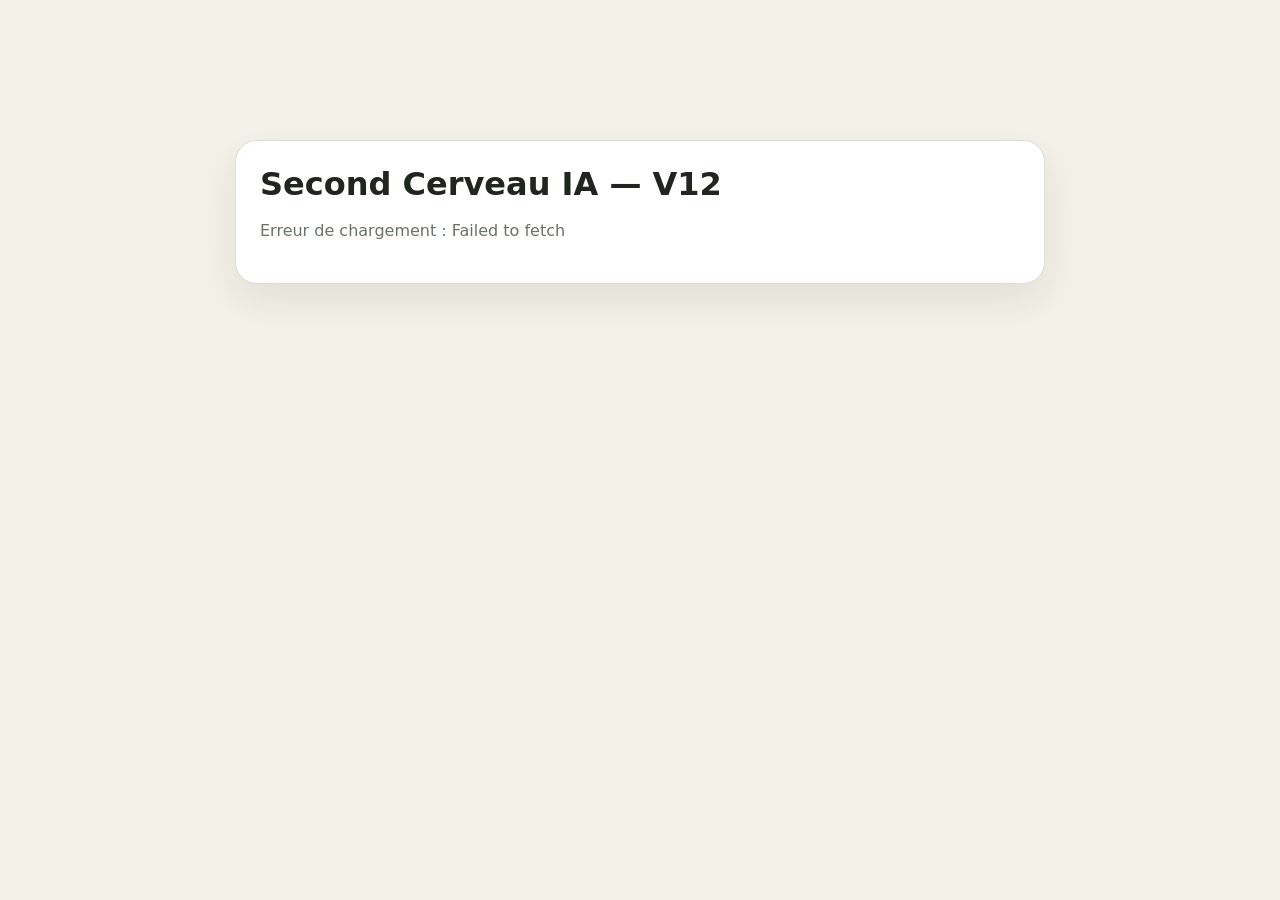
<file: pages/index.html>
<!doctype html>
<html lang="fr">
<head>
<meta charset="utf-8">
<meta name="viewport" content="width=device-width,initial-scale=1">
<title>Second Cerveau IA — V12</title>
<style>body{font-family:system-ui,-apple-system,Segoe UI,Arial,sans-serif;background:#f4f1e8;color:#20251f;margin:0;padding:32px}.card{max-width:760px;margin:12vh auto;background:#fff;border:1px solid #dbe0d6;border-radius:22px;padding:24px;box-shadow:0 16px 42px rgba(28,36,29,.09)}h1{margin:0 0 8px}p{color:#697268;line-height:1.5}</style>
</head>
<body>
<div class="card" id="status"><h1>Second Cerveau IA — V12</h1><p>Chargement de la version GitHub…</p></div>
<script>
(async()=>{
  const status=document.getElementById('status');
  try{
    const sourceUrl='https://raw.githubusercontent.com/jonathan777888/jonathan-os/main/second-cerveau/index.html';
    const wrapper=await fetch(sourceUrl,{cache:'no-store'}).then(r=>{if(!r.ok)throw new Error('Source GitHub introuvable');return r.text()});
    const m=wrapper.match(/const s='([^']+)'/);
    if(!m) throw new Error('Payload V12 introuvable dans GitHub');
    const alphabet='ABCDEFGHIJKLMNOPQRSTUVWXYZabcdefghijklmnopqrstuvwxyz0123456789+/';
    const clean=m[1].replace(/[^A-Za-z0-9+/=]/g,'');
    const out=[];
    let buffer=0,bits=0;
    for(const ch of clean){
      if(ch==='=') break;
      const v=alphabet.indexOf(ch);
      if(v<0) continue;
      buffer=(buffer<<6)|v; bits+=6;
      if(bits>=8){bits-=8;out.push((buffer>>bits)&255)}
    }
    const bytes=new Uint8Array(out);
    if(typeof DecompressionStream==='undefined') throw new Error('Ce navigateur ne prend pas en charge la décompression gzip moderne');
    const ds=new DecompressionStream('gzip');
    const html=await new Response(new Blob([bytes]).stream().pipeThrough(ds)).text();
    if(!html.includes('Second Cerveau IA')) throw new Error('La V12 récupérée est invalide');
    document.open(); document.write(html); document.close();
  }catch(e){
    status.innerHTML='<h1>Second Cerveau IA — V12</h1><p>Erreur de chargement : '+String(e.message||e)+'</p>';
  }
})();
</script>
</body>
</html>
</file>
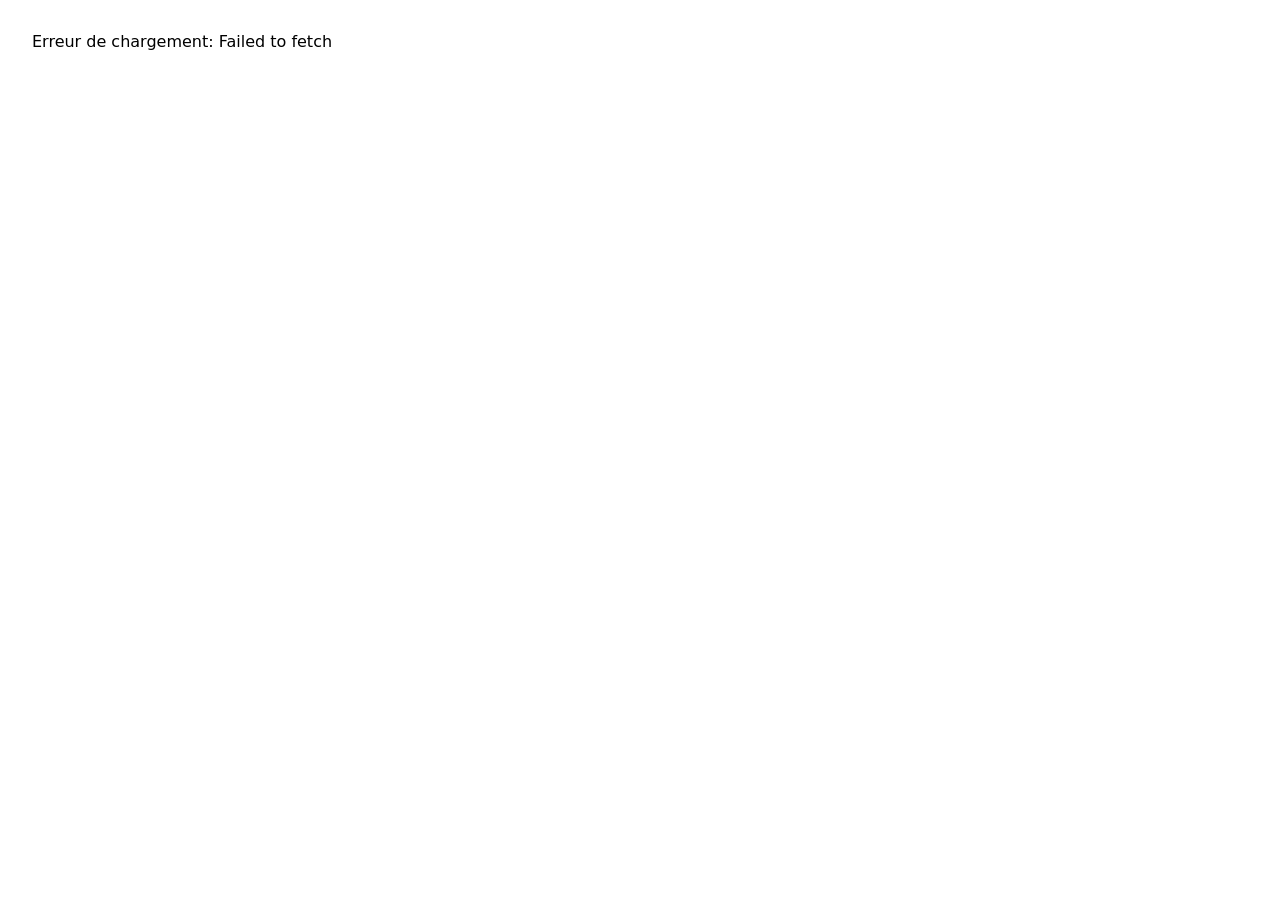
<file: second-cerveau/index.html>
<!doctype html><meta charset="utf-8"><title>Second Cerveau IA V12</title><div id="loading" style="font-family:system-ui;padding:24px">Chargement...</div><script>(async()=>{try{const s='H4sIAJDJlGoC/+1925LbSJbYu74ConoLxBZIkayLqkihatVq9Yxmpe4elbpnOtTyCCRAEioQoACwLsNixD45Yh/tcMSGn+zwi0ezEX71w75N/cl+gT/B55KZSFzIotQzsxthR0erCCAvJ0+ee2aefHzfi0fZ9dw3ptksPLn3GP8YoRtNnMY4aeAL3/Xgz8zPXGM0dZPUz5zGIhu3jhrydeTOfKdxEfiX8zjJGsYojjI/gmKXgZdNHc+/CEZ+ix7sIAqywA1b6cgNfaeLbWRBFvonZz5U84ynfnLhuwvj+RPjX//hvxg/dHuPH3KBe4/T7Br/9pM4zpat1nDSfzDeH3f9o0GrNXcjP4Tn8Rge0nicwW93fDTuwWMQnfcf9Dq9gy5+nC0y3+s/ODx+1DvEmmEQ+f0H3tDveIfwOEl8P+o/OBgdHR/sy+de/4Hvjveop0kcQvXh/pG758PjMFxA9YNHj4bHLjwm2LbrH3iHjxCQqevFl/2O0T2cXxn7PfgnmQzdZu/I3ju0e8d2u3Nsrf52OYyvWmnw+yCa9Idx4vlJC96scC7sYexdL2duMgmifmdFT2PAb2vszoLwuv8cUJ3Y6XWa+bPWIrBb7nwe+i1+YZ/5k9g3vn9uP0kA6XbqRmkr9ZNgPBi6o/NJEi8ir5+4Hs7IBP/CtDVHQTIKfcPNjCye24zGPVug2tg/+Bv7gT/yH3kjazCKwzjpX7hJk7BsrYaLLIsjmOX5IrMz/ypzE9+1Uz/0RxnB3Q+iKQCQrdoAKIzriumi3z3odOZXAzFQd5HFg7nreYgRxN2qDbAsvSCdh+51fxz6V4P3izQLxtctQW39dO4ClQ397BImbDBx51Rx4IbBJGoFgI2U6rVSgCkb0M/LBErhP6JfwDqAP+t390WPxrSrcD8gtMMs+f1R6M7mMInzK3v/4tLehx/WIPQzmIoWgoFQt9qdA3/GrcxlI0gFHaNTwBvRozXIUXF0iJhAsmxN/WAyzfrd9sHBqj0PwlChIIioAGGiCDwAo1D3CPrrduGFoCqc4kXaPz4+xnc5CTAkTOrFWaV3ljZ2ao4eLxm4006nPPZ258ifDXD6W1kCNDeOk1l/MZ/7ychNfcCJO0yLk4nThYDXTgvNh9GhessZjFSgBflJDRV4bF8NtA9AGmkcBp7Bw0BkWXdhgaSHPrQjGNpokaSAjXkcIKcRDG13lAUX/rKCQGQBgT1qS/RX4ZL23J34CgFRHPn8SjYsvwzDeHS+ao/cxKt2RhLP+pQB93qEoCsplrgkPwBQkyTwVNf4MMB/WsA58CbzcRiLWZT2YQaAWJsduztOLGOPqFWy26o9c+cEr+LeffEWFcknc3CnxMEjH2fhDu7taD0a057dTkH6BHHUQsDgRR1LI27ySvNinRPFwAfrGVhjkb0q/65obuOohu4fVeh+1R5mUYHSO0VK3/s0Su/2PoPQAYT2PAlg4Nc/g9KxlUs3iZai8PGwN94b5++B+rNmH3DiDkPA4rLQ0APvyD1yx2XQD8ePqAFVbRmj4Mmu++39AzkOaLflhmF86XvIQdGFmxKCl/GFn4zhPSuZChYf+N644x+XMXhUxCBi2U1yndk96nj+BJSkB/8N4e/x+NG4a8mel/M4DXD6+4kPvAQ8PhBqb4/Unpjm4x7pQJh38bXT+ZtVG/vSWgDZCYyY+YMgAlsMiDgvK9uh32IiW/4FAJgKKRPFnl/TVC6l6Reye7N10PkbG/+xBr+HyfT8q/6eDtvBAelrqbV6PZ1GkeJ0gVzE40bK1QwTMpUODmz5f/v40NIFWMeA5oyeMqv2OvYeWFZdMKuOLNY/JDz6oT/OJGHAnA0HWbwYTVvMkhpq2l7iToDPJ0ut8BCeB4rCjnuiKBs1QHw1tC+0ZgFU/G9fQnrcs7t7j+yjfbvdPbBsYOkOjmS/OpLuniU6ZNm3zKegt9cpTgGJYm3YQloKfPcUvssg7B1YEjueP3YXYcZdGtM9JSsB+gOp+VnKoXVVNXr20OjByi0PEJTVUVtCRNoi4Q7mkfjFY9jT2IF+C+A7dyrv4cF+76CnCyUN1uM6o0WT0HvrMKdN4IEgaUYf8BjQpL0HVNnrWSXpqTjmqICL/hSFjy5NH4CHcrx3pDEgOUbNbrtzKOY9tx7vUjugZiqKZx8tlknZbCTDoqQ2DzX2xVE++rOajXUTsM5ArDUnV23Pn2dgjwuYkKXJntZFCHcrivY2FwU3Tpbc21gSPTxZEpiF/h5srAFOIFRIA5S1BScGX+kGCIuEihmCxXKbA0uRBv8Mo2Mc+KE3SeYluw7sjIPc2yLZA+Z16A79cKk1qZhiq0k6Bpu/PMVVkAVMS01rKRyhRmBb5WfaNhU7RLqionPNtDpCjZT4NGBgziwA/[base64]/[base64]/+8RJuW40NY4uts0ezDujff98WYMFKN6KxJM+GUbKYS8i2LIIJEneb1OSMpW2x74WZIhaf48fxQnhCdyqFug1+LFZFqrDoWYBLfe/7Pyyd2quGpV0fvlnZQLNqMbTcDgFz6Je7h3iOSbJq04Cq9rPCOyJlvHNJvk+J9jIEjviIzRQRl76MFWAjolYP5u5nuB29RC7l2MPVhLCvzZn6Kk1uolaZpsKCACIjLigQp9VYXtUICGiwRqtkmXsmW2oYOKTuYoCiDSpgByCS2re48fioWlxw/FYheussAfL7gwRqGbpk4D4JCLYX4iX4LMaZxgqZPHIB8i+Rrj9I1N61lY+OTxtHvy1E0y3zZmtx9ncZDALyHYfMPPjOT2IwoKmF6Aq3vyeH7yfWTgus7tH2a+cfvxAkkmGBvzeJEYIG8CACzzUyNBueynNj3cfswWHj3EkQEC/sINQv6S3P7xQpbKbv/HaCofkMNSBAD/DIMQlILxYRFnAUa60rbxAl4DJ0e3H7EVP8XQrZG6iwt/AhYcvfWwDvYYuRfBBGYIIIQG5/4CY1HG7R+zBIZ4hauFVB7sgdT4RRxPQt/4Kgku/Pbjh3MYscQocVfDCDyngUUBJWdkZTcMmjkokCsBcFsbJ4BmY3r7MQFBZHiA2RGQCvYM3tcP3a7RB+AWOLwQ/gcmStjUTo05IH10+9FDyZWCOIEqMCUpzCHCaRvuhT/CiRkt5tA68R60mRpuNELkGCH9S2tykZ/[base64]/qE6hVEgxTHowWw+dW+MVvkvLE8Xu9DHxPLyb0goLpDVlUPCEPfBlfOQ0Ktex1OsZxr9MAFPnI+v6TdA4U9ArR7jRQ1UJ7D6HBIqj0773HLsV4dILBFw2kCQIAQ3pn8OY1bmponPzq9mMKk/x0moD/JGikUO4rPx0Bom4/hkzFYEItIpp1lvwgMmexF4DCS0B/gGwCNbBAOyunHRtroGgy4gV9kzTEZKOhToaLAFwSSApP+ACzHADFPX5ITyePaZG/ULOhIBejq87iXT2w8BA9yGjAmk6+BDWNfchin97dC0DKVuN5AaYYEAQy7jQOgVydxjTL5mn/4cN2u/05A3Un6XaYhIKlnv2rtjGOAzvX7i4IqxE4VoukFulbywFmTCTXZ1HiT4Akky3YGaTH02kAQIP4OMvJbkM9A5f+uDJHxrnT//Pf/uk/GWfgfQJMPpE20nlZMtSZBdzKL4MIZNgL10ixDT9NSeojTxjev/7Df3XRG2DmUHKH7RliliFIPtRCqAaJv4D50QJIGSCyVMgACBfBp3LOK7bPRjwi4/a/I0uC56SxE68n1VCB5NbXYOT4GckeKrqebmSNF9R5kXi+iWdoBoWukgJGM56zZAmtxqZJfiUq4Dw/ZUmjNVOeJkSODkz6AsipUZy7GlpNhWWHVUGrCkNPCVkSr6jb+VGo9jVaXlPv0tCpqHM9zFr8nMSXmj4vWUiszF+hjQ7m4DRIcU4zl76iaYzqmgiM6A0s7xHqdySAD4vAyJAaUU9ApXkST5BW/UTX4uunFsfxFdjUDQP37QHp4++tOPuVwIHG28RjOLI7mRxsZIzbcRswIa+kFUyN5CYwewx1xCCNOfQQi5j+IJA/3Tv59QJQA05FS2DKBXsrGYEtD6gH/syQ4hSOT2Ee9jQ1gXBexsk5U9YGtbChwwinxpi7qeq4rhdwkn7zMzsCb0i6Qi4IlzCIkzWdBTOgkQu/[base64]/NwAf/g2kZE79gTBwOKIw0IhYw2FH3/osNfwX4hONSooSIicR48T7bshinjz21jMjyfa2V+BWgkA2WrXrh0SY2qWIqywcgiA0Z9D47/Z5mET2kb3GIb65cB4wrZzzOBtzJEBbqrpmgK3qyLAgAkZkJUfxEkkwWQokLA3a7nS8GHknxAKYKUzwlIqpJaacCgsW1RI8l6JMnWCEuNdF8JJmONiPCqSMYn0q8LaJihD73NRIpefr3wER8F1D4DKx/eG14cpK33PmItBicRICQROsuje2BVZCBHUp+o2jitI4i7zANatXrK0KC5KmQcoaMa1NEVTmG9S2/tlXhV58vnCzgFPIATDvZ73mMuygx3DhTm3v4vYDwjGKEBXpX8nyj/RfBpC/Ev4lMg/[base64]/rA8PMr98lMdhVE58WKIqrNGCT0aIEL0LYBhje8GQb4N5lIHvRlgXv3Q2Ra13EG2k8je03s25hEW0t7+awVxC7fRwncufpNM6+BO9ND7IayDZgM4AjdafDx+sz1AJjBar/6uzbb/KKBTqmeuM4IXcFSj9HplEquW4FvLpW3Dh5Piv0VMeAYvW0IV2jvC9mw3EAEslwRyN/ntHCXRiMKADx8H0aR3Yb/62TC9oC83pLAnQTxrgDASEpqsBnt1TY2KEepLcNucib2gXLW664iQU2IKgQHU9Qm0B5NWtKwgkAS6ttvF6g83iFqhnUEboPCRv6+hKaMV8E6BPgclUgscqeGAeeWKP6ICfXBwzXW1RuYd7BpR/nEVGPlvAmBEx7FM9gZih05TR+N4TRnjcQP+hDx3M/glmXvdSuam9LOd8uLhJwKXUUPH7obgYUt9oCoyb/trCytCBg77ZTf1kSRRuELxP0WvH7CYGAUlBMFtx4fkeFzkpBBAwgPKldLq2NIZQqi/M3vMKbe+LIc9yYHpRgpsiDU5GwsHj1TFu0Rvc3gqn0SWykaTAM5Sr2yNcWsdvGKwxQRBzIocVvd4FRm5Jnrgfy7pDUIqyG6wtpye4uiYANelkP+uCmkVfc6PX60E9OJSFgYHSN/a/1oTrFTXwHeNJjvaFzlxxlkuJtQCdn12DnwK8g5VC0hkjJHn3cn0GF2fH5gHE0EGIpxk5+AGyBDoLhkCkNxjnJvsKav9yMQDLhIXObgUdhMcpH/pRLUpEVni379a+CCcdlNB1ifPtkkU2N5tOQpP7zr0Rpq23gskOWLEa4CIMmvtojAcKUQkQG0sw8uf1jRnFfgJCjYOy9jTAAf8WLcn+uQJ0mLDyN9jfIDFFki+CaXO9MAePz7ORes2k5J8t7uF0iM558993vfnj26uz5t984ZrfX7rQ7pm2cPf3ls5dP1Iduzzb+/tmPjpmSEYbrLwD6aJEkgFoo/svnZ69LH9kQu4aPL5794snTH3939vrJ62e/q7Zy8SgvU9POxaNqU6+e/fD82W+4rfdx5GZTN2p54Edci8WDtHXRzYu/fPKdaFkVFiv1sunWxYE5EAj5wgHsnnjxaEHyARTMs5DI88vr514z8CzbWEAJxKFhRi1z9yU02cal+HjWtNpZfJYlQTRp7h1a7RSI0W/27G7H2sWFgHYUX9aXae1bEoBRCArKiZ0TNFvaczzH36SfKVUCMd6MLVVanNJ/nfi+swy8vvkefPnUtOkkft8sLFqbdES9bz4PicAxXjD1Z0HEziw8fnf7h8RvG0+F1JwkYPsQB4SLAGOexntaDUHZe/sHMqOh/Wl84U7bpo3irG9Cz+4k7b8xR7TpwbTNcRyYb+2r/uFBx77u7+917BEuQQLp9N/cQ5ABnU1LAgy8iRUEpL/CYIoQMiA03gPEScwrOGDGfecmcUgc/FXgg0vwK/kZixdGbswwzPkHkBA0VAm1ja2kIKp4yYe2GgFOwEyrjoegMueFLrVxdQvjeruyq0MD8MZukFI3LCAZRjnYl/rGLwwaASTBFf/[base64]/+lQvilJ2sbBqjukNiYMDIvaLdixUABeSAP2qRAO0e1mGwFoevcBdlGYPglHkCiVdinyVtfxQoBHhg1qugUEnGVLfKQeWuGyjT/GTG4USke1psajAsje+oM/xGzQLGAKoLP4xxa79acwaDiGyk+rbajQqv5PtMUGxRH/Ajh7zbI7HVK6Pu3tvV4N54EY3Elkk6ZIrmqd+0luDbLpJoiblk+kswtn5gI6SvWRF2ikrFlV+KloQ9SnxoyXuS9SP/0viKWgV9+PzsW6ESLXsWTBIs83USz/[base64]/969R5U7XZfC/IMJcAGm32ps9gApZsyUMUHhj7qSm96dvBhm/75tsBAT6OkyYDf27EYzkCa6kGlGPpXKAFxo1nW0WRyClym/jcRuq3IvrjyOcBiHTfEAXAKM0/y1qCHeCL+OVob2UhyShQSv509PcKBGQi7AT/OurNIHUintvzwRBGh/[base64]/Xq9DRpg0Ec4i8sKzbP5CXFC24pl9dJW/3GT6v1wKZNyQWSCxeZA4ADLT1JEve6HaT0VxVDkUq/2sDNz1yY3gRcZSie7OwkbezUgibe8M+3ThU3K2slOVO0tLODwW4QCJINHceMh+/BOTet5bf0o42uEnCbAkP13nyDHdnJW/TYsecN/YrJg1IFvYUFfummuF2X565aWc77/ftq9kCcBODO3txo86W9EzMj3hSUip9MFPY5QGuz8rCWqGNcz/M9Bw8T4nykycipzJkoPighB8quQYzwmxeJwx0ylgZqDvLh7+w070O5m5v7xS/wzoLJ16s7yYBg3d1drRSG6E0BvRwTpMicgh80ohK61dEpyTzQ8ZFLxMS9dO6yIyqBkNyqoGG7lxYD7xTmQ/VtYwlNgCkdRTJaaN6q7rxDF3+ean07qGpOBQZbV7kKvdPAKiICquzs6NpwM1b0khp2VjmAU4LwDYaTbC1o9VaHE4NKua6fnttv3lpVkYOlLAv/VUQ9ZVkzPaXUBP7pllBPuXgOeQH2NZSrayv49hWr6NRhzQUmXXpzU9Lba7WZpqFqdNmdSqvu5c1NRZWRgcN/bm6qzoAo0ZbejFN6vrl581aWIb/MKQXHBqk6Cwyjz3+LitswdJpbUflP2TGZTuKveKe5JE6ROgrfrNPCI3gvSE7arFngMIOjdyaD2k0eZ67QtYkvF8UUnaAW4N81aKFPCquFJxoGSjFUGsVP7XEQec3IOUF8NSNu20LlJwMNxBP3saZFJoTzuWGPT49lgItbBHa+SKdNAmWF/+bDLTyp4abZwrteM149UOHzj7ftIBqF+LNZwIZFKKDGxAzUoxnaDjM/IWzedxyuMCiAxiPgLyuJ1/xrGs/8TwbOqunh86JA64M564M4rB7hyZ1tS1kc3Li5qX7w4T3TGzVoLbndzw4SfWpIqJ7gGJYV/cmnvvhINKcAr85oYaz5VDbyIJEpwk0woaU2amf0k6NVnxeRuisQBTYlcxroHkdFKmyZys0R6xzCjhR2mO99i+eNE1S/dYYZNmaVq9CCbm09+iJrsY5lDah+shZUj2t9tbzERn+t1n/FKErJc2WQrPrylRDMmspFW6B5UQ4nXZDfBR7ii/jST566KfqLudlgfvP1V/A58WlnX/Phm58Wnb1Op4V/DsdvH05sqk0Ogh7FAvJoyk1Pytog/Civbr2D+teYBK0cOs5nADDCVILxrztXqCYEzizkWl4uvgaMaKgtfCBna5qboWSxCkP0fskSBTPUASkzbS+idBqMs82RkXVhXz0+QmCDCJ86U7HA2bF7nTVIINBKA5/egbF1dUB6eH6isKBhZwzmXOZHaCuSzWNTdjinY+PWqiijWK6N8QFAErraQjriwc5+Xl6UhqE1K5ZQ7p2OnBO9uxHX3e3a1BA0binTrOiuo2rDTaK4zqxiwVpLTIRk27EavHJOrjjnZOCBpoNqp/QIShAj57qnOov5xGiTh2BjF0gM/KhGYuUhaMoqRIvMTqkQdf4c8yaSDlKdI3UFJ07HWpYr4C5jIIPA7qqhgwnqS/ekUhzVG6BRA3uEEOszOopDVAb48bmH1ovn25jzHin3zM+aFo8P38tBwecB/N8G27kpsAYzyTk7181kqZsR9pHPHzys9OUSPNz6JWakagr8EmqEthJgDGS8V59uYsyoWCLwUqc8StCBi+HTeAEkSzsPOMEzlGxjppRWV+q3WTpxZMnTd/lR3T/9s/HFUhgMK+NP/0Lbq/wUXsrSq8Ih2/z9SffUTE3Q6Cvj9Kfop+j7wvFcPIPr0hFeMpUuxAlA7Xxv+11/Exyf2SbhDYY8DkCJwaAticKinNQIKWcipKiBdJ6V61d8lsZ34pzcRyxP3bSZtDFAa+3saG8y3JQhmkYXT5FQxl69LJkRfz4HUpa/HMAoVC1bNqQpRSCZxdpLdw4j+aJpqtO2qGH9q0wcL3LML+kwtDwF3TZK6CSrrZASxcUF4duPEsdtU/cU01HNIhNbBbna33l80jBR3c+ck+bS3AEC2XFn8wHYeI/xd5jhzxP8OaGfDfyJaWrgoWE24OHB3vHAXL2ZvS2wtzZmGeGjFBEOIIB/mcALFxN8puwQYOHz+/YHPKRzRgiNkydh2DQJ1WbO1yS1mCaaOG8XE7CdI9Acr1++gPkQPISi11kjfwf4Po9HkqJQ2oGnnJ8k9HNHbSriVVCxr+ibs6aJ21z7Dx9eXl62L/facTJ52Ot0Opi5gvacZFNTsfWVI9ptX+2S4LqyHvYGc1SQTzKYo+ECdLbpmfa7l8Bgsugq/329Mp7C06z4zlavqFF+we1rL99ZlZ6APcBDN3FXrVn9ivsBz9Hef+Dtecej9UU4mxQU7LX3TZ4QMDSABChfQXNuYRS2wppakJ7R4+YyVTCpPdRfAZeSwACj8f6wKGx/7vysmwKXMegi4n8NP5rwYndI07bix2t4vIbH1qMOoX3INYY/D+GPjo877t4WCF9fxHPTqYs2IhR7ZBzWz0s9J5DFs8qj8364Br2AqOACWvbDNu1x/AavqDEpnbK528xNGyEWT03emm2gIrJ2TepHbMKbBVGTrbQDa7epBKrjiFZOTUO+pNrYJ+3GbGM2N4c7u7q5OTzoQMvzKzMvkMVz8f365mZ/T/9eQBzuDuMdPlkccQ+ZOyRLyelUi+cJpaCSnjkGxsfczY491szl0zvBj4F3X8OL3L/MZyv4QSVx0FJbF9NY5QpZZLxoGBwGrPlycvtPamsz2QGFZGrg5jdOFGT6jD3lrYB985uAMqyZu0wdKr/aHtRDbaONeCX2mOtfMAIB6kcc3F5ElIO2mjNHy6fTNrGh+ck7RCAYfc8wqxlumcUTAqBGwCY9N22fxTUqblz/ATqMwSLKhNYQaDOVYaEISwxV184rq76nc//aiy8j1Rd0Bq8QSc+Qms2bG/XCMNGwuBOYpd+eJ3RjgIgCN63NkK2kCoEmHACyoCTLzaOQhN/W0qsdjkieng+pBhjw2YBrvkviuct50gg73l0TsV1LA93Slpb8ikKfFdaw/AjXmr4CP7Lphzb5A9JS0GUZDHclTa1nXoBYkY+MprTgUNa0yiuclK+MQxs2Ghie+E3XGf0WPE768aP8gZrpt/rDjywptsD6JxAtFWXeBcwsYFCgFX1vZ0d725GFxRDQQRtoIxiIEYCzRJvqfzsQI5EvfhxoI/pmMRv6STtIv8ZlGl9IV+uU/+Lmx4E25NrS16I0bRsW0vM7RsJTd46RxNM2DEvg5bm3lv1ECRyLwtx9HmXRCPCu8tHx/VO/tb3rfID87keyIQgzOzukeqbX8zhreldQ2Hp8KNtk3BEapXpDmMj9NOUFFsBsjJLcnzvu2EqhdXtdnVB2vStLVLjOKzzSKhwd6LS0CwCVFR13V6PhuFn+wIT/Ag3rb6PwunkXbhfzdZjVGQKbAPvNd1N/40QW8SUMdR1l0A1h11qSn1RwkWgLxvIuYbhpMCM8VQw6mU5KFODX2eEOGFdVb0ZDp7CLSg5MxRFZG/3Z5HiImM6f1779f93/+P/ux79P96PCZFJ3LythNikSrJubnJcwoFJI9VgKqogYlSwmi1y44cKXHzEoIgtgrkPtuzBa1WdcVNI+4yKZ/hkzt6jPuLAHzxySfA+iqWnaYB5i2TwZH5SWt2s5UcHyxnKFnG6mpQmX9XEuJl30m6A53O6VxeLBwnvXNHqPs6mflGlelD3Fen3BBjJc+q7gMhRyrzeEqZ/w7SaAFPkZRKnxr//xPxv8nfo8VXg/xa/[base64]/mUtKhsClApWtinlNsDylsAxIkecR4QCaxZOBr4t/udTgvktsWn4LYoV9g/kM9AaQE/0v0+tHNoytHoLE77gIdOgrN+7PMaSUnqal5euFiPI8353oQoZbni5VyarQtPzbmKwXQPOxaiS5U+Ktm5UFbGY6CuVULZPN9UMS9uqJj/DBzKzKvr6GcNDtXSjlAZTp0+UVtszTM6C43ZfcwBKxGnRr+I8gPWI06NislLIPKdGi3DefpBs5jM2rSkKDb2SvHyZRyDzR4pcXLnGoR2uL9tVlBYUF46EnWvPkef4FmlDerwDiqqTozQCAn/[base64]/[base64]/b60PcrUwelmSvlDSvZnIdknZ28lm4cTFOXph+qyonCDWxmqaigVg7UsRWqYTDdC5ceBzmQ5fdTLsidaglljBF7gBBUJyJ1yfwDMFK/ucfLWpSTlp4ow3YKLHXmmqcLM2oGmOk5WZ5iqHLzNgVNNvW5CDpO9dpFLu1YicDN6Luh1Jsum3ZIEUnTSsWq6+JQpjU5x2WolMuXAT207CU1z8ZXap3D7sfCh/a7PHphMjaUTSp4TiPJnYZoBTlWIirAAK50NKu4ZtTbDD9CXa+SDKX+pjm1DicJQN5Qrpy56N6hslhBHDkDko6Gg8q3W+P3ydIKQl7ijA/Mg4C8UzDN07O4QmrPcqauTm7M2I582jKyMP/1v4b9jvZqgBjQzTFRVkahqC6ELJiOMBeXtrODw3yVq1fJmWdpuJWzzrMnby1SGdLM4LU5Oea6EbobJmZWdfW687O8remDJqTL4rrGhpV+i5Wwu2bW2mJi8lOCPsr9BJjc2sLNzX05mweBWg6rdhS6jOzKbt2kzMfVVv5xYdA147GnmI/lMd2eLdAVg6L8p4MsuwmeX0GTrIL1VlIA5h77AbYDKR1g/lZU3A31PZAL4zHdM4b7eLZcQ1I6NkZgSvI1SnYKQGYXyYI6N0rH/Rq3M0xIo+aG2CPmUuByY/G3+0078cV+EimTfVpk2JIizMlQ5XTBYswJMUvTYSpDYNVKnBh4SIev38RVh4FTDEoKsAEEmIYAfoPszcdmwrYIDahtgHsk0y9BkApo7DPaaI7GlKUQVpFJCsfVg7lJphlaa2rZmadvK0C6DhRVX+Q7YkRZNzOJzP0q1XYN0tACAZKZ7+OY/uK3fd1rHb3cfKmYjBgz9aJJNT3qaH8OpqZsfJC1/yBzR/Ie8b0HukpPlCUzwJKnnK0buLsC+e0XqnI8VpZhC0OkMPmTlbZpT3BgvT9FklkUld53egHYW5E1adaX21EnhZbvdvrLp9WpVHCq9BHuq6Ejx65bLf3M35sgiR7aQ9bteen+gjZFalvI6kfyhGMlLQMVINA9UNyIdeMFqSFIZ+i/YBZxMvFG8VhGpLo/m45OV7/XZVx/yjT77+UafhGYpPzSAUb1VnqRxO+2cZyUXvpBS0jT511E2dd79Or/D4YvlhxXuPn4qq+VOVP+niLYYw/iZRq0kVdAdaNyX2AHMBbW9i8ZisNtdtY03uA6BGFi9NfCn2O6MF0zSoz7W7lHHAjDeWZzcQzQlrF11e4SWaJ2TZub591X+wvZPkdzCmsUYVik6PVoIhM6WURlLgv5TJC7QMd0F3t/imdNFgHhoGS/FPSuIMaqURzZgROYKy3yn3ceSl9PjG6ro7T+o+1T8RCucO/ii6LuBXJbAc726bGa+At6VEha3/Xi0NqnNEh0Fh7pyCiVqf4pkuni6UAAzw8M4cakAyiK5Q8NmC2SHEO67TRLnp6bRxHfwc9e0aCuhJMufIl7PyLPkl9wI6npVsdwxw7cw22Um7hqjnQctAKsGnJVOkSGysgVvyAt+EdUCYY5E2Cn/QVejIRM5815CwNDonC4AYDsWimFDaHNnbHPXNkfVeKvlSl6+qvsP2Wb/ISv4D9gDox4cCXNXFFj4FrYOHqL+QR6HpC2K0n9QqTq1RMPi2t47MwlzLuIvljIL8fdJCFIf0JQnBDY2OSglbEkPpeySFJYe81SeW8Z/5BUCn+CQiInUXRI88JIHVXTnoMR48vARLTiPcj9EtEk8l1mKLEZtQQ6KzBC5pUi44ALcJriFM1UGfZ03JU7erxEbVT+Kwa8HTD9+VCAGFflmsry50YSsOi5B8LdMPBk50F0uTGns+d+/eo5B1Bhlu2IOtWczc4MwrStpVu4vNncV8wBboK4hacUOFAorKR82ZNdW7x4yBk455aTz+tnL7148ef1sB4WaAyRNCm0HbcIUHr3VQ/xnR8ILD/xLBOTFZQZ3+J/qvoq1XmXRl+RZrXMkNbcxv42i7DTCfKkCC18L9aEw7ReXnvkTE7Wg4e28xLphVZaCJJ0VHzVtwZmPZTo+kUIrjIe04PIl/Gi+qTtCSvnG7J711l6iSO+b5WT75sqy3bU79F2gV7dNUvD7Vy/EV/ZK4LmJAGAB3JiKUTaVymvEJIkJvFrmrsYRuyYl9zehElEB7V3OXgczP15klJ8Y+8G7x861fhgEy+52Oh2KZ6iLDzR60jBEFm1+v8L6ZbWVWHGRFxTocWUXNPbI8BWRjh215RbvL0hP2286fEJ/LIlSS1kzfK+nrHEv3QBaIIOgKd1MLXEYFFepw/4aJ51rj5zpq94osGBmQ7CNmvr6IuOKVhhVspkksZai5Nf6xQtBBLQeeFRUoU6Sf2EdEbTx3/vXTWbcRRIWvUjm+13zxtwVbAVFxBl14uPiUXVNUgfp96k/XoS4Lo7n3HlurpzSQXcWMSoX1tXOzhVakw/[base64]/[base64]/zQMEVBQqWAiEVeK5K0OyaxgMw6ILdrmVfnbZdmLQrjBkiiZQBhTLlXHVohfNsARC1U4y+McBHMWENqJyy5NcymvC9lolRnyfRJniq65uEj3Utsv5e22SACd0QIF5bqGA7z2OwtucNXCJ74bXPdVOkStTB72a18yJbRj9jY8NYoK5dnvFNPWyTo1CktMEMhZ+ffKyax/E8AtPvZyXr3d/8eW/z596/[base64]/E51VFI0ak7EAXd2xHkA/aWF+dH0GuVsafTMNUQmuJpkMnSYSZMoyheNr+g4U+GqImEbwbfi6oObJGXJQ6MtSp/yK5H+8D7UlvHcJTRd2BS+bl1A7Bah08J5jJ8u0MDUZQFA5YL7a2jXYf/pn41Ndz0Zf/oXFXDjwa0+Yyq1Xfc8Ofg9qttcz/FNPOyqttdv3FtfxAziTG740JefXG6jtJVvKIwyc5xghBthyv1gETKtIWg5HKGjME7UVDYvm23YVOqcpGwb72K+SlBlMobLT3pY3bgxzO138/lrAssy8HoZJyijfPe8T/+24FujLiws477cKPo1q7tixSeF0nRV3DA5OeNLT/piC0yOmXXOxAoKtnOfBU/3Jyev1C1mfRHp1ssUw91rLoLTdsUc8e1edfeVUoSVnDU5WDkqIjw9gE3HuPo9vmjsiyUdssgvOF0XE0dkteLQo05KrVc2QW64l03sVSQU1LYlUMZJDJBh74ywD5BHpLGek3uqJ7AoHp1/96YOX0/PztoAiTv3JTBv36mo7wbewVRvfrizw2Us+C2CJSJyglsC7g6PFxC8OUguNgc7FUFbDvLnQXJs/duQPDgC2LcuoWh8SR+Y9m2T+YOOCjJvmFsF9vXZ/LMDLhpXgN8vHf/+S8yyfh7klOdSBLJ5hgsAYI5rGb/h+ZYHBC0tBi7TWoM/R8jmPVaUAevdC07Wwfm1RBt5ki11C6p3+/E9337N+yiRN9rGC1z6ntFaRWKcvluTS0uDjPsf6HJoffbGvNTrOCfnPAypvVqT+6rG8Bjw6enSTYrlzZsvWONL+Ukr57UYquTMKmXIklnI8J4wjA/zTsyVJY4b5FdEbrXXtphhtLTT9tOHuWmPbVh5Q/cil7bX0s1q+fW2mLKNLacIV8jdBZtOclcF0It+Y6e6R3HuL/BEo3H7RyStwlW2YkOure1Kx7wt6obbd9W18c05LdVNKnVZLcv30myRBRPwnF/HWliDn/KRBY7fbDRCFAdcgbPOcWm0qwQjgDnVevrEXLfufVXInn4lc8HXXO2jLAdxF6TYZqsRL9tzxgPejrLFAQZiTxRswbqdtJpO/ayds9oV3Z9yHIEA26wP9ESApq748dJODSmneVYULWH/tLIag6/f7FaUx1sR+/k3X6gpLNKgBOLRvHr24tmTs2dnzpt7y4u++UO3Z+KpBZ9+YqLNrHjpqm/80O2CRVnKDFi92Fre/msb+uXXwq7HNJJCvnL9UTAMUV7S7Xp4OkWtNeDVr24qnCklM+iTmD5qoW3iNW40gq4cwVP22gMUyLjECYMAyBF+HheOpWMXxDeJ65m8/cYGkqS6GLIpXBfv+YUbh11xyvv240SkmjQu4hC6d3HPdw5aR4L2aj36xM3hPxw+/OERX3CXZow88QUvD8Q4at7ucT7iJPFlclFKfqmyhHELgNaULhcP3dv/6dJ1yJyfu5QoUzV9JJumPFrVkpI6tOaB2kY6UueAFjfEzvJmH8lmv4S5NbyFUdqW0Je3rsvdarbapaddsq6OYeIgGDuYk/[base64]/avLkRj6+f/fb1k1fPnuRvzkDqPn2tLxbniRC/4ox1WibEL2E60rmLWZt2dqQNpOX1q8sVWJtBgAa+snAnFYhicQ06WK+xdw0yeZrNwpN7/xconV55YLsAAA==',bin=atob(s),a=new Uint8Array(bin.length);for(let i=0;i<bin.length;i++)a[i]=bin.charCodeAt(i);const ds=new DecompressionStream('gzip');const txt=await new Response(new Blob([a]).stream().pipeThrough(ds)).text();document.open();document.write(txt.replace('</body></html>','<script src="challenge-40-days.js" defer><'+'/script><script src="spiritual-ladder.js" defer><'+'/script></body></html>'));document.close()}catch(e){document.getElementById('loading').textContent='Erreur de chargement: '+e.message}})();</script>
</file>
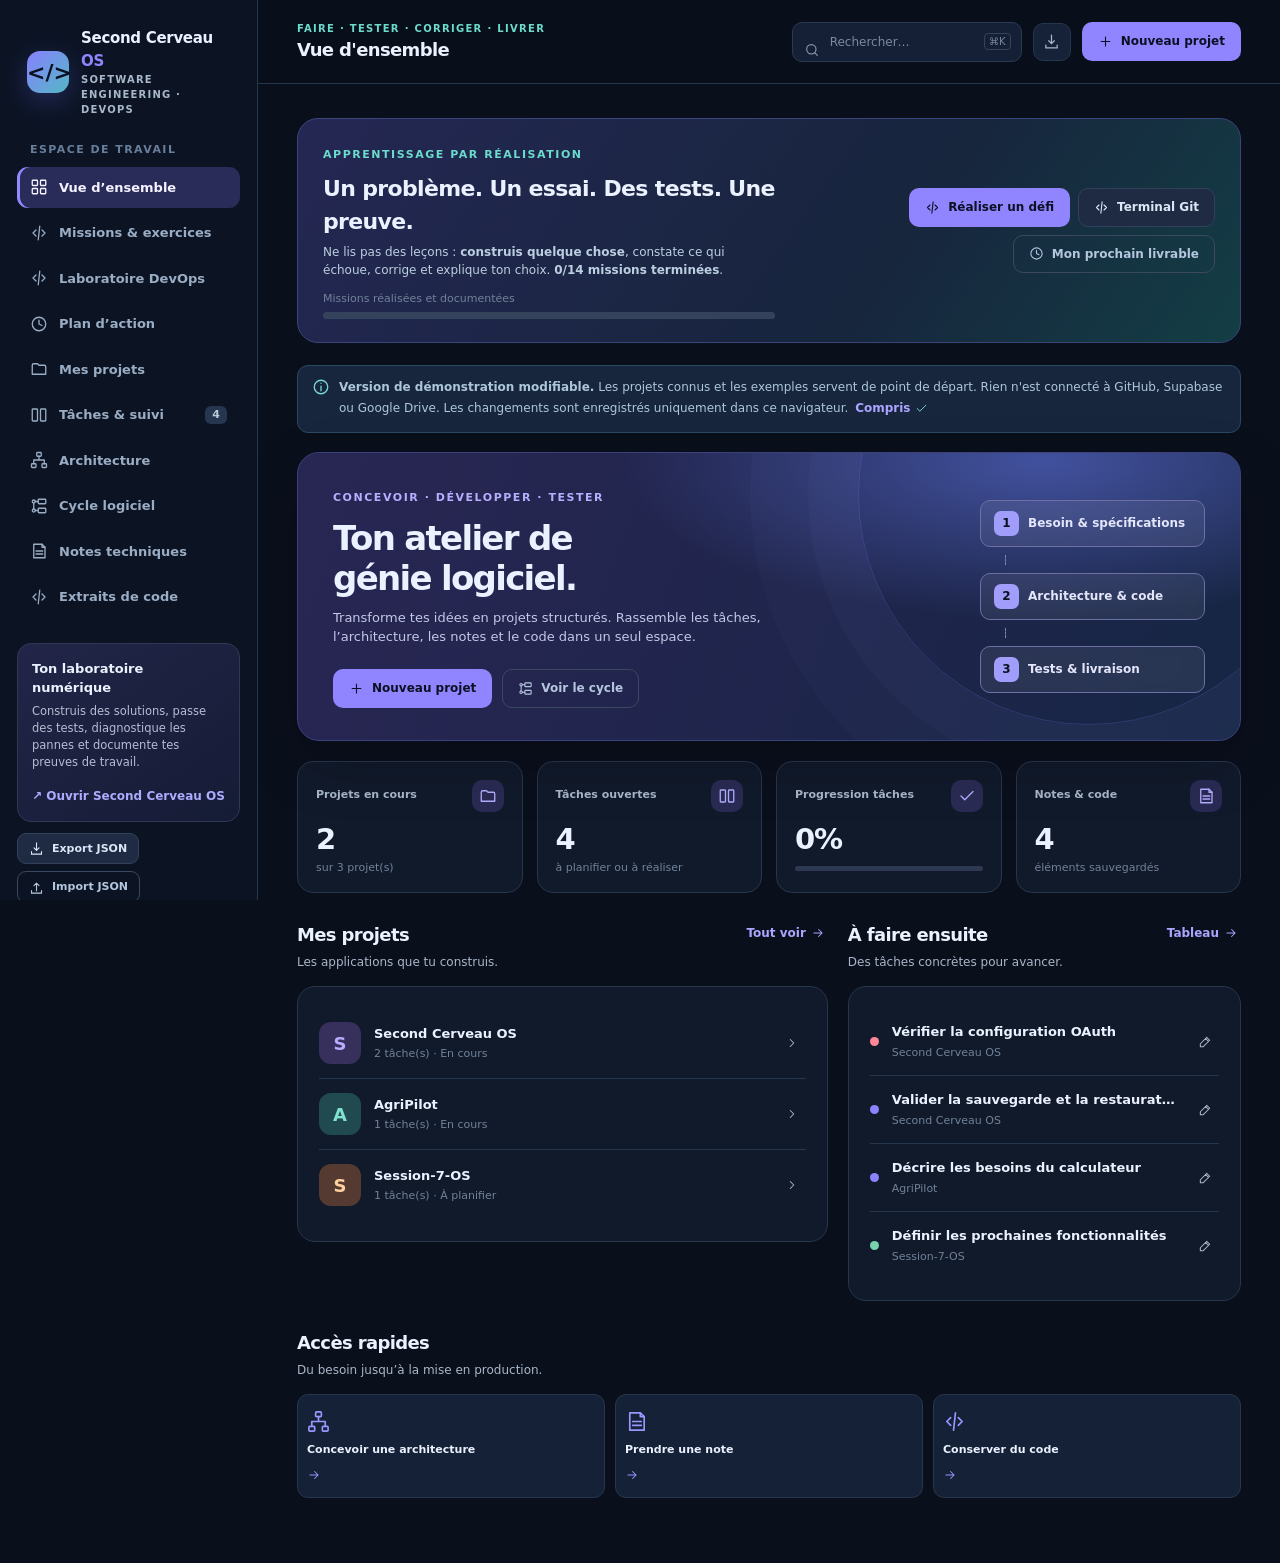
<file: second-cerveau/atelier-genie-logiciel.html>
<!DOCTYPE html>
<html lang="fr">
<head>
<meta charset="UTF-8">
<meta name="viewport" content="width=device-width, initial-scale=1.0">
<meta name="color-scheme" content="dark light">
<meta name="description" content="Atelier actif de développement logiciel : missions, code testé dans le navigateur, pratique Git, diagnostics CI/CD et réalisations de projet.">
<title>Second Cerveau OS · Atelier actif Software Engineering & DevOps</title>
<style>
:root{--bg:#0a0f1c;--sidebar:#0c1424;--surface:#111a2b;--surface2:#152137;--surface3:#1a2941;--line:#26364c;--text:#ebf2ff;--sub:#a9b7ca;--muted:#718299;--accent:#9185ff;--accent2:#6bdbcc;--yellow:#ffc778;--red:#ff8f9d;--shadow:0 22px 60px rgba(0,0,0,.18);--radius:18px;--control:#1b2840}
*{box-sizing:border-box}html,body{height:100%;margin:0}body{background:var(--bg);color:var(--text);font:15px/1.5 system-ui,-apple-system,BlinkMacSystemFont,"Segoe UI",sans-serif;overflow-x:hidden}button,input,textarea,select{font:inherit}button{cursor:pointer}a{color:inherit;text-decoration:none}button:focus-visible,input:focus-visible,textarea:focus-visible,select:focus-visible,a:focus-visible,[tabindex]:focus-visible{outline:2px solid var(--accent2);outline-offset:3px}::selection{background:#7972df;color:#fff}
.app{display:grid;grid-template-columns:258px minmax(0,1fr);min-height:100vh}.sidebar{background:var(--sidebar);border-right:1px solid var(--line);padding:27px 17px 20px;position:sticky;top:0;height:100vh;display:flex;flex-direction:column;gap:25px;z-index:5}.brand{display:flex;align-items:center;gap:12px;padding:0 10px}.brand-mark{width:42px;height:42px;border-radius:13px;display:grid;place-items:center;background:linear-gradient(135deg,#8980ff,#53b8c5);color:#0b1020;box-shadow:0 8px 25px #6366f144;font-size:22px;font-weight:800}.brand-name{font-size:15px;font-weight:800;letter-spacing:-.02em}.brand-caption{font-size:10px;color:var(--sub);letter-spacing:.12em;font-weight:800;text-transform:uppercase}.side-label{color:#697e99;font-size:11px;letter-spacing:.13em;font-weight:800;padding:0 13px;text-transform:uppercase;margin-bottom:8px}.side-nav{display:grid;gap:4px}.nav-btn{width:100%;display:flex;align-items:center;gap:11px;border:0;background:transparent;color:#9aadc4;text-align:left;padding:11px 13px;border-radius:11px;font-size:13px;font-weight:600;transition:background .15s,color .15s}.nav-btn:hover{background:#18253b;color:var(--text)}.nav-btn.active{color:#f5f3ff;background:#292b59;box-shadow:inset 3px 0 #9588ff}.nav-btn svg{flex-shrink:0}.nav-counter{font-size:11px;background:#26364f;color:#bdcad8;margin-left:auto;padding:1px 7px;border-radius:6px}.sidebar-bottom{margin-top:auto}.help-card{padding:15px 14px;border:1px solid #313755;background:linear-gradient(145deg,#222548,#151c35);border-radius:14px}.help-card strong{display:block;font-size:13px}.help-card p{color:#b6bdd4;font-size:11.5px;margin:5px 0 12px}.help-card .minor-link{font-size:12px;font-weight:800;color:#adabff}.side-footer{font-size:11px;color:#718198;padding:18px 11px 0}.main{min-width:0;max-width:100%;}.topbar{height:84px;display:flex;gap:18px;align-items:center;justify-content:space-between;border-bottom:1px solid var(--line);padding:0 39px;position:sticky;top:0;background:rgba(10,15,28,.92);backdrop-filter:blur(16px);z-index:4}.topbar-eyebrow{font-size:10px;letter-spacing:.13em;color:var(--accent2);text-transform:uppercase;font-weight:800}.topbar-title{margin:0;font-size:18px;font-weight:800;letter-spacing:-.035em}.top-actions{display:flex;align-items:center;gap:11px}.search-wrap{position:relative;display:flex;align-items:center}.search-wrap svg{position:absolute;left:12px;color:#8897ad}.search-wrap input{width:230px;padding:10px 12px 10px 37px;background:#152036;color:var(--text);border:1px solid #2b3a51;border-radius:10px;font-size:12px;outline:0}.search-wrap input::placeholder{color:#788aa1}.search-wrap input:focus{border-color:var(--accent)}.kbd{position:absolute;right:11px;color:#76869d;font-size:10px;border:1px solid #34425a;padding:0 4px;border-radius:4px;pointer-events:none}.icon-button{border:1px solid var(--line);background:#162238;color:var(--sub);width:38px;height:38px;border-radius:10px;display:inline-grid;place-items:center}.icon-button:hover{background:#22344d;color:#fff}.btn{display:inline-flex;align-items:center;justify-content:center;gap:8px;border:1px solid transparent;background:var(--accent);color:#0d1024;padding:10px 15px;border-radius:10px;font-size:12px;font-weight:800;white-space:nowrap;line-height:1.4}.btn:hover{filter:brightness(1.09)}.btn-secondary{background:#1e2b43;color:#dce6f8;border-color:#31415b}.btn-ghost{background:transparent;color:#b5c7df;border-color:#3b4960}.btn-danger{background:#512936;color:#ffbec6;border-color:#713c4c}.btn-sm{padding:7px 11px;font-size:11px;border-radius:9px}.btn svg{width:15px;height:15px}.btn:disabled{opacity:.45;cursor:not-allowed}.content{padding:34px 39px 65px;max-width:1480px;margin:0 auto}.row{display:flex;align-items:center;gap:12px}.space-between{justify-content:space-between}.muted{color:var(--sub)}.tiny{font-size:11px;color:var(--muted)}.eyebrow{font-size:11px;font-weight:800;letter-spacing:.14em;text-transform:uppercase;color:var(--accent2)}h1,h2,h3,p{margin-top:0}h1{font-size:30px;line-height:1.18;letter-spacing:-.05em;margin-bottom:10px}h2{font-size:18px;letter-spacing:-.035em;margin-bottom:0}h3{font-size:14px;margin-bottom:6px}p{color:var(--sub)}.section-head{display:flex;align-items:flex-start;justify-content:space-between;gap:12px;margin:28px 0 15px}.section-head .subtext{color:var(--sub);font-size:12px;margin:5px 0 0}.page-intro{display:flex;justify-content:space-between;gap:20px;align-items:flex-start;margin-bottom:28px}.page-intro p{font-size:13px;margin:5px 0 0;max-width:650px}.hero{min-height:234px;position:relative;overflow:hidden;background:radial-gradient(ellipse at 79% 3%,#42519e 0%,transparent 40%),linear-gradient(110deg,#282653 4%,#1d254a 65%,#162644);border:1px solid #3b417a;border-radius:22px;padding:32px 35px;box-shadow:var(--shadow);display:flex;justify-content:space-between;gap:24px}.hero:after{content:"";position:absolute;right:-80px;top:-190px;width:460px;height:460px;border:1px solid #8388ff35;border-radius:50%;box-shadow:0 0 0 50px #9999ff08,0 0 0 108px #9999ff06;pointer-events:none}.hero-copy{max-width:515px;z-index:1}.hero h1{font-size:34px;margin:10px 0}.hero p{font-size:13px;color:#c4c8e7;max-width:500px}.hero-actions{display:flex;gap:10px;flex-wrap:wrap;margin-top:22px}.hero-diagram{position:relative;z-index:1;display:grid;align-content:center;gap:8px;min-width:225px}.pipe-step{border:1px solid #6d70a2;background:#ffffff12;backdrop-filter:blur(5px);padding:10px 13px;border-radius:10px;color:#e4e6fb;font-size:12px;display:flex;gap:9px;align-items:center;font-weight:650}.pipe-step i{display:inline-grid;place-items:center;background:#a09dfb;color:#0a1320;font-style:normal;border-radius:7px;width:25px;height:25px}.pipe-line{border-left:1px dashed #7d82b9;height:10px;margin-left:25px}.stats{display:grid;grid-template-columns:repeat(4,minmax(0,1fr));gap:14px;margin-top:20px}.stat{padding:18px 18px 16px;background:var(--surface);border:1px solid var(--line);border-radius:16px}.stat-top{display:flex;justify-content:space-between;align-items:center;color:var(--sub);font-size:11px;font-weight:650}.stat-icon{width:32px;height:32px;display:grid;place-items:center;border-radius:10px;background:#2a2b54;color:#b5adff}.stat-value{font-size:29px;font-weight:800;line-height:1.15;margin:11px 0 4px;letter-spacing:-.04em}.stat-note{font-size:11px;color:var(--muted)}.overview-layout{display:grid;grid-template-columns:minmax(0,1.35fr) minmax(280px,1fr);gap:20px}.surface{background:var(--surface);border:1px solid var(--line);border-radius:var(--radius);overflow:hidden}.surface-pad{padding:21px}.list-row{display:flex;align-items:center;gap:13px;padding:14px 0;border-top:1px solid var(--line)}.list-row:first-child{border-top:0}.project-logo{width:42px;height:42px;border-radius:12px;display:grid;place-items:center;font-size:18px;font-weight:900;flex-shrink:0}.pl-violet{background:#37305d;color:#b9aaff}.pl-teal{background:#214a50;color:#80e1ce}.pl-orange{background:#543a31;color:#ffd1a1}.pl-blue{background:#244262;color:#a7d5fc}.row-main{min-width:0;flex:1}.row-title{font-size:13px;font-weight:750;white-space:nowrap;overflow:hidden;text-overflow:ellipsis}.row-meta{color:var(--muted);font-size:11px;margin-top:3px}.tag{display:inline-block;border:1px solid #3b4a62;background:#202e43;border-radius:6px;color:#aebed1;font-size:10px;padding:3px 7px;white-space:nowrap;font-weight:700}.tag.green{color:#7fe0bd;background:#16372f;border-color:#245848}.tag.purple{color:#bcb2ff;background:#2a2850;border-color:#45416d}.tag.amber{color:#ffd39b;background:#42352a;border-color:#6b533a}.tag.red{color:#ffacb7;background:#4e293a;border-color:#73404e}.tag.cyan{color:#8ee2e7;background:#1c3948;border-color:#315665}.task-dot{width:9px;height:9px;border-radius:50%;flex:0 0 9px;background:#8b83ff}.task-dot.high{background:#ff8797}.task-dot.low{background:#78d2ae}.empty{padding:32px 12px;text-align:center;color:var(--muted);font-size:13px}.empty svg{display:block;margin:0 auto 9px;color:#7488a1}.link-btn{border:0;background:transparent;color:#aba5ff;font-size:12px;font-weight:800;display:inline-flex;align-items:center;gap:5px;padding:3px}.link-btn:hover{color:#d8d4ff}.progress{height:5px;background:#2d3950;overflow:hidden;border-radius:9px;margin-top:10px}.progress>span{display:block;height:100%;border-radius:9px;background:linear-gradient(90deg,#8c82ff,#66d8ca)}.quick-guide{display:grid;grid-template-columns:repeat(3,1fr);gap:10px}.quick-guide button{border:1px solid var(--line);border-radius:11px;background:#152137;color:var(--text);padding:15px 9px;display:flex;flex-direction:column;align-items:flex-start;gap:9px;text-align:left;font-weight:750;font-size:11px}.quick-guide button:hover{border-color:#6664aa}.quick-guide svg{color:#9996ff}.grid-projects{display:grid;grid-template-columns:repeat(3,minmax(0,1fr));gap:16px}.project-card{border:1px solid var(--line);background:var(--surface);border-radius:17px;padding:20px;display:flex;flex-direction:column;min-height:245px;transition:transform .15s,border .15s}.project-card:hover{transform:translateY(-2px);border-color:#5a608c}.project-card .description{font-size:12px;color:var(--sub);margin-top:12px;line-height:1.65;flex:1}.chips{display:flex;gap:6px;flex-wrap:wrap;margin-top:12px}.card-footer{display:flex;align-items:center;justify-content:space-between;border-top:1px solid var(--line);padding-top:14px;margin-top:17px;gap:8px}.filters{display:flex;gap:8px;flex-wrap:wrap;margin-bottom:18px}.chip-btn{border:1px solid #304056;background:#172237;color:#a8bad0;padding:8px 12px;border-radius:9px;font-size:12px;font-weight:700}.chip-btn.active{border-color:#7975ce;background:#2b2954;color:#ded9ff}.kanban{display:grid;grid-template-columns:repeat(3,minmax(220px,1fr));align-items:start;gap:15px}.kanban-col{background:#10192a;border:1px solid var(--line);border-radius:15px;min-height:315px;padding:15px}.kanban-head{display:flex;justify-content:space-between;align-items:center;padding:2px 2px 16px;font-size:13px;font-weight:800}.kanban-count{background:#28374b;color:#bdcad8;padding:2px 8px;border-radius:7px;font-size:11px}.task-card{background:#182338;border:1px solid #2d3c51;border-radius:12px;padding:14px;margin:0 0 10px}.task-card:hover{border-color:#55647c}.task-card h3{font-size:13px;line-height:1.5;margin-bottom:7px}.task-card p{font-size:11px;margin:0 0 12px;line-height:1.55}.task-footer{display:flex;justify-content:space-between;align-items:center;gap:8px;padding-top:11px;border-top:1px solid #2c3a50}.mini-actions{display:flex;gap:3px;align-items:center}.mini-btn{width:28px;height:28px;display:inline-grid;place-items:center;border:0;color:#aab9ca;background:transparent;border-radius:6px}.mini-btn:hover{background:#293950;color:#fff}.mini-btn svg{width:14px;height:14px}.subtle-divider{height:1px;background:var(--line);margin:21px 0}.editor-layout{display:grid;grid-template-columns:280px minmax(0,1fr);min-height:560px;gap:16px}.note-list{overflow:auto;max-height:640px}.note-item{display:block;width:100%;padding:14px;border:0;background:transparent;border-bottom:1px solid var(--line);text-align:left;color:var(--text)}.note-item.active{background:#252846;border-left:3px solid #a39aff;padding-left:11px}.note-item:hover{background:#1d2a42}.note-item strong{display:block;overflow:hidden;text-overflow:ellipsis;white-space:nowrap;font-size:13px}.note-item span{font-size:11px;color:var(--muted)}.form-field{display:grid;gap:6px;margin-bottom:15px}.form-field label{font-size:11px;color:#b6c6d9;font-weight:800}.field{width:100%;background:#111c30;color:var(--text);border:1px solid #33445b;border-radius:10px;padding:12px 13px;outline:0;font-size:13px}.field:focus{border-color:var(--accent)}.field::placeholder{color:#64768e}select.field{appearance:auto}textarea.field{resize:vertical;min-height:115px}.note-textarea{min-height:400px!important;line-height:1.8}.code-panel{background:#090f1a;border:1px solid #314058;border-radius:12px;overflow:hidden}.code-bar{display:flex;justify-content:space-between;align-items:center;padding:10px 13px;background:#162338;border-bottom:1px solid #2a384c}.code-bar span{color:#b6c3d3;font-size:11px;font-weight:800}.code-pre{margin:0;padding:17px;overflow:auto;color:#d1e2f4;font:12px/1.8 ui-monospace,SFMono-Regular,Consolas,"Liberation Mono",monospace;max-height:300px;white-space:pre;tab-size:2}.snippet-grid{display:grid;grid-template-columns:repeat(2,minmax(0,1fr));gap:16px}.snippet-card{background:var(--surface);border:1px solid var(--line);border-radius:15px;padding:17px}.snippet-card .code-panel{margin-top:13px}.workflow-header{display:grid;grid-template-columns:240px 1fr;gap:18px;align-items:center;margin-bottom:19px}.workflow-progress{padding:18px 20px;background:#1d2443;border:1px solid #373f76;border-radius:14px}.workflow-progress strong{font-size:26px}.stage-grid{display:grid;grid-template-columns:repeat(2,minmax(0,1fr));gap:15px}.stage-card{background:var(--surface);border:1px solid var(--line);border-radius:15px;padding:19px}.stage-num{width:35px;height:35px;border-radius:12px;display:grid;place-items:center;background:#2b2b50;color:#c2baff;font-weight:900;font-size:13px}.stage-card p{font-size:12px;min-height:36px;margin:7px 0 17px}.checkline{display:flex;gap:9px;align-items:flex-start;font-size:12px;color:#c3cede;margin:10px 0;cursor:pointer}.checkline input{accent-color:#9185ff;width:16px;height:16px;flex:0 0 16px;margin:2px 0 0}.checkline.done span{color:#7d8ba3;text-decoration:line-through}.architecture-layout{display:grid;grid-template-columns:minmax(0,1fr) 270px;gap:15px}.diagram-shell{overflow:auto;background-color:#0d1627;background-image:radial-gradient(#2b3a52 1px,transparent 1px);background-size:22px 22px;border:1px solid #2a3d58;border-radius:15px}.diagram-canvas{position:relative;min-width:665px;height:510px}.diagram-links{position:absolute;inset:0;width:100%;height:100%;pointer-events:none}.arch-node{position:absolute;display:flex;align-items:center;gap:11px;width:174px;min-height:76px;background:#192840;border:1px solid #3b5471;box-shadow:0 9px 23px #0004;border-radius:13px;padding:13px;cursor:grab;touch-action:none;user-select:none}.arch-node:active{cursor:grabbing}.arch-node.active{border:2px solid #ada0ff;background:#222849}.arch-node .node-icon{width:37px;height:37px;border-radius:10px;display:grid;place-items:center;flex:0 0 37px;background:#35305c;color:#bcb2ff}.arch-node[data-kind="api"] .node-icon{background:#234652;color:#7adddc}.arch-node[data-kind="database"] .node-icon{background:#4d3e2f;color:#ffcf92}.arch-node[data-kind="external"] .node-icon{background:#254b40;color:#83e6bc}.node-name{font-size:12px;font-weight:800;line-height:1.25;overflow-wrap:anywhere}.node-kind{font-size:10px;color:#93a5b9;margin-top:4px}.inspector{padding:20px}.inspector h3{font-size:14px;margin:0 0 15px}.inspector .field{font-size:12px}.arch-help{margin-top:12px;padding:13px;border-radius:10px;background:#1a2840;color:#9fb1c9;font-size:11px;line-height:1.65}.diagram-toolbar{display:flex;flex-wrap:wrap;justify-content:space-between;align-items:center;gap:10px;margin-bottom:14px}.diagram-toolbar .row{flex-wrap:wrap}.diagram-toolbar .field{width:190px;padding:9px 10px}.notice{display:flex;gap:9px;padding:12px 14px;margin-bottom:19px;background:#17263d;border:1px solid #2b4962;border-radius:11px;color:#adc7d9;font-size:12px}.notice svg{flex:0 0 auto;color:#79d7cd}.project-detail{display:grid;grid-template-columns:1fr 300px;gap:15px}.detail-section{padding:20px}.detail-section p{font-size:12px;line-height:1.7}.stack-list{display:flex;flex-wrap:wrap;gap:6px}.resource-link{color:#b5adff;text-decoration:underline;text-underline-offset:3px;font-size:12px}.modal-scrim{position:fixed;inset:0;background:#010712c9;backdrop-filter:blur(5px);z-index:10;display:flex;justify-content:center;align-items:center;padding:18px}.modal{background:#131e32;border:1px solid #40516c;border-radius:18px;width:min(100%,520px);max-height:min(90vh,750px);overflow:auto;box-shadow:0 24px 80px #0009}.modal-head{display:flex;align-items:center;justify-content:space-between;padding:20px 23px;border-bottom:1px solid var(--line)}.modal-head h2{font-size:18px}.modal-body{padding:22px 23px}.modal-actions{display:flex;align-items:center;justify-content:flex-end;gap:9px;margin-top:20px;flex-wrap:wrap}.toast{position:fixed;right:23px;bottom:25px;z-index:30;background:#263958;border:1px solid #567095;border-radius:11px;color:#e4eeff;padding:12px 17px;font-size:12px;box-shadow:var(--shadow);max-width:360px;opacity:0;transform:translateY(10px);pointer-events:none;transition:opacity .2s,transform .2s}.toast.visible{opacity:1;transform:translateY(0)}.mobile-menu{display:none}.bottom-nav{display:none}.utility-actions{display:flex;align-items:center;gap:8px;flex-wrap:wrap}.danger-text{color:#ffc0c8}.blank-note{height:100%;min-height:340px;display:grid;place-items:center}.nowrap{white-space:nowrap}.mobile-search{display:none}
@media(max-width:1180px){.app{grid-template-columns:222px minmax(0,1fr)}.content{padding:27px 25px 55px}.topbar{padding:0 25px}.grid-projects{grid-template-columns:repeat(2,minmax(0,1fr))}.architecture-layout{grid-template-columns:minmax(0,1fr)}.inspector{max-width:none}.hero-diagram{min-width:185px}.hero h1{font-size:29px}}
@media(max-width:850px){.sidebar{width:240px;position:fixed;left:0;top:0;bottom:0;transform:translateX(-102%);transition:transform .2s;box-shadow:20px 0 50px #0009}.sidebar.open{transform:translateX(0)}.app{display:block}.topbar{height:70px;padding:0 20px}.mobile-menu{display:inline-grid}.topbar-eyebrow{font-size:9px}.search-wrap input{width:180px}.content{padding:24px 18px 85px}.overview-layout{grid-template-columns:1fr}.hero{padding:26px}.hero-diagram{min-width:160px}.stats{grid-template-columns:repeat(2,minmax(0,1fr))}.bottom-nav{display:flex;position:fixed;bottom:0;left:0;right:0;height:67px;background:#101a2ce8;border-top:1px solid var(--line);z-index:6;align-items:center;justify-content:space-around;backdrop-filter:blur(14px);padding:6px 2px max(6px,env(safe-area-inset-bottom))}.bottom-nav button{background:none;border:0;color:#90a4bb;display:flex;flex-direction:column;align-items:center;gap:3px;font-size:9px;padding:4px 6px;min-width:56px;font-weight:700}.bottom-nav button.active{color:#b4aaff}.bottom-nav button svg{width:20px;height:20px}}
@media(max-width:600px){.topbar-title{font-size:15px}.topbar .search-wrap,.topbar .primary-new,.kbd{display:none}.top-actions{gap:7px}.topbar{padding:0 15px}.content{padding:19px 13px 87px}.hero{display:block;padding:24px 21px;min-height:0}.hero h1{font-size:27px}.hero-diagram{display:none}.stats{gap:9px}.stat{padding:14px}.stat-value{font-size:25px}.stat-note{font-size:10px}.section-head{margin:23px 0 12px}.grid-projects{grid-template-columns:1fr;gap:11px}.kanban{grid-template-columns:1fr}.kanban-col{min-height:120px}.snippet-grid,.stage-grid{grid-template-columns:1fr}.editor-layout{grid-template-columns:1fr;min-height:0}.note-list{max-height:210px}.workflow-header{grid-template-columns:1fr}.page-intro{display:block}.page-intro .btn{margin-top:15px}.architecture-layout{grid-template-columns:1fr}.quick-guide button{padding:12px 7px;font-size:10px}.hero p{font-size:12px}.surface-pad{padding:15px}.project-detail{grid-template-columns:1fr}.diagram-toolbar{align-items:flex-start}.diagram-toolbar .row{width:100%}.diagram-toolbar .field{width:100%}.utility-actions{margin-top:10px}.bottom-nav button{min-width:45px;font-size:9px}.mobile-search{display:block;margin-bottom:14px}.mobile-search input{width:100%;background:#131f32;border:1px solid var(--line);border-radius:10px;padding:10px;color:var(--text)}}
@media(prefers-reduced-motion:reduce){*,*:before,*:after{scroll-behavior:auto!important;transition:none!important;animation:none!important}}

/* V2 - guided learning, workflow coach and simulation lab */
.sidebar{overflow-y:auto;scrollbar-width:thin}.sidebar-bottom{flex-shrink:0}.mission-strip{border:1px solid #3a457b;border-radius:21px;background:linear-gradient(125deg,#242753 0%,#17253d 62%,#133e45 100%);padding:23px 25px;margin-bottom:22px;display:flex;align-items:center;justify-content:space-between;gap:23px}.mission-strip h2{margin:7px 0 5px;font-size:22px;letter-spacing:-.03em}.mission-strip p{margin:0 0 12px;color:#bccfe0;font-size:12px;max-width:560px}.mission-actions{display:flex;flex-wrap:wrap;gap:8px;min-width:170px;justify-content:flex-end}.mission-actions .btn{flex-shrink:0}.progress-track{width:100%;height:7px;background:#34425c;border-radius:9px;overflow:hidden;margin-top:5px}.progress-track>div{height:100%;background:linear-gradient(90deg,#9185ff,#5ce2cb);border-radius:9px;transition:width .2s}.learning-header{display:flex;justify-content:space-between;gap:25px;align-items:center;background:linear-gradient(130deg,#1c2343,#112435);border:1px solid #3c3f67;border-radius:17px;margin:0 0 20px}.learning-header h2{font-size:24px;margin:8px 0}.learning-header p{color:var(--sub);font-size:13px;max-width:640px;margin:0}.learn-meter{min-width:155px;display:grid;gap:6px;text-align:right}.learn-meter-num{font-size:32px;font-weight:850;letter-spacing:-.04em}.learn-filters{display:flex;flex-wrap:wrap;gap:7px;margin-bottom:16px}.filter-pill{border:1px solid #32425b;background:#152036;color:#b6c7db;font-size:12px;border-radius:40px;padding:8px 13px;font-weight:700}.filter-pill.selected{background:#312d61;color:#fff;border-color:#8c82f6}.learn-layout{display:grid;grid-template-columns:minmax(235px,.82fr) minmax(0,1.8fr);gap:18px;align-items:start}.learn-list{background:var(--surface);border:1px solid var(--line);border-radius:17px;padding:8px;max-height:790px;overflow:auto}.lesson-item{width:100%;background:transparent;border:1px solid transparent;display:flex;text-align:left;gap:11px;align-items:center;color:var(--text);border-radius:12px;padding:12px 10px}.lesson-item:hover{background:#1b2940}.lesson-item.active{border-color:#5b5b98;background:#282c51}.lesson-number{width:30px;height:30px;flex:none;border-radius:9px;background:#26344c;color:#c8d6e7;display:grid;place-items:center;font-size:12px;font-weight:800}.lesson-item.active .lesson-number{background:#7670da;color:#fff}.lesson-copy{display:grid;min-width:0;gap:2px}.lesson-copy strong{font-size:12px;line-height:1.3}.lesson-copy small{color:#9dacbf;font-size:10px}.dot-applied{color:#57dac3;margin-left:auto}.lesson-detail{border:1px solid var(--line);background:var(--surface);padding:25px;border-radius:17px;min-width:0}.lesson-detail h2{font-size:25px;line-height:1.25;margin:17px 0 8px}.lesson-term{font-size:13px;color:var(--sub)}.lesson-block{border-top:1px solid #2b3a52;padding:20px 0}.lesson-block p{color:#c4d0df;font-size:14px;line-height:1.7;margin:10px 0}.lesson-example{background:#172c39;padding:17px 19px;margin:3px -4px 0;border:1px solid #2b5554;border-radius:12px}.lesson-example p{margin-bottom:0}.quiz-question{font-size:15px;margin:10px 0 14px}.quiz-options{display:grid;gap:8px;margin:12px 0 17px}.quiz-option{display:flex;align-items:flex-start;gap:12px;border:1px solid #35465d;padding:12px;border-radius:11px;cursor:pointer;color:#d3dfed;font-size:13px}.quiz-option input{margin-top:3px;accent-color:#8c83ef;flex:none}.quiz-option.selected{background:#2b2c56;border-color:#8e89ed}.quiz-option.answer-right{border-color:#40b8a5;background:#173b3d}.quiz-feedback{margin-top:13px;padding:12px 15px;border:1px solid #3d7d70;border-radius:11px;background:#17403e;color:#ddfff3}.quiz-feedback.quiz-error{background:#402b36;border-color:#825365;color:#ffe2e5}.quiz-feedback p{font-size:12px;color:inherit;margin:5px 0 0}.lesson-footer{display:flex;justify-content:space-between;flex-wrap:wrap;gap:8px;margin-top:10px}.training-warning{display:flex;gap:10px;align-items:flex-start;border:1px solid #64533e;border-radius:13px;background:#352b27;padding:13px 15px;color:#f7dec3;margin-bottom:18px;font-size:12px}.training-warning svg{flex:none}.lab-picker{display:flex;align-items:center;gap:10px;flex-wrap:wrap;margin:0 0 18px;color:var(--sub);font-size:12px}.field-select{background:#18253b;border:1px solid #3a4a60;color:var(--text);border-radius:10px;padding:10px 12px;min-width:175px;max-width:100%}.field-label{display:block;font-weight:700;font-size:12px;color:#d3e3f2;margin:12px 0 7px}.lab-grid{display:grid;grid-template-columns:repeat(2,minmax(0,1fr));gap:17px;margin-bottom:18px}.lab-panel{border-radius:17px;padding:21px;background:var(--surface);border:1px solid var(--line);min-width:0}.lab-panel h2{font-size:18px;line-height:1.25;margin:6px 0 9px}.lab-panel p{font-size:12px;color:var(--sub)}.lab-title{display:flex;justify-content:space-between;align-items:flex-start;gap:10px}.git-steps{display:grid;grid-template-columns:repeat(5,minmax(0,1fr));gap:6px;margin:20px 0}.git-step{text-align:center;display:grid;justify-items:center;gap:5px;color:#889fb5}.git-step span{width:28px;height:28px;display:grid;place-items:center;border-radius:50%;background:#27334a;border:1px solid #46516d;font-size:11px;font-weight:800}.git-step.done span{background:#14564d;border-color:#48ad9d;color:#c4fff0}.git-step small{font-size:9px;line-height:1.2}.git-status{display:flex;align-items:center;gap:9px;flex-wrap:wrap;background:#1b2941;border:1px solid #32455c;border-radius:10px;padding:9px 12px;font-size:11px;color:var(--sub);margin-bottom:14px}.git-status strong{background:#2e315c;border-radius:5px;padding:4px 7px;color:#e2dfff}.lab-actions{display:flex;gap:6px;flex-wrap:wrap;margin-bottom:14px}.terminal{background:#080e18;border:1px solid #26394c;border-radius:12px;min-height:125px;max-height:230px;overflow:auto;padding:12px 14px;color:#a9dfbd;font:11px/1.85 ui-monospace,SFMono-Regular,Consolas,monospace;overflow-wrap:anywhere}.pipeline-steps{display:grid;gap:8px;margin:16px 0}.pipeline-row{display:flex;gap:10px;align-items:center;border:1px solid #35435a;border-radius:9px;padding:10px;background:#192438;font-size:12px}.pipeline-row strong{font-size:11px;margin-left:auto;color:#9aacbf}.pipeline-row.ok{border-color:#316c63}.pipeline-row.failed{border-color:#9c4a5c;background:#412530}.pipeline-row.ok strong{color:#6ee2ce}.pipeline-row.failed strong{color:#ffb0bc}.pipeline-bubble{width:24px;height:24px;border-radius:50%;display:grid;place-items:center;background:#273650;flex:none;color:#c3cee0}.pipeline-row.ok .pipeline-bubble{background:#1e564b;color:#9affdf}.pipeline-row.failed .pipeline-bubble{background:#8b364d;color:#fff}.pipeline-message{min-height:36px;margin-top:12px!important}.readiness{margin:0 0 18px}.readiness-grid{display:grid;grid-template-columns:repeat(2,minmax(0,1fr));gap:9px;margin:15px 0}.readiness-check{display:flex;gap:10px;align-items:flex-start;font-size:12px;color:#d1ddec;background:#18243a;border-radius:10px;border:1px solid #2d3c55;padding:12px;cursor:pointer}.readiness-check input{accent-color:#68c6bb;margin-top:3px;flex:none}.command-grid{display:grid;grid-template-columns:repeat(2,minmax(0,1fr));gap:9px;margin:15px 0}.command{min-width:0;background:#17233a;border:1px solid #303e55;padding:12px;border-radius:10px;display:flex;gap:7px;align-items:flex-start;flex-direction:column}.command span{font-size:11px;color:var(--sub)}.command code{font-size:11px;color:#bdebd5;overflow-wrap:anywhere}.command button{align-self:flex-end}.plan-layout{display:grid;grid-template-columns:1fr 1fr;gap:18px}.plan-field{margin:16px 0}.plan-field label{display:block;color:#d6e4f1;font-weight:700;font-size:13px;margin-bottom:7px}.plan-field textarea{display:block;width:100%;min-height:82px;resize:vertical;padding:12px;border-radius:11px;border:1px solid #33455e;background:#182439;color:#e9f1ff;font-size:13px;line-height:1.5}.todo-list{display:grid;gap:8px}.todo-row{border:1px solid #30435a;border-radius:11px;background:#19273b;padding:12px;display:flex;align-items:center;justify-content:space-between;gap:12px}.todo-row strong{font-size:12px}.todo-row select{min-width:105px;max-width:134px;padding:6px 8px;border:1px solid #3d4b62;background:#23334a;border-radius:8px;color:#e4edfb;font-size:11px}.plan-buttons{display:flex;flex-wrap:wrap;gap:8px;margin:17px 0}.plan-prompt{background:#1a293b;border-left:3px solid #9387ff;padding:14px;border-radius:7px;margin-top:17px;font-size:13px}.plan-prompt p{margin:5px 0 0;font-size:12px;line-height:1.7}
@media(max-width:1100px){.lab-grid{grid-template-columns:1fr}.plan-layout{grid-template-columns:1fr}}
@media(max-width:900px){.learn-layout{grid-template-columns:1fr}.learn-list{display:grid;grid-template-columns:repeat(2,minmax(0,1fr));max-height:300px}.learning-header{align-items:flex-start}.mission-strip{align-items:flex-start}}
@media(max-width:620px){.mission-strip{display:block;padding:18px}.mission-strip h2{font-size:20px}.mission-actions{margin-top:16px;justify-content:flex-start}.mission-actions .btn{font-size:11px;padding:8px 10px}.learning-header{display:block;padding:17px}.learn-meter{min-width:0;text-align:left;margin-top:13px}.learn-meter-num{font-size:24px}.learn-list{display:block;max-height:310px}.lesson-detail{padding:17px}.lesson-detail h2{font-size:21px}.lab-panel{padding:15px}.readiness-grid,.command-grid{grid-template-columns:1fr}.git-steps{gap:3px}.git-step small{font-size:8px}.lab-picker{align-items:stretch;flex-direction:column}.lab-picker select{width:100%}.todo-row{flex-wrap:wrap}.todo-row select{max-width:100%}.lesson-footer .btn{font-size:11px}}


/* V3 : apprentissage actif, code vérifié, livrables et terminal à saisir */
.mission-detail .challenge-box{border:1px solid #405a72;border-radius:14px;background:linear-gradient(155deg,#1b2b43,#14213a);padding:19px;margin:18px 0 26px}
.challenge-box p{color:#e4eefb;font-size:13px;line-height:1.65;margin:8px 0 16px}
.challenge-box p:last-child{margin-bottom:0}
.mission-phase{border-top:1px solid #304057;padding-top:17px;margin:23px 0 12px;display:flex;align-items:center;flex-wrap:wrap;gap:9px;font-size:13px}
.mission-phase>span{border-radius:8px;width:26px;height:26px;background:#51459b;color:white;display:inline-grid;place-items:center;font-weight:800}
.mission-phase small{color:var(--sub);font-size:11px}
.artifact-grid{display:grid;gap:14px}.artifact-field{display:block;margin:12px 0;font-size:12px;color:#dce8f7}.artifact-field strong{display:block;margin-bottom:8px}
.artifact-field textarea,.lab-textarea{display:block;width:100%;box-sizing:border-box;min-height:85px;border-radius:10px;padding:13px;background:#121e31;color:#f0f5ff;border:1px solid #3e4e65;outline-offset:2px;line-height:1.6;resize:vertical;font-size:13px}
.artifact-field textarea:focus,.lab-textarea:focus,.code-editor:focus,.terminal-command input:focus{outline:2px solid #998eff;border-color:transparent}
.code-editor{display:block;width:100%;box-sizing:border-box;min-height:260px;max-width:100%;resize:vertical;border:1px solid #38506a;border-radius:12px;padding:18px;background:#080f1d;color:#b4ebd4;font:13px/1.7 ui-monospace,SFMono-Regular,Consolas,monospace;tab-size:2;white-space:pre;overflow:auto}
.challenge-actions{display:flex;flex-wrap:wrap;align-items:center;gap:9px;margin:16px 0}.challenge-actions .btn{font-size:12px}
.mission-hint{margin:15px 0;color:#b7ccdf;font-size:12px;line-height:1.6}.mission-hint summary{cursor:pointer;width:fit-content;color:#b6afff;font-weight:700}.mission-hint p{color:#cad9e6;font-size:12px}.mission-hint code{margin:3px;display:inline-block}
.test-results{border-radius:12px;border:1px solid #354a60;padding:13px;margin:16px 0}.test-results h3{font-size:13px;margin:0 0 9px}.test-result{display:flex;justify-content:space-between;gap:12px;align-items:center;padding:9px 11px;border-radius:9px;font-size:12px;margin:5px 0;background:#18273a;border:1px solid #33445b}.test-result small{font-size:11px;overflow-wrap:anywhere}.test-result.passed{border-color:#35776b}.test-result.failed{border-color:#ab5664;background:#352331}
.feedback-error,.feedback-ok{border:1px solid #a55866;background:#462c38;color:#ffced6;padding:12px 14px;border-radius:9px;font-size:12px;margin:15px 0}.feedback-ok{background:#173b38;border-color:#337b6b;color:#b5fbe2}
.terminal-command{display:flex;gap:10px;align-items:center;padding:9px;background:#0b1423;border:1px solid #42576b;border-radius:11px;margin:12px 0}.terminal-command label{color:#79e3ac;font:15px monospace}.terminal-command input{flex:1;min-width:0;outline:none;border:0;background:transparent;color:#d9f2e9;font:12px/1.6 ui-monospace,SFMono-Regular,Consolas,monospace}
.terminal-entry{white-space:pre-wrap;border-bottom:1px solid #1a2b3b;padding:5px 0}.lab-textarea{min-height:95px;margin-bottom:12px}
@media(max-width:620px){.mission-detail .challenge-box{padding:14px}.mission-phase small{flex-basis:100%;padding-left:36px}.code-editor{min-height:220px;font-size:12px;padding:11px}.test-result{display:block}.test-result small{display:block;margin-top:4px}.terminal-command{flex-wrap:wrap}.terminal-command input{flex-basis:70%}.terminal-command button{width:100%}}

</style>
</head>
<body>
<div class="app">
  <aside class="sidebar" id="sidebar" aria-label="Navigation principale">
    <div class="brand"><div class="brand-mark" aria-hidden="true">&lt;/&gt;</div><div><div class="brand-name">Second Cerveau <span style="color:var(--accent)">OS</span></div><div class="brand-caption">Software Engineering · DevOps</div></div></div>
    <div><div class="side-label">Espace de travail</div><nav class="side-nav" id="sideNav" aria-label="Sections"></nav></div>
    <div class="sidebar-bottom">
      <div class="help-card"><strong>Ton laboratoire numérique</strong><p>Construis des solutions, passe des tests, diagnostique les pannes et documente tes preuves de travail.</p><a class="minor-link" href="https://jonathan777888.github.io/jonathan-os/" target="_blank" rel="noopener noreferrer">↗ Ouvrir Second Cerveau OS</a></div>
      <div class="side-footer">Mode local · sauvegarde JSON conseillée</div>
    </div>
  </aside>
  <main class="main">
    <header class="topbar"><div class="row"><button type="button" id="menuToggle" class="icon-button mobile-menu" aria-label="Ouvrir le menu"></button><div><div class="topbar-eyebrow">Faire · Tester · Corriger · Livrer</div><h2 class="topbar-title" id="currentTitle">Vue d'ensemble</h2></div></div><div class="top-actions"><label class="search-wrap"><span id="searchGlyph"></span><input id="globalSearch" type="search" placeholder="Rechercher…" autocomplete="off" aria-label="Rechercher dans la page"><span class="kbd">⌘K</span></label><button class="icon-button" type="button" data-action="export" title="Exporter mes données" aria-label="Exporter mes données" id="exportBtn"></button><button type="button" class="btn primary-new" data-action="new-project" id="mainNewBtn"></button></div></header>
    <div class="content" id="pageRoot"></div>
  </main>
</div>
<nav class="bottom-nav" aria-label="Navigation mobile" id="bottomNav"></nav>
<div id="modalRoot"></div>
<div class="toast" id="toast" role="status" aria-live="polite"></div>
<input hidden type="file" id="importInput" accept=".json,application/json">
<script>
(() => {
  'use strict';
  const STORAGE_KEY = 'second-cerveau-genie-logiciel-v1';
  const icons = {
    grid:'<rect x="3" y="3" width="7" height="7" rx="1"/><rect x="14" y="3" width="7" height="7" rx="1"/><rect x="3" y="14" width="7" height="7" rx="1"/><rect x="14" y="14" width="7" height="7" rx="1"/>',
    folder:'<path d="M3 7a2 2 0 0 1 2-2h5l2 2h7a2 2 0 0 1 2 2v10H3z"/>',
    columns:'<rect x="3" y="4" width="7" height="16" rx="1"/><rect x="14" y="4" width="7" height="16" rx="1"/>',
    network:'<rect x="9" y="2" width="6" height="5" rx="1"/><rect x="2" y="17" width="6" height="5" rx="1"/><rect x="16" y="17" width="6" height="5" rx="1"/><path d="M12 7v5M5 17v-5h14v5"/>',
    workflow:'<circle cx="5" cy="6" r="2"/><rect x="11" y="3" width="10" height="6" rx="1"/><circle cx="5" cy="18" r="2"/><rect x="11" y="15" width="10" height="6" rx="1"/><path d="M7 6h4M5 8v8m2 2h4"/>',
    note:'<path d="M5 3h11l4 4v14H5z"/><path d="M16 3v4h4M8 12h9M8 16h9"/>',
    code:'<path d="m8 8-4 4 4 4m8-8 4 4-4 4m-3-13-2 18"/>',
    plus:'<path d="M12 5v14M5 12h14"/>',
    search:'<circle cx="11" cy="11" r="7"/><path d="m20 20-4-4"/>',
    download:'<path d="M12 3v12m-4-4 4 4 4-4M4 17v4h16v-4"/>',
    upload:'<path d="M12 17V5m-4 4 4-4 4 4M4 17v4h16v-4"/>',
    trash:'<path d="M4 7h16M9 7V4h6v3m3 0-1 14H7L6 7M10 11v6m4-6v6"/>',
    save:'<path d="M4 3h13l3 3v15H4zM7 3v6h10V3M8 21v-8h8v8"/>',
    close:'<path d="M5 5l14 14M19 5 5 19"/>',
    chevron:'<path d="m9 18 6-6-6-6"/>',
    check:'<path d="m4 12 5 5L20 6"/>',
    clock:'<circle cx="12" cy="12" r="9"/><path d="M12 7v5l4 2"/>',
    edit:'<path d="M4 20h5l11-11-5-5L4 15zM13 6l5 5"/>',
    info:'<circle cx="12" cy="12" r="9"/><path d="M12 11v6m0-10v.1"/>',
    copy:'<rect x="8" y="8" width="12" height="12" rx="2"/><path d="M16 8V5a2 2 0 0 0-2-2H5a2 2 0 0 0-2 2v9a2 2 0 0 0 2 2h3"/>',
    menu:'<path d="M4 7h16M4 12h16M4 17h16"/>',
    monitor:'<rect x="3" y="4" width="18" height="13" rx="2"/><path d="M8 21h8m-4-4v4"/>',
    server:'<rect x="3" y="3" width="18" height="8" rx="2"/><rect x="3" y="13" width="18" height="8" rx="2"/><path d="M7 7h.1M7 17h.1"/>',
    database:'<ellipse cx="12" cy="5" rx="9" ry="3"/><path d="M3 5v14c0 4 18 4 18 0V5M3 12c0 4 18 4 18 0"/>',
    cloud:'<path d="M7 18H5a4 4 0 0 1-.4-8A7 7 0 0 1 18 9a4.5 4.5 0 0 1 1 9H7z"/>',
    arrow:'<path d="M5 12h14m-6-6 6 6-6 6"/>',
    link:'<path d="M10 13a5 5 0 0 0 8 .8l2-2a5 5 0 0 0-7-7l-2 2M14 11a5 5 0 0 0-8-.8l-2 2a5 5 0 0 0 7 7l2-2"/>',
    rocket:'<path d="M5 16c0-8 5-12 13-13l3 3c-1 8-5 13-13 13zM11 13l-4 4M5 14l-3 5 5-2M10 20l-2 3 5-2"/><circle cx="15" cy="9" r="1.5"/>',
    github:'<path d="M9 19c-4 1-4-2-6-2m9 4v-3c-4 .5-7-2-7-6 0-2 1-3 2-4-.5-1-.5-2 0-4 0 0 2 0 4 2a14 14 0 0 1 5 0c2-2 4-2 4-2 .5 2 .5 3 0 4 1 1 2 2 2 4 0 4-3 6.5-7 6v3"/>',
    alert:'<path d="M12 3 2 21h20zM12 9v5m0 3v.1"/>',
    filter:'<path d="M3 5h18l-7 8v6l-4 2v-8z"/>'
  };
  const icon=(name,size=18)=>`<svg width="${size}" height="${size}" viewBox="0 0 24 24" aria-hidden="true" fill="none" stroke="currentColor" stroke-width="1.75" stroke-linecap="round" stroke-linejoin="round">${icons[name]||icons.code}</svg>`;
  const html = value => String(value ?? '').replace(/[&<>"']/g,c=>({'&':'&amp;','<':'&lt;','>':'&gt;','"':'&quot;',"'":'&#39;'}[c]));
  const attr = html;
  const makeId = () => typeof crypto!=='undefined'&&crypto.randomUUID ? crypto.randomUUID() : `id-${Date.now()}-${Math.random().toString(36).slice(2,9)}`;
  const shortDate = () => new Date().toLocaleDateString('fr-CA',{year:'numeric',month:'2-digit',day:'2-digit'});
  const stages=[
    {id:'besoin',title:'Cadrage et besoin',description:'Comprendre le problème avant d’écrire du code.',items:['Définir le problème à résoudre','Identifier les utilisateurs','Définir les objectifs du projet']},
    {id:'specs',title:'Spécifications',description:'Décrire précisément ce que le logiciel doit faire.',items:['Lister les fonctionnalités principales','Décrire les parcours utilisateurs','Rédiger les critères d’acceptation']},
    {id:'design',title:'Architecture et conception',description:'Choisir les composants et leurs échanges.',items:['Dessiner les composants du système','Choisir les technologies et les données','Prévoir la sécurité et les accès']},
    {id:'dev',title:'Développement',description:'Construire par petites fonctionnalités vérifiables.',items:['Découper le travail en tâches','Versionner le code avec Git','Relire et améliorer le code']},
    {id:'test',title:'Tests et qualité',description:'Vérifier que le logiciel se comporte comme prévu.',items:['Tester les scénarios principaux','Vérifier les erreurs et cas limites','Corriger les problèmes identifiés']},
    {id:'deploy',title:'Livraison et maintenance',description:'Rendre le logiciel disponible et le faire évoluer.',items:['Préparer le déploiement','Tester la version publiée','Prévoir sauvegardes et suivi des incidents']}
  ];
  const projectStatus=['En cours','À planifier','Terminé'];
  const taskStatus=['À faire','En cours','Terminé'];
  const priorities=['Haute','Normale','Basse'];
  const kindLabel={frontend:'Interface',api:'API / Service',database:'Base de données',external:'Service externe'};
  const kindIcon={frontend:'monitor',api:'server',database:'database',external:'cloud'};
  const seed = () => ({
    version:1,
    projects:[
      {id:'p-os',name:'Second Cerveau OS',description:'Espace personnel pour organiser les connaissances, projets et sauvegardes.',status:'En cours',stack:'JavaScript, GitHub Pages, Supabase, Google Drive',url:'https://github.com/jonathan777888/jonathan-os',created:shortDate()},
      {id:'p-agri',name:'AgriPilot',description:'Outils numériques de planification et d’analyse pour les activités agricoles.',status:'En cours',stack:'Application web, Agriculture',url:'',created:shortDate()},
      {id:'p-session',name:'Session-7-OS',description:'Organisation des cours et du travail d’étude.',status:'À planifier',stack:'Organisation, Développement web',url:'',created:shortDate()}
    ],
    tasks:[
      {id:'t-1',projectId:'p-os',title:'Vérifier la configuration OAuth',description:'Contrôler les paramètres client et les redirections.',status:'À faire',priority:'Haute'},
      {id:'t-2',projectId:'p-os',title:'Valider la sauvegarde et la restauration',description:'Tester le comportement avant toute modification de données.',status:'À faire',priority:'Normale'},
      {id:'t-3',projectId:'p-agri',title:'Décrire les besoins du calculateur',description:'Lister les champs et les résultats attendus.',status:'En cours',priority:'Normale'},
      {id:'t-4',projectId:'p-session',title:'Définir les prochaines fonctionnalités',description:'Commencer par les objectifs du projet.',status:'À faire',priority:'Basse'}
    ],
    notes:[
      {id:'note-1',title:'Journal de développement',body:'Objectif : avancer par petites étapes.\n\n1. Identifier un besoin précis.\n2. Écrire une tâche vérifiable.\n3. Développer et tester.\n4. Conserver la décision dans ce carnet.\n\nCette note est un exemple modifiable.',updated:shortDate()},
      {id:'note-2',title:'Questions à vérifier — Google Drive',body:'- Les URI de redirection sont-elles correctes ?\n- Le bon client OAuth est-il utilisé ?\n- L’autorisation drive.appdata est-elle adaptée ?\n- La sauvegarde et la restauration ont-elles été testées ?\n\nNe jamais coller de secret ou de mot de passe ici.',updated:shortDate()}
    ],
    snippets:[
      {id:'s-1',title:'Créer une branche Git',language:'Bash',code:'git switch -c feature/ma-fonctionnalite\ngit add .\ngit commit -m "Ajouter une fonctionnalité"\ngit push -u origin feature/ma-fonctionnalite'},
      {id:'s-2',title:'Fonction JavaScript simple',language:'JavaScript',code:'function calculerTotal(prix, quantite) {\n  if (prix < 0 || quantite < 0) {\n    throw new Error("Valeurs invalides");\n  }\n  return prix * quantite;\n}'}
    ],
    diagrams:{'p-os':{nodes:[{id:'n-ui',label:'Second Cerveau UI',kind:'frontend',x:38,y:190},{id:'n-api',label:'Service OAuth',kind:'api',x:255,y:115},{id:'n-db',label:'Supabase',kind:'database',x:473,y:95},{id:'n-drive',label:'Google Drive',kind:'external',x:473,y:288}],edges:[{from:'n-ui',to:'n-api'},{from:'n-api',to:'n-db'},{from:'n-api',to:'n-drive'}]}},
    lifecycle:{},
    tutorialDismissed:false,
    learning:{}, simulations:{}, readiness:{}, plans:{}, practice:{}
  });
  function validateData(raw) {
    if(!raw || typeof raw!=='object'|| !Array.isArray(raw.projects)||!Array.isArray(raw.tasks)||!Array.isArray(raw.notes)||!Array.isArray(raw.snippets)) throw Error('Format de sauvegarde invalide.');
    const safe={version:1,projects:raw.projects,tasks:raw.tasks,notes:raw.notes,snippets:raw.snippets,diagrams:raw.diagrams&&typeof raw.diagrams==='object'?raw.diagrams:{},lifecycle:raw.lifecycle&&typeof raw.lifecycle==='object'?raw.lifecycle:{},tutorialDismissed:!!raw.tutorialDismissed,learning:raw.learning&&typeof raw.learning==='object'&&!Array.isArray(raw.learning)?raw.learning:{},simulations:raw.simulations&&typeof raw.simulations==='object'&&!Array.isArray(raw.simulations)?raw.simulations:{},readiness:raw.readiness&&typeof raw.readiness==='object'&&!Array.isArray(raw.readiness)?raw.readiness:{},plans:raw.plans&&typeof raw.plans==='object'&&!Array.isArray(raw.plans)?raw.plans:{},practice:raw.practice&&typeof raw.practice==='object'&&!Array.isArray(raw.practice)?raw.practice:{}};
    for(const key of ['projects','tasks','notes','snippets']) {
      if(safe[key].length>10000 || !safe[key].every(item=>item&&typeof item==='object'&&typeof item.id==='string')) throw Error('Sauvegarde malformée ou trop volumineuse.');
    }
    return safe;
  }
  function load(){try{const stored=localStorage.getItem(STORAGE_KEY);return stored?validateData(JSON.parse(stored)):seed()}catch(e){console.warn(e);return seed()}}
  let data=load();let page='overview',selectedProject='all',selectedNote=data.notes[0]?.id||null,archProject='p-os',selectedNode=null,filter='Tous',search='',detailProject=null,missionId='brief',missionTrack='Tous',missionProject=data.projects[0]?.id||null,labProject=data.projects[0]?.id||null,planProject=data.projects[0]?.id||null;
  const root=document.getElementById('pageRoot');
  const titles={overview:"Vue d'ensemble",learn:'Missions pratiques',devops:'Laboratoire DevOps',plan:'Plan d’action',projects:'Mes projets',tasks:'Tableau des tâches',architecture:'Architecture système',lifecycle:'Cycle logiciel',notes:'Carnet technique',snippets:'Bibliothèque de code'};
  const nav=[['overview','grid','Vue d’ensemble'],['learn','code','Missions & exercices'],['devops','code','Laboratoire DevOps'],['plan','clock','Plan d’action'],['projects','folder','Mes projets'],['tasks','columns','Tâches & suivi'],['architecture','network','Architecture'],['lifecycle','workflow','Cycle logiciel'],['notes','note','Notes techniques'],['snippets','code','Extraits de code']];
  function save(){try{localStorage.setItem(STORAGE_KEY,JSON.stringify(data));return true}catch(e){notify('Stockage local indisponible : pensez à exporter vos données.');return false}}
  let toastTimer;function notify(message){const el=document.getElementById('toast');el.textContent=message;el.classList.add('visible');clearTimeout(toastTimer);toastTimer=setTimeout(()=>el.classList.remove('visible'),3200)}
  const proj=(id)=>data.projects.find(p=>p.id===id);
  const projectName=(id)=>proj(id)?.name||'Projet supprimé';
  const projectIcon=(i)=>['pl-violet','pl-teal','pl-orange','pl-blue'][i%4];
  const filtered=(text)=>!search||String(text||'').toLocaleLowerCase('fr').includes(search.toLocaleLowerCase('fr'));
  const badge=(s)=>`<span class="tag ${s==='En cours'?'purple':s==='Terminé'?'green':s==='À planifier'?'amber':s==='Haute'?'red':s==='Basse'?'green':'cyan'}">${html(s)}</span>`;
  const tagChips=(str)=>String(str||'').split(',').map(x=>x.trim()).filter(Boolean).slice(0,5).map(x=>`<span class="tag">${html(x)}</span>`).join('');
  const completion=(projectId)=>{const tasks=data.tasks.filter(t=>t.projectId===projectId);return tasks.length?Math.round(100*tasks.filter(t=>t.status==='Terminé').length/tasks.length):0};
  const allCount=(status)=>data.tasks.filter(t=>t.status===status).length;
  function renderNavigation(){
    document.getElementById('sideNav').innerHTML=nav.map(([id,ic,label])=>`<button type="button" class="nav-btn ${page===id?'active':''}" data-nav="${id}" aria-current="${page===id?'page':'false'}">${icon(ic)}<span>${label}</span>${id==='tasks'?`<span class="nav-counter">${allCount('À faire')+allCount('En cours')}</span>`:''}</button>`).join('');
    document.getElementById('bottomNav').innerHTML=[nav[0],nav[1],nav[2],nav[4],nav[5]].map(([id,ic,label])=>`<button class="${page===id?'active':''}" type="button" data-nav="${id}" aria-label="${label}">${icon(ic)}<span>${id==='overview'?'Accueil':id==='learn'?'Missions':id==='devops'?'DevOps':id==='projects'?'Projets':'Tâches'}</span></button>`).join('');
    document.getElementById('currentTitle').textContent=titles[page]||titles.overview;
  }
  function render(){renderNavigation();if(page==='overview')root.innerHTML=renderOverview();else if(page==='projects')root.innerHTML=renderProjects();else if(page==='tasks')root.innerHTML=renderTasks();else if(page==='architecture')root.innerHTML=renderArchitecture();else if(page==='lifecycle')root.innerHTML=renderLifecycle();else if(page==='notes')root.innerHTML=renderNotes();else if(page==='snippets')root.innerHTML=renderSnippets();else if(page==='learn')root.innerHTML=renderLearn();else if(page==='devops')root.innerHTML=renderDevops();else if(page==='plan')root.innerHTML=renderPlan();window.requestAnimationFrame(()=>{if(page==='architecture')drawEdges()});}
  function pageHeader(title,subtitle,button=''){return `<div class="page-intro"><div><div class="eyebrow">Second Cerveau / Atelier</div><h1 style="margin-top:8px">${title}</h1><p>${subtitle}</p></div>${button}</div>`}
  function noMatches(text='Aucun élément trouvé.') {return `<div class="empty">${icon('search',30)}${html(text)}</div>`}
  function projectRow(p,i){return `<div class="list-row"><div class="project-logo ${projectIcon(i)}">${html(p.name.trim().slice(0,1).toUpperCase()||'P')}</div><div class="row-main"><div class="row-title">${html(p.name)}</div><div class="row-meta">${data.tasks.filter(t=>t.projectId===p.id).length} tâche(s) · ${html(p.status)}</div></div><button type="button" class="mini-btn" aria-label="Ouvrir le projet ${attr(p.name)}" title="Détails" data-action="project-detail" data-id="${attr(p.id)}">${icon('chevron')}</button></div>`}
  function renderOverview(){const active=data.projects.filter(p=>p.status==='En cours').length,unfinished=data.tasks.filter(t=>t.status!=='Terminé'),done=data.tasks.filter(t=>t.status==='Terminé').length,percent=data.tasks.length?Math.round(done*100/data.tasks.length):0;
    const visibleProjects=data.projects.filter(p=>filtered(p.name+' '+p.description));const visibleTasks=unfinished.filter(t=>filtered(t.title+' '+projectName(t.projectId)));
    return `${renderMission()}${!data.tutorialDismissed?`<div class="notice">${icon('info',18)}<div><strong>Version de démonstration modifiable.</strong> Les projets connus et les exemples servent de point de départ. Rien n'est connecté à GitHub, Supabase ou Google Drive. Les changements sont enregistrés uniquement dans ce navigateur. <button class="link-btn" data-action="dismiss-help">Compris ${icon('check',13)}</button></div></div>`:''}
    <section class="hero"><div class="hero-copy"><span class="eyebrow" style="color:#b6afff">CONCEVOIR · DÉVELOPPER · TESTER</span><h1>Ton atelier de<br>génie logiciel.</h1><p>Transforme tes idées en projets structurés. Rassemble les tâches, l’architecture, les notes et le code dans un seul espace.</p><div class="hero-actions"><button type="button" class="btn" data-action="new-project">${icon('plus')} Nouveau projet</button><button type="button" class="btn btn-ghost" data-nav="lifecycle">${icon('workflow')} Voir le cycle</button></div></div><div class="hero-diagram" aria-hidden="true"><div class="pipe-step"><i>1</i> Besoin & spécifications</div><div class="pipe-line"></div><div class="pipe-step"><i>2</i> Architecture & code</div><div class="pipe-line"></div><div class="pipe-step"><i>3</i> Tests & livraison</div></div></section>
    <div class="stats"><div class="stat"><div class="stat-top"><span>Projets en cours</span><span class="stat-icon">${icon('folder')}</span></div><div class="stat-value">${active}</div><div class="stat-note">sur ${data.projects.length} projet(s)</div></div><div class="stat"><div class="stat-top"><span>Tâches ouvertes</span><span class="stat-icon">${icon('columns')}</span></div><div class="stat-value">${unfinished.length}</div><div class="stat-note">à planifier ou à réaliser</div></div><div class="stat"><div class="stat-top"><span>Progression tâches</span><span class="stat-icon">${icon('check')}</span></div><div class="stat-value">${percent}%</div><div class="progress"><span style="width:${percent}%"></span></div></div><div class="stat"><div class="stat-top"><span>Notes & code</span><span class="stat-icon">${icon('note')}</span></div><div class="stat-value">${data.notes.length+data.snippets.length}</div><div class="stat-note">éléments sauvegardés</div></div></div>
    <div class="overview-layout"><section><div class="section-head"><div><h2>Mes projets</h2><p class="subtext">Les applications que tu construis.</p></div><button type="button" class="link-btn" data-nav="projects">Tout voir ${icon('arrow',14)}</button></div><div class="surface surface-pad">${visibleProjects.slice(0,4).map((p,i)=>projectRow(p,i)).join('')||noMatches('Aucun projet.')}</div></section><section><div class="section-head"><div><h2>À faire ensuite</h2><p class="subtext">Des tâches concrètes pour avancer.</p></div><button class="link-btn" type="button" data-nav="tasks">Tableau ${icon('arrow',14)}</button></div><div class="surface surface-pad">${visibleTasks.slice(0,4).map(t=>`<div class="list-row"><span class="task-dot ${t.priority==='Haute'?'high':t.priority==='Basse'?'low':''}"></span><div class="row-main"><div class="row-title">${html(t.title)}</div><div class="row-meta">${html(projectName(t.projectId))}</div></div><button class="mini-btn" title="Modifier la tâche" data-action="edit-task" data-id="${attr(t.id)}">${icon('edit')}</button></div>`).join('')||noMatches('Toutes les tâches sont terminées.')}</div></section></div>
    <div class="section-head"><div><h2>Accès rapides</h2><p class="subtext">Du besoin jusqu’à la mise en production.</p></div></div><div class="quick-guide"><button type="button" data-nav="architecture">${icon('network',23)} Concevoir une architecture ${icon('arrow',14)}</button><button type="button" data-nav="notes">${icon('note',23)} Prendre une note ${icon('arrow',14)}</button><button type="button" data-nav="snippets">${icon('code',23)} Conserver du code ${icon('arrow',14)}</button></div>`;
  }
  function renderProjects(){const statuses=['Tous',...projectStatus];const projects=data.projects.filter(p=>(filter==='Tous'||p.status===filter)&&filtered(p.name+' '+p.description+' '+p.stack));return `${pageHeader('Mes projets','Rassemble tes applications et visualise leur état.',`<button class="btn" type="button" data-action="new-project">${icon('plus')} Ajouter un projet</button>`)}<div class="mobile-search"><input class="field" type="search" data-mobile-search placeholder="Rechercher un projet…" value="${attr(search)}"></div><div class="filters">${statuses.map(s=>`<button type="button" class="chip-btn ${filter===s?'active':''}" data-filter="${attr(s)}">${s}</button>`).join('')}</div>${projects.length?`<div class="grid-projects">${projects.map((p,i)=>`<div class="project-card"><div class="row space-between"><div class="project-logo ${projectIcon(i)}">${html(p.name.slice(0,1).toUpperCase())}</div>${badge(p.status)}</div><h3 style="font-size:16px;margin:14px 0 0">${html(p.name)}</h3><div class="description">${html(p.description||'Aucune description pour le moment.')}</div><div class="chips">${tagChips(p.stack)}</div><div class="card-footer"><div><span class="tiny">Progression des tâches</span><div class="progress" style="width:110px"><span style="width:${completion(p.id)}%"></span></div></div><button type="button" class="btn btn-secondary btn-sm" data-action="project-detail" data-id="${attr(p.id)}">Ouvrir ${icon('chevron')}</button></div></div>`).join('')}</div>`:noMatches('Aucun projet pour ce filtre.')}`}
  function renderTasks(){const tasks=data.tasks.filter(t=>(selectedProject==='all'||t.projectId===selectedProject)&&filtered(t.title+' '+t.description+' '+projectName(t.projectId)));
    return `${pageHeader('Tâches & suivi','Décompose chaque fonctionnalité en étapes courtes, puis déplace-la jusqu’à « Terminé ».',`<button class="btn" type="button" data-action="new-task">${icon('plus')} Nouvelle tâche</button>`)}<div class="row" style="justify-content:space-between;flex-wrap:wrap;margin-bottom:18px"><div class="row">${icon('filter',17)} <select class="field" id="taskProjectFilter" aria-label="Filtrer par projet" style="width:245px;padding:9px 11px"><option value="all">Tous les projets</option>${data.projects.map(p=>`<option value="${attr(p.id)}" ${selectedProject===p.id?'selected':''}>${html(p.name)}</option>`).join('')}</select></div><span class="tiny">${tasks.length} tâche(s) affichée(s)</span></div><div class="mobile-search"><input class="field" type="search" data-mobile-search placeholder="Rechercher une tâche…" value="${attr(search)}"></div><div class="kanban">${taskStatus.map(status=>{const group=tasks.filter(t=>t.status===status);return `<section class="kanban-col"><div class="kanban-head"><span class="row"><span class="task-dot ${status==='Terminé'?'low':status==='À faire'?'high':''}"></span>${status}</span><span class="kanban-count">${group.length}</span></div>${group.map(t=>`<div class="task-card"><div class="row space-between" style="margin-bottom:9px"><span class="tiny">${html(projectName(t.projectId))}</span>${badge(t.priority)}</div><h3>${html(t.title)}</h3><p>${html(t.description||'Aucune description.')}</p><div class="task-footer"><select class="field" data-task-status="${attr(t.id)}" aria-label="Statut de ${attr(t.title)}" style="padding:6px 5px;width:115px;font-size:10px">${taskStatus.map(s=>`<option value="${s}" ${t.status===s?'selected':''}>${s}</option>`).join('')}</select><div class="mini-actions"><button type="button" class="mini-btn" title="Modifier" aria-label="Modifier la tâche" data-action="edit-task" data-id="${attr(t.id)}">${icon('edit')}</button><button type="button" class="mini-btn" title="Supprimer" aria-label="Supprimer la tâche" data-action="delete-task" data-id="${attr(t.id)}">${icon('trash')}</button></div></div></div>`).join('')||`<div class="tiny" style="text-align:center;padding:38px 5px">Aucune tâche</div>`}</section>`}).join('')}</div>`;
  }
  function renderLifecycle(){if(!data.projects.length)return `${pageHeader('Cycle logiciel','Ajoute d’abord un projet pour organiser les étapes.')}<button class="btn" data-action="new-project">Nouveau projet</button>`;
    const pid=proj(selectedProject)?selectedProject:data.projects[0].id;const completed=(data.lifecycle[pid]||{});const total=stages.reduce((x,s)=>x+s.items.length,0),done=stages.reduce((x,s)=>x+s.items.filter((_,i)=>completed[`${s.id}-${i}`]).length,0),percent=Math.round(100*done/total);
    return `${pageHeader('Cycle de développement','Une méthode simple pour avancer avec rigueur, depuis le besoin jusqu’à la maintenance.')}<div class="workflow-header"><div><label for="cycleProject" class="tiny" style="display:block;margin-bottom:7px">PROJET</label><select class="field" id="cycleProject">${data.projects.map(p=>`<option value="${attr(p.id)}" ${pid===p.id?'selected':''}>${html(p.name)}</option>`).join('')}</select></div><div class="workflow-progress"><div class="row space-between"><div><span class="tiny">Avancement du cycle</span><br><strong>${percent}%</strong></div><span class="tiny">${done} / ${total} étapes vérifiées</span></div><div class="progress"><span style="width:${percent}%"></span></div></div></div><div class="stage-grid">${stages.map((s,index)=>{const count=s.items.filter((_,i)=>completed[`${s.id}-${i}`]).length;return `<section class="stage-card"><div class="row"><div class="stage-num">${index+1}</div><div><h3 style="margin:0">${s.title}</h3><span class="tiny">${count}/${s.items.length} critères vérifiés</span></div></div><p>${s.description}</p>${s.items.map((item,i)=>{const checked=!!completed[`${s.id}-${i}`];return `<label class="checkline ${checked?'done':''}"><input type="checkbox" data-check-stage="${s.id}-${i}" data-check-project="${attr(pid)}" ${checked?'checked':''}><span>${html(item)}</span></label>`}).join('')}</section>`}).join('')}</div><div class="notice" style="margin-top:20px">${icon('info')}<span>Ces cases sont des outils d’organisation, pas une garantie de qualité ou de sécurité. Les validations réelles nécessitent des tests et une revue.</span></div>`;
  }
  function renderArchitecture(){const pid=proj(archProject)?archProject:data.projects[0]?.id;archProject=pid;if(!pid)return `${pageHeader('Architecture','Ajoute un projet pour créer un schéma.')}<button class="btn" data-action="new-project">Nouveau projet</button>`;
    const diagram=ensureDiagram(pid),node=diagram.nodes.find(n=>n.id===selectedNode);
    return `${pageHeader('Architecture système','Dessine les composants de ton application, déplace-les et relie-les. Les schémas sont modifiables et stockés localement.')}<div class="diagram-toolbar"><div class="row"><select class="field" id="archProject" aria-label="Projet du schéma">${data.projects.map(p=>`<option value="${attr(p.id)}" ${pid===p.id?'selected':''}>${html(p.name)}</option>`).join('')}</select></div><div class="row"><button class="btn btn-secondary btn-sm" data-action="new-node">${icon('plus')} Composant</button><button class="btn btn-secondary btn-sm" data-action="connect-nodes" ${diagram.nodes.length<2?'disabled':''}>${icon('link')} Relier</button><button class="btn btn-ghost btn-sm" data-action="export-svg">${icon('download')} Export SVG</button></div></div><div class="architecture-layout"><div class="diagram-shell"><div class="diagram-canvas" id="diagramCanvas"><svg class="diagram-links" id="diagramLinks" aria-hidden="true"></svg>${diagram.nodes.map(n=>`<div class="arch-node ${selectedNode===n.id?'active':''}" data-node-id="${attr(n.id)}" data-kind="${attr(n.kind)}" style="left:${Number(n.x)||0}px;top:${Number(n.y)||0}px" role="button" tabindex="0" aria-label="Sélectionner ${attr(n.label)}"><span class="node-icon">${icon(kindIcon[n.kind]||'server',20)}</span><span><div class="node-name">${html(n.label)}</div><div class="node-kind">${html(kindLabel[n.kind]||'Composant')}</div></span></div>`).join('')}</div></div><aside class="surface inspector"><h3>${node?'Modifier un composant':'Inspecteur de composants'}</h3>${node?`<form id="nodeForm"><div class="form-field"><label for="nodeLabel">Nom</label><input id="nodeLabel" name="label" class="field" required maxlength="90" value="${attr(node.label)}"></div><div class="form-field"><label for="nodeKind">Type</label><select id="nodeKind" name="kind" class="field">${Object.entries(kindLabel).map(([k,label])=>`<option value="${k}" ${node.kind===k?'selected':''}>${label}</option>`).join('')}</select></div><button type="submit" class="btn btn-sm">${icon('save')} Enregistrer</button><button type="button" class="btn btn-danger btn-sm" data-action="delete-node" data-id="${attr(node.id)}" style="margin-top:8px">${icon('trash')} Supprimer</button></form><div class="subtle-divider"></div><h3>Connexions</h3><div style="display:grid;gap:8px">${diagram.edges.filter(e=>e.from===node.id||e.to===node.id).map(e=>{const other=diagram.nodes.find(n=>n.id===(e.from===node.id?e.to:e.from));return `<div class="row space-between"><span class="tiny" style="overflow-wrap:anywhere">${html(other?.label||'Composant')} ${e.from===node.id?'→':'←'}</span><button type="button" class="mini-btn" data-action="delete-edge" data-from="${attr(e.from)}" data-to="${attr(e.to)}" title="Enlever la liaison">${icon('close')}</button></div>`}).join('')||`<span class="tiny">Aucune liaison</span>`}</div>`:`<p class="muted" style="font-size:12px">Sélectionne un composant dans le schéma pour modifier son nom ou son type.</p><button class="btn btn-secondary btn-sm" data-action="new-node">${icon('plus')} Ajouter un composant</button>`}<div class="arch-help">${icon('info',15)} Glisse les blocs pour organiser ton architecture. Utilise « Relier » pour représenter les échanges entre les composants. Ne renseigne pas de clés secrètes.</div></aside></div>`;
  }
  function renderNotes(){const notes=data.notes.filter(n=>filtered(n.title+' '+n.body));const selected=data.notes.find(n=>n.id===selectedNote);return `${pageHeader('Carnet technique','Conserve tes décisions, problèmes rencontrés, idées et leçons apprises.',`<button class="btn" data-action="new-note">${icon('plus')} Nouvelle note</button>`)}<div class="mobile-search"><input class="field" type="search" data-mobile-search placeholder="Rechercher une note…" value="${attr(search)}"></div><div class="editor-layout"><div class="surface note-list">${notes.map(n=>`<button type="button" class="note-item ${selectedNote===n.id?'active':''}" data-action="select-note" data-id="${attr(n.id)}"><strong>${html(n.title||'Sans titre')}</strong><span>${html(n.updated||'')} · ${html(n.body.slice(0,55).replace(/\s+/g,' '))}</span></button>`).join('')||noMatches('Aucune note trouvée.')}</div><section class="surface surface-pad">${selected?`<div class="row space-between" style="margin-bottom:18px"><span class="eyebrow">ÉDITEUR DE NOTES</span><button type="button" class="btn btn-danger btn-sm" data-action="delete-note" data-id="${attr(selected.id)}">${icon('trash')} Supprimer</button></div><div class="form-field"><label for="noteTitle">Titre de la note</label><input class="field" id="noteTitle" maxlength="140" value="${attr(selected.title)}"></div><div class="form-field"><label for="noteBody">Contenu</label><textarea class="field note-textarea" id="noteBody" placeholder="Écris tes décisions, observations et prochaines actions…">${html(selected.body)}</textarea></div><div class="row space-between"><span class="tiny" id="noteSaveState">Enregistrement automatique local</span><button type="button" class="btn btn-secondary btn-sm" data-action="save-note">${icon('save')} Enregistrer</button></div>`:`<div class="blank-note"><div class="empty">${icon('note',30)}Crée une note pour commencer.</div></div>`}</section></div>`;
  }
  function renderSnippets(){const snippets=data.snippets.filter(s=>filtered(s.title+' '+s.code+' '+s.language));return `${pageHeader('Bibliothèque de code','Garde des exemples réutilisables, des commandes Git et des solutions techniques.',`<button type="button" class="btn" data-action="new-snippet">${icon('plus')} Ajouter du code</button>`)}<div class="notice">${icon('alert',17)}<span>Ne conserve jamais de mot de passe, jeton d’accès, clé privée ou secret dans les extraits.</span></div><div class="mobile-search"><input class="field" type="search" data-mobile-search placeholder="Rechercher du code…" value="${attr(search)}"></div>${snippets.length?`<div class="snippet-grid">${snippets.map(s=>`<article class="snippet-card"><div class="row space-between"><div><h3 style="margin:0 0 3px">${html(s.title)}</h3><span class="tiny">${html(s.language||'Texte')}</span></div><div class="mini-actions"><button type="button" class="mini-btn" title="Copier le code" aria-label="Copier le code" data-action="copy-snippet" data-id="${attr(s.id)}">${icon('copy')}</button><button type="button" class="mini-btn" title="Modifier" aria-label="Modifier l'extrait" data-action="edit-snippet" data-id="${attr(s.id)}">${icon('edit')}</button><button type="button" class="mini-btn" title="Supprimer" aria-label="Supprimer l'extrait" data-action="delete-snippet" data-id="${attr(s.id)}">${icon('trash')}</button></div></div><div class="code-panel"><div class="code-bar"><span>${html(s.language)}</span><span>EXTRAIT</span></div><pre class="code-pre"><code>${html(s.code)}</code></pre></div></article>`).join('')}</div>`:noMatches('Aucun extrait trouvé.')}`;
  }
  function ensureDiagram(pid){if(!data.diagrams || typeof data.diagrams!=='object')data.diagrams={};if(!data.diagrams[pid]||!Array.isArray(data.diagrams[pid].nodes)||!Array.isArray(data.diagrams[pid].edges))data.diagrams[pid]={nodes:[],edges:[]};return data.diagrams[pid]}
  function drawEdges(){const diagram=ensureDiagram(archProject),svg=document.getElementById('diagramLinks');if(!svg)return;const canvas=document.getElementById('diagramCanvas');const W=canvas?.clientWidth||665,H=canvas?.clientHeight||510;svg.setAttribute('viewBox',`0 0 ${W} ${H}`);let lines='';for(const e of diagram.edges){const a=diagram.nodes.find(n=>n.id===e.from),b=diagram.nodes.find(n=>n.id===e.to);if(!a||!b)continue;const left=Number(a.x)||0,right=Number(b.x)||0;const forward=right>=left;const sx=left+(forward?174:0),sy=(Number(a.y)||0)+38,ex=right+(forward?0:174),ey=(Number(b.y)||0)+38,delta=Math.max(48,Math.abs(ex-sx)*.46);const c1=sx+(forward?delta:-delta),c2=ex+(forward?-delta:delta);lines+=`<path d="M ${sx} ${sy} C ${c1} ${sy},${c2} ${ey},${ex} ${ey}" stroke="#7e8fd1" stroke-width="2.5" fill="none" stroke-linecap="round"/><circle cx="${ex}" cy="${ey}" r="4" fill="#aab6ff"/>`; }svg.innerHTML=lines;}
  function openModal(title,body,submitLabel='Enregistrer'){document.getElementById('modalRoot').innerHTML=`<div class="modal-scrim" data-modal-scrim="true"><section class="modal" role="dialog" aria-modal="true" aria-label="${attr(title)}"><div class="modal-head"><h2>${html(title)}</h2><button class="icon-button" type="button" data-action="close-modal" aria-label="Fermer">${icon('close')}</button></div><form id="modalForm" class="modal-body">${body}<div class="modal-actions"><button type="button" class="btn btn-ghost" data-action="close-modal">Annuler</button><button type="submit" class="btn">${icon('check')} ${html(submitLabel)}</button></div></form></section></div>`;document.getElementById('modalForm').querySelector('input,textarea,select')?.focus()}
  function closeModal(){document.getElementById('modalRoot').innerHTML='';}
  function projectModal(id=null){const p=data.projects.find(p=>p.id===id);openModal(p?'Modifier le projet':'Ajouter un projet',`<input type="hidden" name="formType" value="project"><input type="hidden" name="id" value="${attr(p?.id||'')}"><div class="form-field"><label>Nom du projet *</label><input class="field" name="name" required maxlength="90" value="${attr(p?.name||'')}" placeholder="Mon application"></div><div class="form-field"><label>Description</label><textarea class="field" name="description" maxlength="500" placeholder="Quel problème résout ton projet ?">${html(p?.description||'')}</textarea></div><div class="form-field"><label>Statut</label><select class="field" name="status">${projectStatus.map(s=>`<option ${p?.status===s?'selected':''}>${s}</option>`).join('')}</select></div><div class="form-field"><label>Technologies (séparées par une virgule)</label><input class="field" name="stack" maxlength="220" value="${attr(p?.stack||'')}" placeholder="JavaScript, Node.js, PostgreSQL"></div><div class="form-field"><label>Lien du dépôt (facultatif)</label><input class="field" name="url" type="url" maxlength="400" value="${attr(p?.url||'')}" placeholder="https://github.com/…"></div>`,p?'Enregistrer':'Créer le projet')}
  function taskModal(id=null){if(!data.projects.length){notify('Crée un projet avant d’ajouter une tâche.');projectModal();return}const t=data.tasks.find(x=>x.id===id);openModal(t?'Modifier la tâche':'Nouvelle tâche',`<input type="hidden" name="formType" value="task"><input type="hidden" name="id" value="${attr(t?.id||'')}"><div class="form-field"><label>Titre *</label><input class="field" name="title" required maxlength="120" value="${attr(t?.title||'')}" placeholder="Tester la connexion utilisateur"></div><div class="form-field"><label>Description</label><textarea class="field" name="description" maxlength="500">${html(t?.description||'')}</textarea></div><div class="form-field"><label>Projet</label><select class="field" name="projectId">${data.projects.map(p=>`<option value="${attr(p.id)}" ${t?.projectId===p.id||(!t&&selectedProject===p.id)?'selected':''}>${html(p.name)}</option>`).join('')}</select></div><div class="form-field"><label>Statut</label><select class="field" name="status">${taskStatus.map(s=>`<option ${t?.status===s?'selected':''}>${s}</option>`).join('')}</select></div><div class="form-field"><label>Priorité</label><select class="field" name="priority">${priorities.map(s=>`<option ${t?.priority===s||(!t&&s==='Normale')?'selected':''}>${s}</option>`).join('')}</select></div>`,t?'Enregistrer':'Créer la tâche')}
  function snippetModal(id=null){const s=data.snippets.find(x=>x.id===id);openModal(s?'Modifier l’extrait':'Nouvel extrait de code',`<input type="hidden" name="formType" value="snippet"><input type="hidden" name="id" value="${attr(s?.id||'')}"><div class="form-field"><label>Titre *</label><input class="field" name="title" required maxlength="140" value="${attr(s?.title||'')}" placeholder="Commande utile"></div><div class="form-field"><label>Langage</label><select class="field" name="language">${['JavaScript','TypeScript','Python','Bash','HTML','CSS','SQL','JSON','Autre'].map(x=>`<option ${s?.language===x?'selected':''}>${x}</option>`).join('')}</select></div><div class="form-field"><label>Code *</label><textarea class="field" name="code" required maxlength="40000" rows="10" style="font-family:ui-monospace,monospace;font-size:12px" placeholder="// Ton code ici…">${html(s?.code||'')}</textarea></div>`,s?'Enregistrer':'Ajouter le code')}
  function nodeModal(){openModal('Ajouter un composant',`<input type="hidden" name="formType" value="node"><div class="form-field"><label>Nom du composant *</label><input class="field" name="label" required maxlength="90" placeholder="API, frontend, authentification…"></div><div class="form-field"><label>Type</label><select class="field" name="kind">${Object.entries(kindLabel).map(([k,label])=>`<option value="${k}">${label}</option>`).join('')}</select></div>`,'Ajouter au schéma')}
  function connectModal(){const nodes=ensureDiagram(archProject).nodes;if(nodes.length<2)return notify('Ajoute au moins deux composants.');openModal('Relier deux composants',`<input type="hidden" name="formType" value="edge"><div class="form-field"><label>Composant source</label><select class="field" name="from">${nodes.map(n=>`<option value="${attr(n.id)}">${html(n.label)}</option>`).join('')}</select></div><div class="form-field"><label>Composant destination</label><select class="field" name="to">${nodes.map((n,i)=>`<option value="${attr(n.id)}" ${i===1?'selected':''}>${html(n.label)}</option>`).join('')}</select></div>`,'Relier')}
  function projectDetail(pid){const p=proj(pid);if(!p)return;detailProject=pid;const tasks=data.tasks.filter(t=>t.projectId===pid);const safeUrl=validUrl(p.url);root.innerHTML=`${pageHeader(html(p.name),'Fiche de projet : informations, technologies et progression.',`<button type="button" class="btn btn-secondary" data-nav="projects">${icon('chevron')} Mes projets</button>`)}<div class="project-detail"><section class="surface detail-section"><div class="row space-between"><h2>Vue du projet</h2>${badge(p.status)}</div><p style="margin-top:18px">${html(p.description||'Pas encore de description.')}</p><h3>Technologies</h3><div class="stack-list">${tagChips(p.stack)||'<span class="tiny">Non renseignées</span>'}</div><div class="subtle-divider"></div><h3>Tâches</h3>${tasks.map(t=>`<div class="list-row"><span class="task-dot ${t.priority==='Haute'?'high':t.status==='Terminé'?'low':''}"></span><div class="row-main"><div class="row-title">${html(t.title)}</div><div class="row-meta">${html(t.status)}</div></div>${badge(t.priority)}</div>`).join('')||noMatches('Aucune tâche.')}<div style="margin-top:20px"><button type="button" class="btn btn-secondary btn-sm" data-action="new-task-for" data-id="${attr(pid)}">${icon('plus')} Nouvelle tâche</button></div></section><aside class="surface detail-section"><h3>Actions sur le projet</h3><div style="display:grid;gap:9px;margin-top:14px"><button type="button" class="btn btn-secondary" data-action="edit-project" data-id="${attr(pid)}">${icon('edit')} Modifier le projet</button><button type="button" class="btn btn-secondary" data-action="project-arch" data-id="${attr(pid)}">${icon('network')} Voir l’architecture</button><button type="button" class="btn btn-secondary" data-action="project-cycle" data-id="${attr(pid)}">${icon('workflow')} Suivre le cycle logiciel</button>${safeUrl?`<a class="btn btn-ghost" href="${attr(safeUrl)}" target="_blank" rel="noopener noreferrer">${icon('github')} Ouvrir le dépôt</a>`:''}<button type="button" class="btn btn-danger" data-action="delete-project" data-id="${attr(pid)}">${icon('trash')} Supprimer le projet</button></div><div class="subtle-divider"></div><span class="tiny">Progression des tâches</span><div style="font-size:24px;font-weight:800">${completion(pid)}%</div><div class="progress"><span style="width:${completion(pid)}%"></span></div></aside></div>`}
  function validUrl(s){try{const url=new URL(s);return ['https:','http:'].includes(url.protocol)?url.href:null}catch{return null}}
  function navigate(target){if(!titles[target])return;page=target;search='';document.getElementById('globalSearch').value='';filter='Tous';document.getElementById('sidebar').classList.remove('open');render();window.scrollTo({top:0,behavior:'auto'})}
  function formSubmit(ev){const f=ev.target;if(f.id==='gitConsoleForm'){ev.preventDefault();const command=document.getElementById('gitCommand')?.value||'';gitCommand(labProject,command);return}if(f.getAttribute('id')==='nodeForm'){ev.preventDefault();const node=ensureDiagram(archProject).nodes.find(n=>n.id===selectedNode);if(!node)return;node.label=f.elements.label.value.trim();node.kind=f.elements.kind.value;save();render();notify('Composant modifié.');return}if(f.getAttribute('id')!=='modalForm')return;ev.preventDefault();const vals=Object.fromEntries(new FormData(f));try{
      if(vals.formType==='project'){if(!vals.name.trim())return;const existing=data.projects.find(p=>p.id===vals.id);const row={id:existing?.id||makeId(),name:vals.name.trim(),description:vals.description.trim(),status:vals.status,stack:vals.stack.trim(),url:validUrl(vals.url)||'',created:existing?.created||shortDate()};if(existing)Object.assign(existing,row);else data.projects.push(row);notify(existing?'Projet modifié.':'Projet créé.');}
      else if(vals.formType==='task'){const existing=data.tasks.find(t=>t.id===vals.id);const row={id:existing?.id||makeId(),title:vals.title.trim(),description:vals.description.trim(),projectId:vals.projectId,status:vals.status,priority:vals.priority};if(existing)Object.assign(existing,row);else data.tasks.push(row);notify(existing?'Tâche modifiée.':'Tâche créée.');}
      else if(vals.formType==='snippet'){const existing=data.snippets.find(s=>s.id===vals.id);const row={id:existing?.id||makeId(),title:vals.title.trim(),language:vals.language,code:vals.code};if(existing)Object.assign(existing,row);else data.snippets.push(row);notify(existing?'Extrait modifié.':'Extrait enregistré.');}
      else if(vals.formType==='node'){const d=ensureDiagram(archProject);const row={id:makeId(),label:vals.label.trim(),kind:vals.kind,x:30+(d.nodes.length%3)*205,y:30+(Math.floor(d.nodes.length/3)%4)*112};d.nodes.push(row);selectedNode=row.id;notify('Composant ajouté.');}
      else if(vals.formType==='edge'){const d=ensureDiagram(archProject);if(vals.from===vals.to){notify('Choisis deux composants différents.');return}if(d.edges.some(e=>e.from===vals.from&&e.to===vals.to)){notify('Cette liaison existe déjà.');return}d.edges.push({from:vals.from,to:vals.to});notify('Liaison créée.');}
      save();closeModal();if(detailProject&&page==='projects'){projectDetail(detailProject)}else render();
    }catch(e){notify('Impossible d’enregistrer : '+e.message)}
  }
  function deleteItem(type,id){let question='Supprimer cet élément ?';if(type==='project')question='Supprimer ce projet ainsi que ses tâches et son schéma ?';if(!confirm(question))return;
    if(type==='project'){data.projects=data.projects.filter(p=>p.id!==id);data.tasks=data.tasks.filter(t=>t.projectId!==id);delete data.diagrams[id];delete data.lifecycle[id];if(data.practice)Object.keys(data.practice).filter(k=>k.startsWith(id+'::')).forEach(k=>delete data.practice[k]);delete data.simulations[id];delete data.readiness[id];delete data.plans[id];if(archProject===id)archProject=data.projects[0]?.id||null;if(selectedProject===id)selectedProject='all';detailProject=null;}
    else if(type==='task')data.tasks=data.tasks.filter(t=>t.id!==id);
    else if(type==='note'){data.notes=data.notes.filter(n=>n.id!==id);selectedNote=data.notes[0]?.id||null;}
    else if(type==='snippet')data.snippets=data.snippets.filter(s=>s.id!==id);
    else if(type==='node'){const d=ensureDiagram(archProject);d.nodes=d.nodes.filter(n=>n.id!==id);d.edges=d.edges.filter(e=>e.from!==id&&e.to!==id);selectedNode=null;}
    save();render();notify('Élément supprimé.');
  }
  function noteSave(){const n=data.notes.find(n=>n.id===selectedNote);if(!n)return;const title=document.getElementById('noteTitle'),body=document.getElementById('noteBody');if(title)n.title=title.value;if(body)n.body=body.value;n.updated=shortDate();save();const label=document.getElementById('noteSaveState');if(label)label.textContent='Enregistré sur cet appareil · '+new Date().toLocaleTimeString('fr-CA',{hour:'2-digit',minute:'2-digit'})}
  function exportData(){const payload=JSON.stringify(data,null,2);downloadFile(payload,`second-cerveau-genie-logiciel-${shortDate()}.json`,'application/json');notify('Sauvegarde JSON exportée.');}
  function downloadFile(content,name,type){const blob=new Blob([content],{type});const url=URL.createObjectURL(blob);const a=document.createElement('a');a.href=url;a.download=name;a.style.display='none';document.body.append(a);a.click();a.remove();setTimeout(()=>URL.revokeObjectURL(url),1000)}
  function exportSvg(){const d=ensureDiagram(archProject),W=900,H=520;const str=s=>String(s||'').replace(/[<>&"']/g,c=>({'<':'&lt;','>':'&gt;','&':'&amp;','"':'&quot;',"'":'&apos;'}[c]));let result=`<svg xmlns="http://www.w3.org/2000/svg" width="${W}" height="${H}" viewBox="0 0 ${W} ${H}"><rect width="100%" height="100%" rx="18" fill="#0d1627"/>`;
    for(const e of d.edges){const a=d.nodes.find(n=>n.id===e.from),b=d.nodes.find(n=>n.id===e.to);if(!a||!b)continue;const f=Number(b.x)>=Number(a.x),sx=Number(a.x)+(f?174:0),sy=Number(a.y)+38,ex=Number(b.x)+(f?0:174),ey=Number(b.y)+38,delta=Math.max(48,Math.abs(ex-sx)*.46);result+=`<path d="M${sx} ${sy} C${sx+(f?delta:-delta)} ${sy},${ex+(f?-delta:delta)} ${ey},${ex} ${ey}" fill="none" stroke="#8295d7" stroke-width="3"/><circle cx="${ex}" cy="${ey}" r="4" fill="#b0b9ff"/>`}
    for(const n of d.nodes){const x=Number(n.x)||0,y=Number(n.y)||0;result+=`<rect x="${x}" y="${y}" width="174" height="76" rx="11" fill="#192840" stroke="#8f8cda"/><text x="${x+13}" y="${y+29}" fill="#e5ebff" font-family="Arial,sans-serif" font-size="12" font-weight="bold">${str(n.label).slice(0,70)}</text><text x="${x+13}" y="${y+49}" fill="#a7bad6" font-family="Arial,sans-serif" font-size="11">${str(kindLabel[n.kind]||'Composant')}</text>`}result+='</svg>';downloadFile(result,`architecture-${(proj(archProject)?.name||'projet').toLowerCase().replace(/[^a-z0-9]+/g,'-')}.svg`,'image/svg+xml');notify('Schéma SVG exporté.');}

  /* Atelier actif : pas de cours ni de quiz. Chaque mission exige une réalisation. */
  const MISSIONS=[
    {id:'brief',track:'Cadrage',kind:'artifact',title:'Définir un vrai problème',context:'Second Cerveau OS : la personne veut retrouver ses informations même après un changement d’appareil.',challenge:'Décris un utilisateur, le problème qu’il rencontre et le résultat observable que ton logiciel doit produire.',fields:[['a','Utilisateur et contexte','Qui rencontre la difficulté ? Dans quelle situation ?'],['b','Problème réel','Qu’est-ce qui échoue aujourd’hui ? Avec quel impact ?'],['c','Résultat vérifiable','Comment vérifieras-tu que le problème est résolu ?']],hint:'Évite « faire une application moderne ». Parle d’une personne, d’un obstacle et d’un résultat testable.'},
    {id:'story',track:'Cadrage',kind:'artifact',title:'Écrire une fonctionnalité testable',context:'Exemple : restauration d’une sauvegarde de Second Cerveau OS.',challenge:'Rédige une user story, un critère de réussite et un critère d’erreur. Tes critères doivent pouvoir être observés dans l’interface.',fields:[['a','User story','En tant que…, je veux…, afin de…'],['b','Critère nominal','Quand j’importe un fichier valide…, alors…'],['c','Critère d’erreur','Quand le fichier est invalide…, alors…']],hint:'Rédige des comportements mesurables, pas des impressions (« agréable », « joli »).'},
    {id:'architecture',track:'Cadrage',kind:'artifact',title:'Décider de l’architecture',context:'Tu dois choisir ce qui reste dans le navigateur et ce qui doit passer par des services sécurisés.',challenge:'Dessine ensuite le schéma dans « Architecture » ; consigne les composants, les flux et un risque lié aux données.',fields:[['a','Composants nécessaires','Interface web, stockage local, service externe… pourquoi chacun ?'],['b','Flux de données','D’où part la demande, où vont les données, comment reviennent-elles ?'],['c','Risque et protection','Quel secret ou donnée sensible dois-tu protéger, et comment ?']],hint:'Ne mets jamais de clé serveur secrète dans une application HTML publique.'},
    {id:'plants',track:'Code',kind:'code',title:'Calculer une ligne de plants',context:'AgriPilot : calculer combien de plants entrent sur une longueur donnée.',challenge:'Écris calculerPlants(longueurM, espacementM). Pour une longueur positive, renvoie Math.floor(longueurM / espacementM). Pour une longueur nulle, renvoie 0. Rejette les nombres négatifs et l’espacement nul.',fn:'calculerPlants',starter:'function calculerPlants(longueurM, espacementM) {\n  // Écris ta solution ici\n}\n',tests:[{label:'10 m et 0,5 m → 20 plants',args:[10,0.5],expected:20},{label:'4,9 m et 1 m → 4 plants',args:[4.9,1],expected:4},{label:'Longueur 0 → 0',args:[0,0.5],expected:0},{label:'Espacement 0 rejeté',args:[10,0],throws:true},{label:'Longueur négative rejetée',args:[-1,0.5],throws:true}],hint:'Vérifie que les entrées sont des nombres finis ; utilise Math.floor pour arrondir vers le bas.'},
    {id:'total',track:'Code',kind:'code',title:'Corriger un calcul de prix',context:'AgriPilot : un prix total doit être exact, même lorsqu’un article coûte 0 $.',challenge:'Répare calculerTotal(prix, quantite). Retourne le prix multiplié par la quantité, arrondi à 2 décimales ; rejette les valeurs négatives et non numériques.',fn:'calculerTotal',starter:'function calculerTotal(prix, quantite) {\n  return prix + quantite; // Un bug à trouver !\n}\n',tests:[{label:'4,20 × 3 = 12,60',args:[4.2,3],expected:12.6},{label:'Prix nul',args:[0,5],expected:0},{label:'Quantité nulle',args:[12,0],expected:0},{label:'0,10 × 3 = 0,30',args:[0.1,3],expected:0.3},{label:'Valeur négative rejetée',args:[-1,2],throws:true},{label:'Texte non numérique rejeté',args:['4',2],throws:true}],hint:'Les calculs décimaux JavaScript peuvent avoir des petites erreurs de précision. Essaie Math.round(prix * quantite * 100) / 100.'},
    {id:'tasks',track:'Code',kind:'code',title:'Filtrer les tâches en attente',context:'Second Cerveau OS : montrer le travail restant dans un tableau Kanban.',challenge:'Écris filtrerTaches(taches). Renvoie un nouveau tableau ne contenant que les tâches dont status n’est pas « Terminé ». Ne modifie pas le tableau d’entrée.',fn:'filtrerTaches',starter:'function filtrerTaches(taches) {\n  // À toi de filtrer les tâches\n}\n',tests:[{label:'Conserver les tâches non terminées',args:[[{id:1,status:'À faire'},{id:2,status:'Terminé'},{id:3,status:'En cours'}]],expected:[{id:1,status:'À faire'},{id:3,status:'En cours'}]},{label:'Liste vide',args:[[]],expected:[]},{label:'Tout terminé',args:[[{id:1,status:'Terminé'}]],expected:[]},{label:'Entrée non-tableau rejetée',args:['erreur'],throws:true}],hint:'Array.isArray(taches) puis taches.filter(...).'},
    {id:'backup',track:'Code',kind:'code',title:'Restaurer des notes sans casser le logiciel',context:'Second Cerveau OS : une sauvegarde peut être valide, corrompue ou structurée incorrectement.',challenge:'Écris restaurerNotes(texte). Convertis le texte JSON en objet. Si notes n’est pas un tableau, déclenche une erreur ; sinon renvoie ce tableau.',fn:'restaurerNotes',starter:'function restaurerNotes(texte) {\n  const data = JSON.parse(texte);\n  // Valide puis renvoie data.notes\n}\n',tests:[{label:'Restaurer une sauvegarde valide',args:['{"notes":[{"titre":"Projet"}]}'],expected:[{titre:'Projet'}]},{label:'Une liste vide est valide',args:['{"notes":[]}'],expected:[]},{label:'JSON corrompu rejeté',args:['{notes:'],throws:true},{label:'notes manquant rejeté',args:['{"tasks":[]}'],throws:true},{label:'notes incorrect rejeté',args:['{"notes":{}}'],throws:true}],hint:'Utilise JSON.parse, puis Array.isArray(data.notes). Une chaîne non JSON doit aussi échouer.'},
    {id:'access',track:'Code',kind:'code',title:'Implémenter des permissions simples',context:'Second Cerveau OS : un lecteur peut consulter, un éditeur peut aussi modifier.',challenge:'Écris peutAcceder(role, action) : « lecteur » peut « lire », « editeur » peut « lire » et « ecrire » ; les autres combinaisons renvoient false.',fn:'peutAcceder',starter:'function peutAcceder(role, action) {\n  // Retrouve la règle d’accès\n}\n',tests:[{label:'Lecteur peut lire',args:['lecteur','lire'],expected:true},{label:'Lecteur ne peut écrire',args:['lecteur','ecrire'],expected:false},{label:'Éditeur peut écrire',args:['editeur','ecrire'],expected:true},{label:'Éditeur peut lire',args:['editeur','lire'],expected:true},{label:'Rôle inconnu refusé',args:['inconnu','lire'],expected:false},{label:'Action inconnue refusée',args:['editeur','supprimer'],expected:false}],hint:'Autorise explicitement les couples permis. Une démonstration locale ne remplace pas des contrôles serveur.'},
    {id:'pipeline',track:'DevOps',kind:'code',title:'Empêcher une livraison risquée',context:'Une livraison ne doit pas avoir lieu si un contrôle est en échec ou toujours en attente.',challenge:'Écris deciderLivraison(controles). Renvoie « bloque » si au moins un statut vaut « echec », « attente » si aucun échec mais au moins un « attente », et « pret » si tous les statuts valent « ok ». Une liste vide doit être « attente ».',fn:'deciderLivraison',starter:'function deciderLivraison(controles) {\n  // À toi de protéger la livraison\n}\n',tests:[{label:'Tous les contrôles sont verts',args:[['ok','ok','ok']],expected:'pret'},{label:'Un échec bloque',args:[['ok','echec','ok']],expected:'bloque'},{label:'Attente sans échec',args:[['ok','attente']],expected:'attente'},{label:'Échec prioritaire sur attente',args:[['attente','echec']],expected:'bloque'},{label:'Liste vide en attente',args:[[]],expected:'attente'}],hint:'Vérifie d’abord les échecs, puis les attentes et le cas du tableau vide.'},
    {id:'testspec',track:'Qualité',kind:'artifact',title:'Écrire trois vrais scénarios de test',context:'Tu ajoutes une restauration JSON ; elle doit résister aux erreurs et aux cas limites.',challenge:'Prépare un cas nominal, une valeur limite et un cas d’échec avec les résultats attendus. Essaie-les dans ton projet.',fields:[['a','Cas nominal + résultat attendu','Entrée valide → comportement observable'],['b','Cas limite + résultat attendu','Par exemple : sauvegarde vide → …'],['c','Erreur + résultat attendu','Par exemple : JSON malformé → message et aucune perte de données']],hint:'Pour chaque cas, écris une entrée précise et une sortie observable.'},
    {id:'review',track:'Qualité',kind:'artifact',title:'Faire une revue de changement',context:'Avant une pull request, tu dois pouvoir expliquer la modification et son risque.',challenge:'Examine une fonctionnalité de ton vrai dépôt, formule la modification, le test à exécuter et le risque à inspecter.',fields:[['a','Modification exacte','Quel fichier ou comportement change ?'],['b','Test de non-régression','Qu’as-tu exécuté pour vérifier l’ancien et le nouveau comportement ?'],['c','Risque à contrôler','Données utilisateur, erreur réseau, accessibilité, secret…']],hint:'Une bonne revue cherche les effets de bord et les erreurs, pas un code « parfait ».'},
    {id:'release',track:'Livraison',kind:'artifact',title:'Préparer un déploiement réversible',context:'Le logiciel doit pouvoir être publié sans perdre des informations.',challenge:'Écris un plan de déploiement, un contrôle après publication et une procédure de retour arrière.',fields:[['a','Comment livrer','Environnement et étapes de livraison, sans révéler de secret'],['b','Contrôle après livraison','Quelle action précise prouve que le service fonctionne ?'],['c','Retour arrière','Quelle version ou sauvegarde restaurer si la livraison échoue ?']],hint:'Ne marque pas « livré » juste parce que l’interface se charge. Vérifie les chemins critiques.'},
    {id:'incident',track:'DevOps',kind:'artifact',title:'Diagnostiquer une panne',context:'Après une mise à jour, la connexion réussit mais la restauration échoue.',challenge:'Écris l’observation, une hypothèse à tester, et un plan de correction vérifiable. Puis reproduis le diagnostic dans le laboratoire CI/CD.',fields:[['a','Symptôme observable','Étapes pour reproduire la panne et message observé'],['b','Hypothèse testable','Quel composant suspectes-tu et par quelle vérification ?'],['c','Correction et preuve','Quelles actions effectues-tu et quel test relances-tu ?']],hint:'Ne confonds pas symptôme, cause supposée et cause confirmée.'},
    {id:'retro',track:'Livraison',kind:'artifact',title:'Faire une rétrospective utile',context:'Tu viens de finir une séance de développement.',challenge:'Décris un résultat réel, une difficulté rencontrée, puis la prochaine expérience précise que tu vas faire.',fields:[['a','Résultat réellement obtenu','Qu’est-ce qui marche maintenant ? Preuve concrète'],['b','Erreur ou blocage','Qu’est-ce qui a échoué ? Qu’as-tu observé ?'],['c','Prochaine expérience','Quelle petite action vérifiera ton hypothèse la prochaine fois ?']],hint:'Une rétrospective décrit des faits, pas un jugement sur tes capacités.'}
  ];
  function currentMission(){return MISSIONS.find(x=>x.id===missionId)||MISSIONS[0]}
  function missionState(pid,id){if(!data.practice||typeof data.practice!=='object')data.practice={};const key=pid+'::'+id;if(!data.practice[key]||typeof data.practice[key]!=='object')data.practice[key]={fields:{},code:MISSIONS.find(m=>m.id===id)?.starter||'',evidence:'',reflection:'',attempts:0,testsPassed:false,results:[],checked:false,done:false,updated:shortDate()};return data.practice[key]}
  function missionDone(pid){return MISSIONS.filter(m=>data.practice?.[pid+'::'+m.id]?.done).length}
  function missionStatus(pid,id){const st=data.practice?.[pid+'::'+id];return st?.done?'Terminé':st?.testsPassed?'Test validé':st?.checked?'Brouillon vérifié':'À réaliser'}
  const CHECKS=[
    ['need','Le besoin et les critères d’acceptation sont écrits'],
    ['review','Le travail a été relu et les modifications versionnées'],
    ['tests','Les parcours principaux et les cas d’erreur ont été testés'],
    ['secrets','Aucun secret n’est dans le frontend ou un dépôt public'],
    ['pipeline','Un contrôle de qualité automatique est prévu ou exécuté'],
    ['backup','La sauvegarde ET la restauration ont été vérifiées'],
    ['rollback','Une procédure de retour arrière est documentée'],
    ['monitor','Les erreurs pourront être détectées après publication']
  ];
  const COMMANDS=[
    ['Voir les fichiers modifiés','git status'],
    ['Créer une branche','git switch -c feature/ma-fonctionnalite'],
    ['Enregistrer un changement','git add . && git commit -m "Decrire le changement"'],
    ['Publier la branche','git push -u origin feature/ma-fonctionnalite'],
    ['Construire une image','docker build -t mon-app:dev .'],
    ['Démarrer un conteneur','docker run --rm -p 3000:3000 mon-app:dev'],
    ['Voir les conteneurs','docker ps'],
    ['Inspecter un plan IaC','terraform plan']
  ];
  function renderMission(){const pid=proj(missionProject)?missionProject:data.projects[0]?.id;const count=pid?missionDone(pid):0,pct=Math.round(100*count/MISSIONS.length);return `<section class="mission-strip"><div><span class="eyebrow">Apprentissage par réalisation</span><h2>Un problème. Un essai. Des tests. Une preuve.</h2><p>Ne lis pas des leçons : <strong>construis quelque chose</strong>, constate ce qui échoue, corrige et explique ton choix. <strong>${count}/${MISSIONS.length} missions terminées</strong>.</p><div class="tiny">Missions réalisées et documentées</div><div class="progress-track" aria-label="Progression ${pct}%"><div style="width:${pct}%"></div></div></div><div class="mission-actions"><button class="btn" data-nav="learn">${icon('code',16)} Réaliser un défi</button><button class="btn btn-secondary" data-nav="devops">${icon('code',16)} Terminal Git</button><button class="btn btn-ghost" data-nav="plan">${icon('clock',16)} Mon prochain livrable</button></div></section>`}
  function renderLearn(){const pid=proj(missionProject)?missionProject:data.projects[0]?.id;missionProject=pid;if(!pid)return `${pageHeader('Missions actives','Crée d’abord un projet pour l’associer à tes exercices.')}<button class="btn" data-action="new-project">Créer un projet</button>`;
    const m=currentMission(),st=missionState(pid,m.id),count=missionDone(pid),tracks=['Tous','Cadrage','Code','Qualité','DevOps','Livraison'];const list=MISSIONS.filter(x=>(missionTrack==='Tous'||missionTrack===x.track)&&filtered(x.title+' '+x.context+' '+x.challenge));
    const activeBadge=st.done?'<span class="tag green">Réalisé & documenté</span>':st.testsPassed?'<span class="tag cyan">Vérification réussie</span>':st.checked?'<span class="tag amber">Brouillon contrôlé</span>':'<span class="tag">À essayer</span>';
    const exercise=m.kind==='code'?`<label class="field-label" for="missionCode">Ton code JavaScript à modifier</label><textarea id="missionCode" data-mission-field="code" class="code-editor" spellcheck="false" aria-label="Éditeur du code de la mission">${html(st.code||'')}</textarea><div class="challenge-actions"><button class="btn" data-action="run-mission-tests">${icon('code',15)} Exécuter les tests</button><button class="btn btn-secondary" data-action="mission-reset-code">Repartir du squelette</button><span class="tiny">${st.attempts||0} essai(s)</span></div>${st.results?.length?`<div class="test-results"><h3>Résultats des tests</h3>${st.results.map((t,i)=>`<div class="test-result ${t.ok?'passed':'failed'}"><span>${t.ok?'✓':'×'} ${html(t.label)}</span><small>${t.ok?'Réussi':html(t.detail||'À corriger')}</small></div>`).join('')}</div>`:''}${st.error?`<p class="feedback-error" role="status">${html(st.error)}</p>`:''}`:
    `<div class="artifact-grid">${m.fields.map(([key,label,placeholder],i)=>`<label class="artifact-field"><strong>${i+1}. ${html(label)}</strong><textarea rows="4" data-mission-field="${key}" placeholder="${attr(placeholder)}">${html(st.fields?.[key]||'')}</textarea></label>`).join('')}</div><div class="challenge-actions"><button class="btn" data-action="check-artifact">${icon('check',15)} Vérifier mes livrables</button><button type="button" class="btn btn-secondary" data-action="mission-open-tool">${m.id==='architecture'?'Ouvrir mon schéma':m.id==='testspec'?'Ouvrir mes tâches':'Ouvrir mon plan'}</button></div>${st.checked?`<p class="feedback-${st.testsPassed?'ok':'error'}" role="status">${html(st.error||'Les trois éléments demandés sont suffisamment renseignés. Ce contrôle vérifie leur présence, pas leur qualité technique.')}</p>`:''}`;
    return `${pageHeader('Missions actives','Fais les exercices sans lire un cours : produis, vérifie, corrige et documente ce que tu as réellement fait.')}
      <section class="learning-header surface-pad"><div><span class="eyebrow">Mode atelier · ${MISSIONS.length} défis concrets</span><h2>${count} missions réalisées <span class="muted">/ ${MISSIONS.length}</span></h2><p>Le progrès exige un résultat <strong>vérifié</strong> et une trace d’application dans ton projet. Les tests JavaScript s’exécutent ici ; les livraisons GitHub ne sont pas automatiques.</p></div><div class="learn-meter"><div class="learn-meter-num">${Math.round(count*100/MISSIONS.length)} %</div><div class="tiny">Réalisé dans ${html(projectName(pid))}</div></div></section>
      <div class="lab-picker"><label for="missionProject"><strong>Projet auquel relier mes réalisations</strong></label><select id="missionProject" class="field-select">${data.projects.map(p=>`<option value="${attr(p.id)}" ${pid===p.id?'selected':''}>${html(p.name)}</option>`).join('')}</select><span class="tiny">Chaque projet garde ses propres essais et preuves.</span></div>
      <div class="learn-filters">${tracks.map(t=>`<button class="filter-pill ${missionTrack===t?'selected':''}" data-action="mission-filter" data-id="${attr(t)}">${html(t)}</button>`).join('')}</div>
      <div class="learn-layout"><section class="learn-list" aria-label="Choisir une mission">${list.length?list.map(x=>`<button type="button" class="lesson-item ${missionId===x.id?'active':''}" data-action="open-mission" data-id="${attr(x.id)}"><span class="lesson-number">${missionStatus(pid,x.id)==='Terminé'?icon('check',17):String(MISSIONS.indexOf(x)+1).padStart(2,'0')}</span><span class="lesson-copy"><strong>${html(x.title)}</strong><small>${html(x.track)} · ${x.kind==='code'?'Code et tests':'Livrable concret'}</small></span>${data.practice?.[pid+'::'+x.id]?.done?'<span class="dot-applied" aria-label="Mission terminée">●</span>':''}</button>`).join(''):noMatches('Aucune mission pour ce filtre.')}</section>
      <article class="lesson-detail mission-detail"><div class="row space-between" style="flex-wrap:wrap;gap:10px"><span class="tag cyan">${html(m.track)} · ${m.kind==='code'?'Atelier de code':'Travail d’ingénieur'}</span>${activeBadge}</div>
      <h2>${html(m.title)}</h2><div class="challenge-box"><span class="eyebrow">Problème de départ</span><p>${html(m.context)}</p><span class="eyebrow">Ta mission</span><p><strong>${html(m.challenge)}</strong></p></div>
      <div class="mission-phase"><span>1</span> <strong>Construire</strong> <small>Écris ta solution avant de demander de l’aide.</small></div>${exercise}
      <details class="mission-hint"><summary>Je suis bloqué : afficher un indice</summary><p>${html(m.hint)}</p></details>
      <div class="mission-phase"><span>2</span> <strong>Appliquer</strong> <small>Décris la trace réelle de ton travail.</small></div>
      <label class="artifact-field"><strong>Qu’as-tu essayé dans ${html(projectName(pid))} ?</strong><textarea rows="3" data-mission-field="evidence" placeholder="Ex. J’ai testé la fonction avec cinq entrées, ou j’ai créé le fichier tests/backup.test.js…">${html(st.evidence||'')}</textarea></label>
      <div class="mission-phase"><span>3</span> <strong>Expliquer & ajuster</strong> <small>Le raisonnement vient après l’essai.</small></div>
      <label class="artifact-field"><strong>Pourquoi ta solution fonctionne-t-elle ? Qu’as-tu corrigé ?</strong><textarea rows="3" data-mission-field="reflection" placeholder="Écris ce qui a échoué, pourquoi, et ce que tu feras autrement…">${html(st.reflection||'')}</textarea></label>
      <div class="challenge-actions"><button class="btn" data-action="complete-mission">${icon('check',15)} Terminer avec mes preuves</button><button class="btn btn-secondary" data-action="next-mission">Défi suivant ${icon('arrow',15)}</button></div>
      ${st.done?`<p class="feedback-ok" role="status">Mission enregistrée comme réalisée sur la base de tes essais et de tes preuves déclarées. Ce n’est pas une validation externe du projet.</p>`:''}
      <p class="tiny">La vérification du code se limite à des tests locaux dans le navigateur. Un livrable écrit est contrôlé sur sa présence, pas sur sa justesse. Les données restent sur cet appareil jusqu’à export JSON.</p>
      </article></div>`;
  }
  function labState(pid){if(!pid)return null;if(!data.simulations[pid]||typeof data.simulations[pid]!=='object')data.simulations[pid]={};const s=data.simulations[pid];if(!s.git||typeof s.git!=='object')s.git={branch:'main',commits:0,pr:false,checks:false,merged:false,logs:['$ git status  →  Sur la branche main · simulation initialisée']};if(!s.pipeline||typeof s.pipeline!=='object')s.pipeline={scenario:'clean',results:[],status:'idle'};return s;}
  function gitLog(g,line){g.logs=Array.isArray(g.logs)?g.logs:[];g.logs.unshift(line);g.logs=g.logs.slice(0,16);}
  const statusName={'idle':'Non lancé','success':'Succès simulé','failed':'Échec simulé'};
  const GIT_HELP=['git status','git switch -c feature/nom','git add .','git commit -m "description"','gh pr create','npm test','gh pr merge','git log --oneline','git branch','help'];
  function gitCommand(pid,raw){const s=labState(pid),g=s.git,c=raw.trim();if(!c)return;let msg='';
    if(c==='help')msg='Commandes disponibles : '+GIT_HELP.join(' | ');
    else if(c==='git status')msg=`Branche : ${g.branch} · ${g.commits} commit(s) · ${g.staged?'modifications indexées':'aucune modification indexée'}`;
    else if(c==='git branch')msg='* '+g.branch+(g.merged?' (fusion terminée)':'');
    else if(c==='git log --oneline')msg=g.commits?'abc1234 '+(g.lastMessage||'Travail enregistré'):'Aucun commit de l’exercice.';
    else if(/^git switch -c feature\/[a-z0-9_-]+$/i.test(c)){if(g.branch!=='main'||g.merged)msg='Erreur : recommence depuis main.';else {g.branch=c.split(' ')[3];msg='Branche créée : '+g.branch}}
    else if(c==='git add .'||/^git add [\w.\-/]+$/.test(c)){if(g.branch==='main'||g.pr)msg='Erreur : crée une branche, puis ajoute les changements avant la PR.';else{g.staged=true;msg='Modifications indexées (simulation).'}}
    else if(/^git commit -m ["'].{3,120}["']$/.test(c)){if(g.branch==='main'||!g.staged||g.pr)msg='Erreur : il faut une branche avec des modifications indexées.';else{g.commits++;g.staged=false;g.lastMessage=c.slice(15,-1);msg='Commit créé dans '+g.branch+' (simulation).'}}
    else if(c==='gh pr create'){if(g.commits<1||g.pr||g.merged)msg='Erreur : crée d’abord au moins un commit sur ta branche.';else{g.pr=true;msg='Pull request fictive ouverte. La revue et les tests restent nécessaires.'}}
    else if(c==='npm test'){if(!g.pr)msg='Erreur de séquence : ouvre la pull request avant la validation finale de cet exercice.';else{g.checks=true;msg='Tests simulés : OK. Ce n’est PAS un test de ton vrai dépôt.'}}
    else if(c==='gh pr merge'){if(!g.pr||!g.checks||g.merged)msg='Refus de fusion : PR et contrôles validés requis.';else{g.merged=true;g.branch='main';msg='Fusion fictive réussie. Explique maintenant ta stratégie de livraison.'}}
    else msg='Commande non reconnue dans ce simulateur. Essaie « help ». Rien n’est exécuté sur ton ordinateur.';
    gitLog(g,'$ '+c+'\n'+msg);save();render();
  }
  function pipelineDecision(pid){const p=labState(pid).pipeline;const expected=p.scenario==='bug'?'tests':p.scenario==='secret'?'secrets':'ok';if(p.status==='idle')return notify('Exécute d’abord le pipeline.');if(p.diagnosis!==expected){p.diagResult='Diagnostic incorrect : relis l’étape qui échoue.';p.diagnosed=false;}else if((p.action||'').trim().length<24){p.diagResult='Décris une correction concrète et une vérification avant de valider.';p.diagnosed=false;}else{p.diagnosed=true;p.diagResult='Diagnostic cohérent avec la simulation. Vérifie ensuite dans un vrai dépôt.';}save();render()}
  function renderDevops(){const pid=proj(labProject)?labProject:data.projects[0]?.id;labProject=pid;if(!pid)return `${pageHeader('Laboratoire DevOps','Crée d’abord un projet pour pratiquer.')}<button class="btn" data-action="new-project">Créer un projet</button>`;const state=labState(pid),g=state.git,pipe=state.pipeline,r=data.readiness[pid]||{},count=CHECKS.filter(([id])=>r[id]).length;
    const steps=[['branch','Branche',g.branch!=='main'||g.merged],['add','Index',g.staged||g.commits>0],['commit','Commit',g.commits>0],['pr','Pull request',g.pr||g.merged],['check','Tests',g.checks],['merge','Fusion',g.merged]];
    const testSteps=[['build','Construction'],['lint','Analyse du code'],['tests','Tests automatisés'],['security','Recherche de secrets'],['deploy','Livraison fictive']];
    return `${pageHeader('Laboratoire DevOps','Saisis des commandes, observe les erreurs, bloque les livraisons risquées et justifie tes corrections.')}
      <div class="training-warning">${icon('info',18)} <div><strong>Simulation hors ligne.</strong> Le terminal interprète quelques commandes d’exercice. Il ne touche pas ton dépôt GitHub, n’exécute pas Git et ne déploie rien. Les tests du laboratoire sont fictifs ; seuls ceux des missions de code exécutent réellement du JavaScript.</div></div>
      <div class="lab-picker"><label for="labProject"><strong>Projet d’entraînement</strong></label><select id="labProject" class="field-select">${data.projects.map(p=>`<option value="${attr(p.id)}" ${pid===p.id?'selected':''}>${html(p.name)}</option>`).join('')}</select></div>
      <div class="lab-grid"><section class="lab-panel"><div class="lab-title"><div><span class="eyebrow">Atelier 1 · Terminal</span><h2>Réaliser un workflow Git</h2></div><span class="tag purple">Commandes à taper</span></div><p>Objectif : créer une branche, indexer un changement, le committer, ouvrir une PR, tester puis fusionner. Tu dois trouver la bonne commande à chaque étape.</p>
      <div class="git-steps" style="grid-template-columns:repeat(6,minmax(0,1fr))">${steps.map(([key,title,done],i)=>`<div class="git-step ${done?'done':''}"><span>${done?icon('check',14):i+1}</span><small>${title}</small></div>`).join('')}</div>
      <div class="git-status"><span>Branche active</span><strong>${html(g.branch)}</strong><span>${g.commits} commit(s) de simulation</span></div>
      <form id="gitConsoleForm" class="terminal-command"><label for="gitCommand">$</label><input id="gitCommand" aria-label="Commande Git à simuler" autocomplete="off" spellcheck="false" placeholder="Essaie : git status" required><button class="btn btn-sm" type="submit">Exécuter</button></form>
      <div class="terminal" aria-label="Historique des commandes simulées">${(g.logs||[]).map(line=>`<div class="terminal-entry">${html(line)}</div>`).join('')}</div><div class="challenge-actions"><button class="btn btn-ghost btn-sm" data-action="git-reset">Réinitialiser la pratique</button><details class="mission-hint"><summary>Voir les commandes autorisées (en cas de blocage)</summary><p>${GIT_HELP.map(x=>`<code>${html(x)}</code>`).join(' · ')}</p></details></div></section>
      <section class="lab-panel"><div class="lab-title"><div><span class="eyebrow">Atelier 2 · Diagnostic</span><h2>Corriger une CI/CD en échec</h2></div><span class="tag cyan">Choisir et justifier</span></div><p>Provoque un échec, puis trouve quel contrôle bloque et propose un correctif testable.</p><label for="pipelineScenario" class="field-label">Scénario d’incident</label><select class="field-select" id="pipelineScenario"><option value="bug" ${pipe.scenario==='bug'?'selected':''}>Une régression casse un test</option><option value="secret" ${pipe.scenario==='secret'?'selected':''}>Un secret a été ajouté par erreur</option><option value="clean" ${pipe.scenario==='clean'?'selected':''}>Aucun incident</option></select>
      <div class="pipeline-steps">${testSteps.map(([id,label])=>{const result=(pipe.results||[]).find(x=>x.id===id);return `<div class="pipeline-row ${result?.status||''}"><span class="pipeline-bubble">${result?.status==='ok'?icon('check',14):result?.status==='failed'?'!':'·'}</span><div>${html(label)}</div><strong>${result?.status==='ok'?'Réussi':result?.status==='failed'?'Échec':'En attente'}</strong></div>`}).join('')}</div>
      <button class="btn btn-secondary" data-action="run-pipeline">${icon('rocket',15)} Exécuter le scénario</button><p class="pipeline-message">${pipe.status==='idle'?'Exécute le scénario pour voir ce qui se passe.':pipe.status==='success'?'Les contrôles simulés sont passés : vérifie toujours le vrai déploiement.':'Une étape est bloquée : explique laquelle et comment réparer.'}</p>
      <label class="field-label" for="pipelineDiagnosis">Quel contrôle pose problème ?</label><select class="field-select" id="pipelineDiagnosis"><option value="">Choisir après observation…</option><option value="tests" ${pipe.diagnosis==='tests'?'selected':''}>Tests automatisés</option><option value="secrets" ${pipe.diagnosis==='secrets'?'selected':''}>Recherche de secrets</option><option value="ok" ${pipe.diagnosis==='ok'?'selected':''}>Aucun contrôle ne bloque</option></select>
      <label class="field-label" for="pipelineFix">Propose une action de correction et le test à relancer</label><textarea id="pipelineFix" class="lab-textarea" data-pipeline-field="action" placeholder="Je vais corriger… puis relancer le contrôle…">${html(pipe.action||'')}</textarea><button class="btn" data-action="check-pipeline-decision">Vérifier mon diagnostic</button>${pipe.diagResult?`<p class="feedback-${pipe.diagnosed?'ok':'error'}" role="status">${html(pipe.diagResult)}</p>`:''}</section></div>
      <section class="lab-panel readiness"><div class="lab-title"><div><span class="eyebrow">Atelier 3 · Application réelle</span><h2>Avant une livraison de mon projet</h2><p class="muted">Ne coche que les vérifications réellement réalisées dans ton dépôt.</p></div><span class="tag ${count===CHECKS.length?'green':'amber'}">${count}/${CHECKS.length} vérifications</span></div><div class="readiness-grid">${CHECKS.map(([id,label])=>`<label class="readiness-check"><input type="checkbox" data-ready-key="${id}" data-ready-project="${attr(pid)}" ${r[id]?'checked':''}><span>${html(label)}</span></label>`).join('')}</div><p class="tiny">Cette liste est une déclaration personnelle, pas un audit automatique.</p></section>
      <details class="lab-panel"><summary><strong>Références rapides : commandes utiles pour un vrai terminal</strong></summary><div class="command-grid">${COMMANDS.map(([label,cmd],i)=>`<div class="command"><span>${html(label)}</span><code>${html(cmd)}</code><button type="button" class="btn btn-secondary btn-sm" data-action="copy-command" data-id="${i}">Copier</button></div>`).join('')}</div><p class="tiny">Vérifie les effets de chaque commande avant de l’exécuter sur un vrai dépôt.</p></details>`;
  }
  function planState(pid){if(!data.plans[pid]||typeof data.plans[pid]!=='object')data.plans[pid]={goal:'',next:'',blocker:'',review:'',date:shortDate()};return data.plans[pid];}
  function renderPlan(){const pid=proj(planProject)?planProject:data.projects[0]?.id;planProject=pid;if(!pid)return `${pageHeader('Plan d’action','Crée d’abord un projet.') }<button class="btn" data-action="new-project">Créer mon projet</button>`;const p=proj(pid),state=planState(pid),todos=data.tasks.filter(t=>t.projectId===pid&&t.status!=='Terminé');const completed=data.tasks.filter(t=>t.projectId===pid&&t.status==='Terminé').length;const all=data.tasks.filter(t=>t.projectId===pid).length;
    return `${pageHeader('Plan d’action','Pour avancer régulièrement : un objectif, une prochaine tâche et un blocage à lever. Une petite livraison à la fois.')}<div class="lab-picker"><label for="planProject"><strong>Quel projet fais-tu avancer ?</strong></label><select id="planProject" class="field-select">${data.projects.map(q=>`<option value="${html(q.id)}" ${pid===q.id?'selected':''}>${html(q.name)}</option>`).join('')}</select></div>
      <div class="plan-layout"><section class="lab-panel"><div class="eyebrow">Mon mini-sprint</div><h2>Une direction claire pour la prochaine séance</h2><div class="plan-field"><label for="planGoal">1. Quel résultat concret veux-tu obtenir ?</label><textarea id="planGoal" data-plan-field="goal" placeholder="Ex. Tester la restauration d’une sauvegarde complète…">${html(state.goal)}</textarea></div><div class="plan-field"><label for="planNext">2. Quelle est la toute prochaine action ?</label><textarea id="planNext" data-plan-field="next" placeholder="Ex. Écrire un test avec un JSON invalide…">${html(state.next)}</textarea></div><div class="plan-field"><label for="planBlocker">3. Qu’est-ce qui me bloque actuellement ?</label><textarea id="planBlocker" data-plan-field="blocker" placeholder="Ex. Je ne comprends pas une erreur OAuth…">${html(state.blocker)}</textarea></div><div class="plan-field"><label for="planReview">4. Qu’ai-je appris après mon essai ?</label><textarea id="planReview" data-plan-field="review" placeholder="Ce qui a marché, ce que je vais changer…">${html(state.review)}</textarea></div><p id="planSaveState" class="tiny">Enregistrement local automatique · dernier plan : ${html(state.date||shortDate())}</p></section>
      <section class="lab-panel"><div class="row space-between"><div><div class="eyebrow">Backlog du projet</div><h2>Tâches concrètes</h2></div><span class="tag cyan">${completed}/${all} terminées</span></div><p>Choisis des tâches vérifiables. Tu peux leur donner un statut différent au fur et à mesure de tes essais.</p><div class="todo-list">${todos.length?todos.slice(0,9).map(t=>`<div class="todo-row"><div><strong>${html(t.title)}</strong><div class="tiny">${html(t.priority)} · ${html(t.status)}</div></div><select data-task-status="${html(t.id)}" aria-label="Statut : ${attr(t.title)}">${taskStatus.map(st=>`<option ${t.status===st?'selected':''}>${html(st)}</option>`).join('')}</select></div>`).join(''):noMatches('Aucune tâche en attente pour ce projet.')}</div><div class="plan-buttons"><button class="btn" data-action="new-task-for" data-id="${html(pid)}">${icon('plus',15)} Nouvelle tâche</button><button class="btn btn-secondary" data-nav="lifecycle">${icon('workflow',15)} Cycle logiciel</button></div><div class="plan-prompt"><strong>Conseil de méthode</strong><p>Formule tes tâches comme des résultats : « L’utilisateur peut importer un fichier et voit un message si le format est invalide », plutôt que « Faire la sauvegarde ».</p></div></section></div>`;
  }

  /* Évaluation du code dans un Worker isolé de la page, limitée à 2 secondes. */
  function evaluateCode(m,code){return new Promise((resolve)=>{
    if(typeof Worker==='undefined'){resolve({error:'Ton navigateur ne prend pas en charge les Web Workers.'});return;}
    const source=`self.onmessage=(event)=>{const {code,fn,tests}=event.data;let target;try{target=new Function('"use strict";\\n'+code+'\\n;return typeof '+fn+' === "function" ? '+fn+' : undefined;')();if(typeof target!=='function')throw Error('Fonction '+fn+' introuvable.')}catch(e){self.postMessage({error:String(e.message||e)});return;}const results=[];for(const test of tests){try{const actual=target(...test.args);const text=JSON.stringify(actual);const exp=JSON.stringify(test.expected);const passed=!test.throws&&text===exp;results.push({label:test.label,ok:passed,detail:passed?'':'Attendu : '+(test.throws?'une erreur':exp)+' ; reçu : '+String(text)})}catch(e){results.push({label:test.label,ok:!!test.throws,detail:test.throws?'':'Exception : '+String(e.message||e)})}}self.postMessage({results})}`;
    let worker,url,timer;try{url=URL.createObjectURL(new Blob([source],{type:'text/javascript'}));worker=new Worker(url);timer=setTimeout(()=>{worker.terminate();URL.revokeObjectURL(url);resolve({error:'Temps dépassé (2 secondes). Vérifie les boucles infinies.'})},2000);worker.onmessage=e=>{clearTimeout(timer);worker.terminate();URL.revokeObjectURL(url);resolve(e.data)};worker.onerror=e=>{clearTimeout(timer);worker.terminate();URL.revokeObjectURL(url);resolve({error:'Erreur dans ton code : '+(e.message||'syntaxe invalide')})};worker.postMessage({code,fn:m.fn,tests:m.tests});}catch(e){clearTimeout(timer);if(worker)worker.terminate();if(url)URL.revokeObjectURL(url);resolve({error:'Impossible de lancer le test : '+e.message})}
  })}
  function verifyArtifact(m,st){const missing=m.fields.filter(([key])=>(st.fields?.[key]||'').trim().length<22);st.checked=true;st.testsPassed=missing.length===0;st.error=missing.length?`Développe davantage : ${missing.map(([,label])=>label).join(', ')} (22 caractères minimum par réponse).`:'';return st.testsPassed;}
  function completeMission(){const m=currentMission(),pid=missionProject,st=missionState(pid,m.id);if(!st.testsPassed){notify('Commence par vérifier la solution ou passer les tests.');return}if((st.evidence||'').trim().length<24|| (st.reflection||'').trim().length<24){notify('Décris ton essai réel et explique ce que tu as corrigé (24 caractères minimum chacun).');return}st.done=true;st.updated=shortDate();save();render();notify('Mission documentée ! Continue sur ton projet.');}
  function handleClick(ev){const node=ev.target.closest('[data-node-id]');if(node)return;const scrim=ev.target.closest('[data-modal-scrim]');if(scrim&&ev.target===scrim){closeModal();return}const navbtn=ev.target.closest('[data-nav]');if(navbtn){navigate(navbtn.dataset.nav);return}const btn=ev.target.closest('[data-action]');if(!btn)return;const id=btn.dataset.id;switch(btn.dataset.action){
    case 'new-project':projectModal();break;case 'edit-project':projectModal(id);break;case 'project-detail':projectDetail(id);break;case 'delete-project':deleteItem('project',id);break;
    case 'new-task':taskModal();break;case 'new-task-for':selectedProject=id;taskModal();break;case 'edit-task':taskModal(id);break;case 'delete-task':deleteItem('task',id);break;
    case 'project-arch':archProject=id;selectedNode=null;navigate('architecture');break;case 'project-cycle':selectedProject=id;navigate('lifecycle');break;
    case 'new-note':{const n={id:makeId(),title:'Nouvelle note',body:'',updated:shortDate()};data.notes.unshift(n);selectedNote=n.id;search='';save();render();document.getElementById('noteTitle')?.focus();break;}
    case 'select-note':selectedNote=id;render();break;case 'save-note':noteSave();notify('Note enregistrée.');break;case 'delete-note':deleteItem('note',id);break;
    case 'new-snippet':snippetModal();break;case 'edit-snippet':snippetModal(id);break;case 'delete-snippet':deleteItem('snippet',id);break;case 'copy-snippet':{const snippet=data.snippets.find(s=>s.id===id);if(!snippet)return;navigator.clipboard?.writeText(snippet.code).then(()=>notify('Code copié.'),()=>fallbackCopy(snippet.code))||fallbackCopy(snippet.code);break;}
    case 'new-node':nodeModal();break;case 'connect-nodes':connectModal();break;case 'delete-node':deleteItem('node',id);break;case 'delete-edge':{const d=ensureDiagram(archProject);d.edges=d.edges.filter(e=>!(e.from===btn.dataset.from&&e.to===btn.dataset.to));save();render();notify('Liaison supprimée.');break;}
    case 'export-svg':exportSvg();break;case 'export':exportData();break;case 'close-modal':closeModal();break;case 'dismiss-help':data.tutorialDismissed=true;save();render();break;
    case 'import':document.getElementById('importInput').click();break;
    case 'mission-filter':missionTrack=id;{const next=MISSIONS.find(m=>missionTrack==='Tous'||m.track===missionTrack);if(next)missionId=next.id;}render();break;
    case 'open-mission':missionId=id;render();break;
    case 'next-mission':{const n=MISSIONS.findIndex(m=>m.id===missionId);missionId=MISSIONS[(n+1)%MISSIONS.length].id;missionTrack='Tous';render();break;}
    case 'mission-open-tool':navigate(currentMission().id==='architecture'?'architecture':currentMission().id==='testspec'?'tasks':'plan');break;
    case 'mission-reset-code':{const m=currentMission();if(m.kind!=='code')break;if(!confirm('Remplacer ton code actuel par le squelette de départ ?'))break;const st=missionState(missionProject,m.id);st.code=m.starter;st.testsPassed=false;st.done=false;st.results=[];st.error='';save();render();break;}
    case 'check-artifact':{const m=currentMission();if(m.kind!=='artifact')break;const st=missionState(missionProject,m.id);verifyArtifact(m,st);if(!st.testsPassed)st.done=false;save();render();break;}
    case 'run-mission-tests':{const m=currentMission();if(m.kind!=='code')break;const pid=missionProject,st=missionState(pid,m.id);st.attempts=(st.attempts||0)+1;st.error='';st.results=[];st.testsPassed=false;st.done=false;save();evaluateCode(m,st.code||'').then(result=>{st.results=result.results||[];st.error=result.error||'';st.testsPassed=!result.error&&st.results.length>0&&st.results.every(t=>t.ok);st.checked=true;save();if(page==='learn'&&missionId===m.id&&missionProject===pid)render();notify(st.testsPassed?'Tous les tests ont réussi. Documente ton essai.':'Certains tests échouent. Corrige puis réessaie.');});break;}
    case 'complete-mission':completeMission();break;
    case 'check-pipeline-decision':pipelineDecision(labProject);break;
    case 'git-branch':{const g=labState(labProject).git;if(g.branch==='main'&&!g.merged){g.branch='feature/mon-amelioration';gitLog(g,'$ git switch -c feature/mon-amelioration  →  branche créée')}save();render();break;}
    case 'git-commit':{const g=labState(labProject).git;if(g.branch!=='main'&&!g.pr&&!g.merged){g.commits++;gitLog(g,'$ git commit -m "Amélioration"  →  commit local créé (simulation)')}save();render();break;}
    case 'git-pr':{const g=labState(labProject).git;if(g.commits>0&&!g.pr&&!g.merged){g.pr=true;gitLog(g,'$ gh pr create  →  pull request simulée ouverte')}save();render();break;}
    case 'git-check':{const g=labState(labProject).git;if(g.pr&&!g.checks&&!g.merged){g.checks=true;gitLog(g,'$ tests + revue  →  contrôles pédagogiques réussis (non réels)')}save();render();break;}
    case 'git-merge':{const g=labState(labProject).git;if(g.checks&&!g.merged){g.branch='main';g.merged=true;gitLog(g,'$ gh pr merge  →  fusion fictive terminée')}save();render();notify('Simulation Git terminée.');break;}
    case 'git-reset':{labState(labProject).git={branch:'main',commits:0,pr:false,checks:false,merged:false,logs:['$ git status  →  Simulation réinitialisée']};save();render();break;}
    case 'run-pipeline':{const pipe=labState(labProject).pipeline;pipe.results=[];pipe.status='success';pipe.diagnosed=false;pipe.diagResult='';for(const [key] of [['build'],['lint'],['tests'],['security'],['deploy']]){const failed=(pipe.scenario==='bug'&&key==='tests')||(pipe.scenario==='secret'&&key==='security');pipe.results.push({id:key,status:failed?'failed':'ok'});if(failed){pipe.status='failed';break;}}save();render();notify(pipe.status==='success'?'Pipeline fictif : contrôles réussis.':'Pipeline fictif bloqué : vérifie la cause.');break;}
    case 'copy-command':{const cmd=COMMANDS[Number(id)]?.[1];if(!cmd)return;try{if(navigator.clipboard&&window.isSecureContext){navigator.clipboard.writeText(cmd).then(()=>notify('Commande copiée.')).catch(()=>fallbackCopy(cmd));}else{fallbackCopy(cmd)}}catch{fallbackCopy(cmd)}break;}
  }}
  function fallbackCopy(text){const el=document.createElement('textarea');el.value=text;el.style.position='fixed';el.style.opacity='0';document.body.appendChild(el);el.select();try{document.execCommand('copy');notify('Code copié.')}catch{notify('Copie non disponible.')}el.remove()}
  function handleChange(ev){const t=ev.target;
    if(t.matches('[data-task-status]')){const task=data.tasks.find(x=>x.id===t.dataset.taskStatus);if(task){task.status=t.value;save();render();notify('Statut mis à jour.')}}
    else if(t.id==='taskProjectFilter'){selectedProject=t.value;render()}
    else if(t.id==='cycleProject'){selectedProject=t.value;render()}
    else if(t.id==='archProject'){archProject=t.value;selectedNode=null;render()}
    else if(t.id==='labProject'){labProject=t.value;render()}
    else if(t.id==='missionProject'){missionProject=t.value;render()}
    else if(t.id==='planProject'){planProject=t.value;render()}
    else if(t.id==='pipelineScenario'){const pipe=labState(labProject).pipeline;pipe.scenario=t.value;pipe.results=[];pipe.status='idle';pipe.diagnosed=false;pipe.diagnosis='';pipe.action='';pipe.diagResult='';save();render()}
    else if(t.id==='pipelineDiagnosis'){const pipe=labState(labProject).pipeline;pipe.diagnosis=t.value;pipe.diagnosed=false;pipe.diagResult='';save()}
    else if(t.matches('[data-ready-key]')){const pid=t.dataset.readyProject,key=t.dataset.readyKey;if(!data.readiness[pid])data.readiness[pid]={};data.readiness[pid][key]=t.checked;save();render()}
    else if(t.matches('[data-check-stage]')){const pid=t.dataset.checkProject;if(!data.lifecycle[pid])data.lifecycle[pid]={};data.lifecycle[pid][t.dataset.checkStage]=t.checked;save();render()}
  }
  function handleInput(ev){const t=ev.target;if(t.id==='globalSearch'||t.matches('[data-mobile-search]')){search=t.value;const pos=t.selectionStart;const source=t.id;render();if(source==='globalSearch'){const el=document.getElementById('globalSearch');el.focus();el.setSelectionRange(pos,pos)}else{const el=document.querySelector('[data-mobile-search]');el?.focus();el?.setSelectionRange(pos,pos)}}else if(t.id==='noteTitle'||t.id==='noteBody'){noteSave()}else if(t.matches('[data-mission-field]')){const m=currentMission(),st=missionState(missionProject,m.id);const key=t.dataset.missionField;if(key==='code'){st.code=t.value;st.testsPassed=false;st.done=false;st.results=[];st.error='';st.checked=false;}else if(key==='evidence'||key==='reflection'){st[key]=t.value;st.done=false;}else{if(!st.fields)st.fields={};st.fields[key]=t.value;st.testsPassed=false;st.checked=false;st.done=false;}st.updated=shortDate();save();}
    else if(t.matches('[data-pipeline-field]')){const pipe=labState(labProject).pipeline;pipe.action=t.value;pipe.diagnosed=false;save();}
    else if(t.matches('[data-plan-field]')){const x=planState(planProject);x[t.dataset.planField]=t.value;x.date=shortDate();save();const label=document.getElementById('planSaveState');if(label)label.textContent='Enregistré sur cet appareil · '+new Date().toLocaleTimeString('fr-CA',{hour:'2-digit',minute:'2-digit'});}}
  function selectNode(id){selectedNode=id;render()}
  function pointerNodes(){let drag=null;document.addEventListener('pointerdown',ev=>{const element=ev.target.closest('[data-node-id]');if(!element||page!=='architecture'||!document.getElementById('diagramCanvas'))return;if(ev.button!==0)return;const d=ensureDiagram(archProject),n=d.nodes.find(n=>n.id===element.dataset.nodeId);if(!n)return;drag={element,n,startX:ev.clientX,startY:ev.clientY,x:n.x,y:n.y,moved:false,pointerId:ev.pointerId};element.setPointerCapture(ev.pointerId);});document.addEventListener('pointermove',ev=>{if(!drag||ev.pointerId!==drag.pointerId)return;const dx=ev.clientX-drag.startX,dy=ev.clientY-drag.startY;if(Math.abs(dx)+Math.abs(dy)>5)drag.moved=true;if(!drag.moved)return;const canvas=document.getElementById('diagramCanvas');if(!canvas)return;drag.n.x=Math.max(3,Math.min(canvas.clientWidth-181,Math.round(drag.x+dx)));drag.n.y=Math.max(3,Math.min(canvas.clientHeight-82,Math.round(drag.y+dy)));drag.element.style.left=drag.n.x+'px';drag.element.style.top=drag.n.y+'px';drawEdges();});document.addEventListener('pointerup',ev=>{if(!drag||ev.pointerId!==drag.pointerId)return;const {n,moved}=drag;drag=null;selectedNode=n.id;if(moved)save();render();});document.addEventListener('pointercancel',()=>{if(drag){drag=null;save();render()}});document.addEventListener('keydown',ev=>{const element=ev.target.closest('[data-node-id]');if(element&&(ev.key==='Enter'||ev.key===' ')){ev.preventDefault();selectNode(element.dataset.nodeId)}})}
  function globalShortcuts(){document.addEventListener('keydown',ev=>{if((ev.metaKey||ev.ctrlKey)&&ev.key.toLowerCase()==='k'){ev.preventDefault();document.getElementById('globalSearch').focus()}if(ev.key==='Escape'){closeModal();document.getElementById('sidebar').classList.remove('open')}})}
  document.addEventListener('click',handleClick);document.addEventListener('submit',formSubmit);document.addEventListener('change',handleChange);document.addEventListener('input',handleInput);
  document.getElementById('menuToggle').innerHTML=icon('menu');document.getElementById('searchGlyph').innerHTML=icon('search',16);document.getElementById('exportBtn').innerHTML=icon('download',17);document.getElementById('mainNewBtn').innerHTML=icon('plus',16)+' Nouveau projet';document.getElementById('menuToggle').addEventListener('click',()=>document.getElementById('sidebar').classList.toggle('open'));
  document.getElementById('importInput').addEventListener('change',async ev=>{const file=ev.target.files?.[0];if(!file)return;try{if(file.size>6_000_000)throw Error('Fichier trop volumineux.');const imported=validateData(JSON.parse(await file.text()));if(!confirm('Importer cette sauvegarde et remplacer toutes les données locales actuelles ?'))return;data=imported;selectedNote=data.notes[0]?.id||null;selectedProject='all';missionProject=data.projects[0]?.id||null;labProject=data.projects[0]?.id||null;planProject=data.projects[0]?.id||null;archProject=data.projects[0]?.id||null;selectedNode=null;detailProject=null;save();navigate('overview');notify('Sauvegarde importée.')}catch(e){notify('Importation impossible : '+e.message)}finally{ev.target.value=''}});
  pointerNodes();globalShortcuts();render();
  // Accès aux sauvegardes depuis l'interface via la fonction intégrée du navigateur : export JSON.
  // Les données sont locales. Aucun service externe ni secret d'authentification n'est utilisé.
  window.addEventListener('storage',ev=>{if(ev.key!==STORAGE_KEY)return;if(!ev.newValue)return;try{data=validateData(JSON.parse(ev.newValue));render()}catch{}});
  // Ajouter une entrée discrète pour la restauration des sauvegardes, même sur mobile.
  const aside=document.querySelector('.sidebar-bottom');const utility=document.createElement('div');utility.style.cssText='display:flex;gap:7px;margin-top:11px;flex-wrap:wrap';utility.innerHTML=`<button type="button" class="btn btn-secondary btn-sm" data-action="export">${icon('download',14)} Export JSON</button><button type="button" class="btn btn-ghost btn-sm" data-action="import">${icon('upload',14)} Import JSON</button>`;aside.insertBefore(utility,aside.querySelector('.side-footer'));
})();
</script>
</body>
</html>
</file>
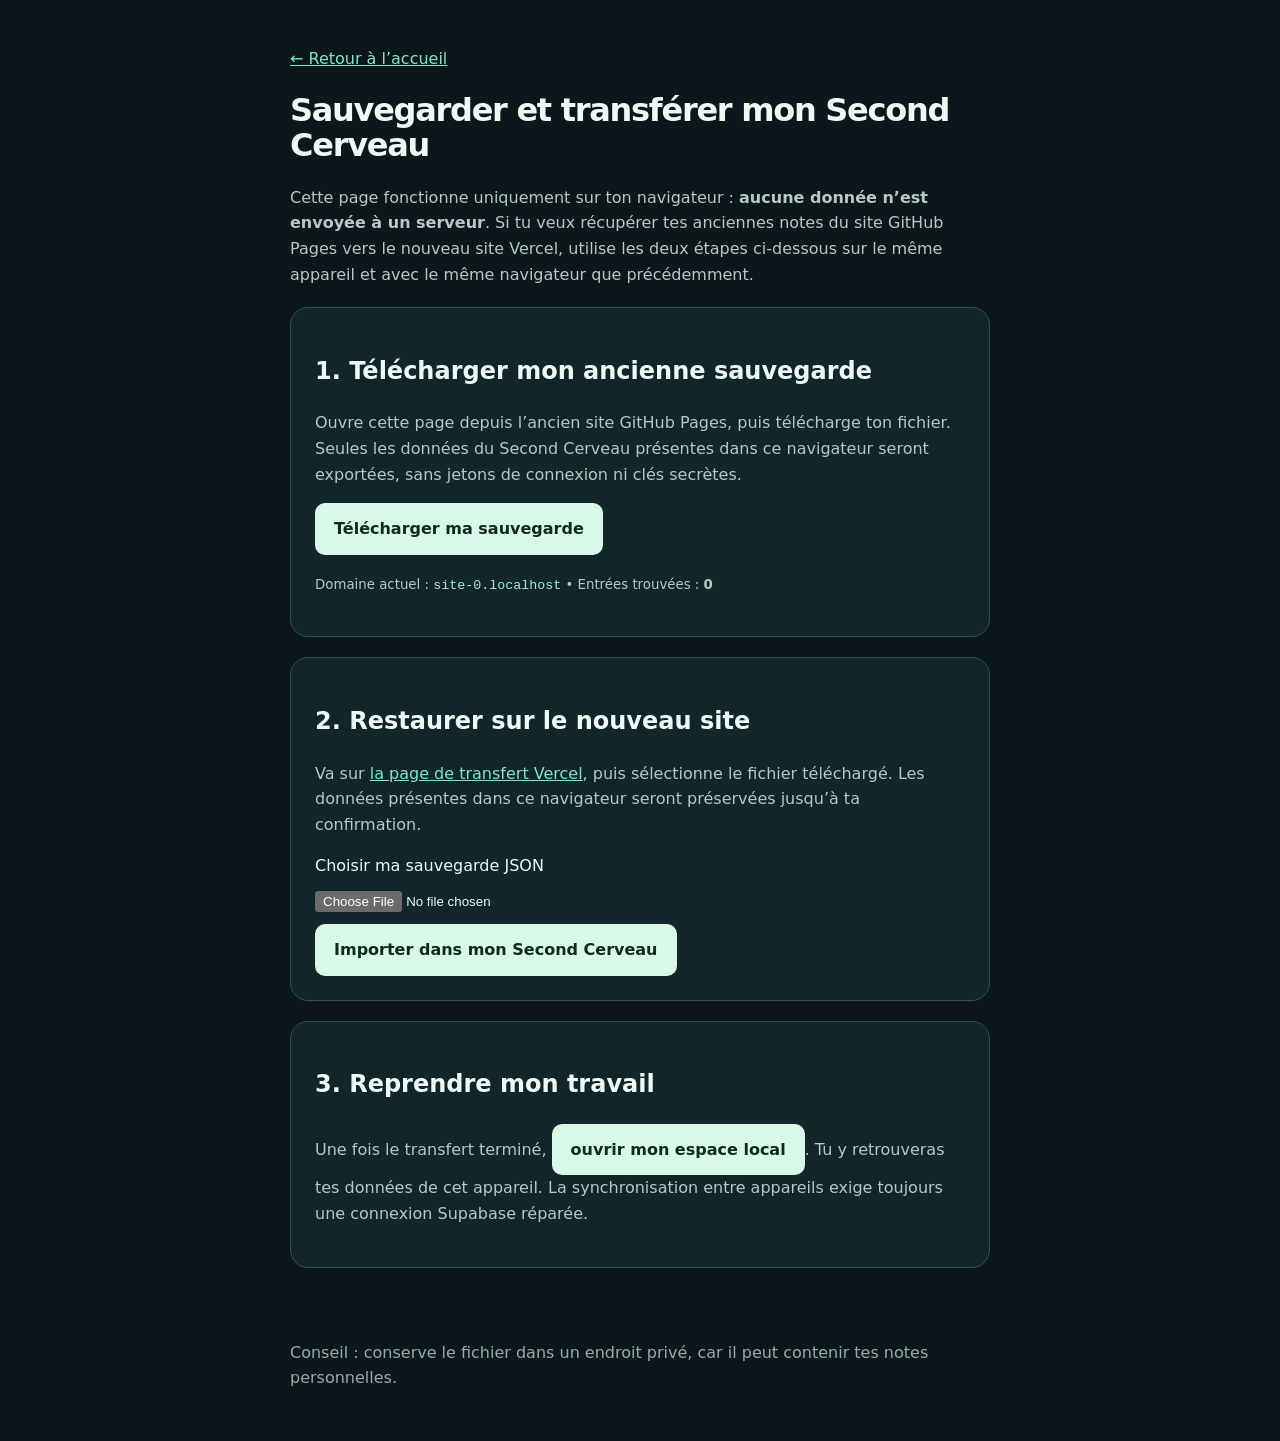
<file: second-cerveau/transfer.html>
<!doctype html><html lang="fr"><head><meta charset="utf-8"><meta name="viewport" content="width=device-width,initial-scale=1"><title>Transférer mes données — Second Cerveau OS</title>
<style>:root{color-scheme:dark}*{box-sizing:border-box}body{margin:0;padding:30px 16px;background:#0c171b;color:#edf9f5;font:16px/1.6 system-ui,-apple-system,sans-serif}main{max-width:700px;margin:auto}a{color:#85e5c5}h1{letter-spacing:-.04em;line-height:1.1}p,small{color:#b8c8c2}section{border:1px solid #325054;background:#11262a;padding:24px;border-radius:18px;margin:20px 0}button,.btn{display:inline-block;border:0;background:#d8f8e8;color:#102a22;padding:13px 19px;border-radius:10px;font:inherit;font-weight:700;cursor:pointer;text-decoration:none}button:disabled{opacity:.5}input[type=file]{display:block;width:100%;margin:12px 0}#message{white-space:pre-wrap;min-height:2rem;color:#bff5d5}code{color:#b1e6dd}footer{padding:20px 0;color:#9aa}</style></head>
<body><main><p><a href="./">← Retour à l’accueil</a></p><h1>Sauvegarder et transférer mon Second Cerveau</h1><p>Cette page fonctionne uniquement sur ton navigateur : <strong>aucune donnée n’est envoyée à un serveur</strong>. Si tu veux récupérer tes anciennes notes du site GitHub Pages vers le nouveau site Vercel, utilise les deux étapes ci-dessous sur le même appareil et avec le même navigateur que précédemment.</p>
<section><h2>1. Télécharger mon ancienne sauvegarde</h2><p>Ouvre cette page depuis l’ancien site GitHub Pages, puis télécharge ton fichier. Seules les données du Second Cerveau présentes dans ce navigateur seront exportées, sans jetons de connexion ni clés secrètes.</p><button id="export" type="button">Télécharger ma sauvegarde</button><p><small>Domaine actuel : <code id="hostname"></code> • Entrées trouvées : <strong id="count">…</strong></small></p></section>
<section><h2>2. Restaurer sur le nouveau site</h2><p>Va sur <a href="https://second-cerveau-os.vercel.app/transfer.html">la page de transfert Vercel</a>, puis sélectionne le fichier téléchargé. Les données présentes dans ce navigateur seront préservées jusqu’à ta confirmation.</p><label for="restore">Choisir ma sauvegarde JSON</label><input id="restore" type="file" accept=".json,application/json"><button id="import" type="button">Importer dans mon Second Cerveau</button></section>
<section><h2>3. Reprendre mon travail</h2><p>Une fois le transfert terminé, <a class="btn" href="./local.html">ouvrir mon espace local</a>. Tu y retrouveras tes données de cet appareil. La synchronisation entre appareils exige toujours une connexion Supabase réparée.</p></section>
<div role="status" aria-live="polite" id="message"></div><footer>Conseil : conserve le fichier dans un endroit privé, car il peut contenir tes notes personnelles.</footer></main>
<script>
(function(){
'use strict';
const status=document.getElementById('message'),count=document.getElementById('count'),input=document.getElementById('restore');
const filter=/^(second-brain-|jonathan-racines|carte-racines)/;
const unsafe=/(token|secret|password|passcode|api[-_]?key|access[-_]?code|sync-meta)/i;
const safe=k=>typeof k==='string'&&filter.test(k)&&!unsafe.test(k);
const entries=()=>{const o={};try{for(let i=0;i<localStorage.length;i++){const k=localStorage.key(i);if(safe(k))o[k]=localStorage.getItem(k);}}catch(e){}return o};
const update=()=>count.textContent=Object.keys(entries()).length;
document.getElementById('hostname').textContent=location.hostname;update();
document.getElementById('export').addEventListener('click',()=>{
const data=entries(),n=Object.keys(data).length;
if(!n){status.textContent="Aucune donnée locale Second Cerveau trouvée sur ce domaine et dans ce navigateur. Essaie l’ancien appareil ou navigateur.";return}
const payload={format:'second-cerveau-local-v1',created_at:new Date().toISOString(),source:location.origin,data};
const blob=new Blob([JSON.stringify(payload,null,2)],{type:'application/json'});
const href=URL.createObjectURL(blob);const a=document.createElement('a');a.href=href;a.download='second-cerveau-sauvegarde-'+new Date().toISOString().slice(0,10)+'.json';document.body.appendChild(a);a.click();a.remove();setTimeout(()=>URL.revokeObjectURL(href),1000);
status.textContent=n+' entrées sauvegardées. Ouvre maintenant la page de transfert sur Vercel pour les importer.';
});
document.getElementById('import').addEventListener('click',async()=>{
const f=input.files?.[0];if(!f){status.textContent='Sélectionne d’abord ton fichier .json.';return}
if(f.size>15*1024*1024){status.textContent='Fichier trop volumineux pour une restauration automatique (15 Mo maximum).';return}
try{
const p=JSON.parse(await f.text());
if(p.format!=='second-cerveau-local-v1'||!p.data||typeof p.data!=='object'||Array.isArray(p.data))throw Error('Format de sauvegarde non reconnu.');
const pairs=Object.entries(p.data).filter(([k,v])=>safe(k)&&typeof v==='string');
if(!pairs.length)throw Error('Ce fichier ne contient aucune donnée Second Cerveau utilisable.');
const existing=Object.keys(entries()).length;
if(!confirm('Importer '+pairs.length+' entrées depuis la sauvegarde ? '+(existing?'Attention : certaines de tes '+existing+' entrées locales actuelles pourront être remplacées.':'')+' Cette opération ne modifie pas ton compte Supabase.'))return;
let saved=0;for(const [k,v] of pairs){localStorage.setItem(k,v);saved++}
update();status.textContent=saved+' entrées importées. Clique sur « ouvrir mon espace local ».';
}catch(e){status.textContent='Importation impossible : '+e.message}
});
})();
</script></body></html>
</file>
